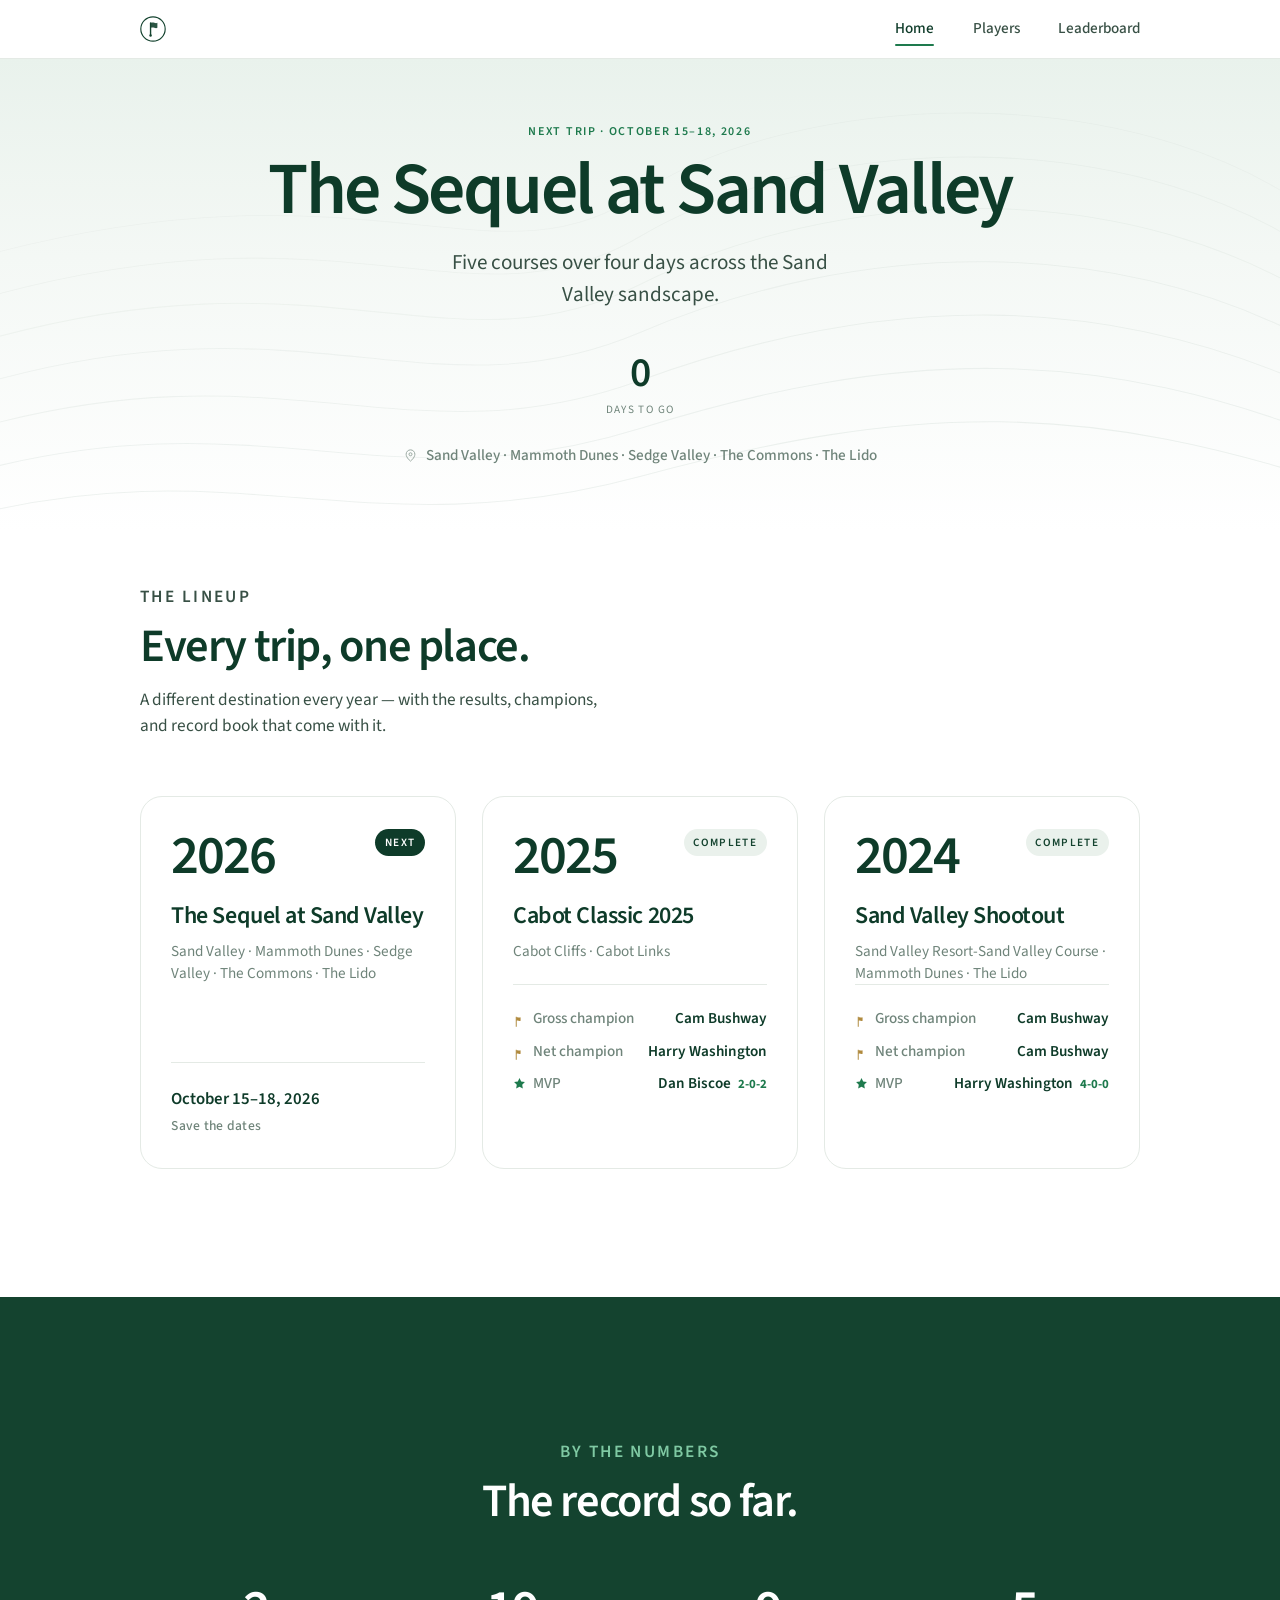
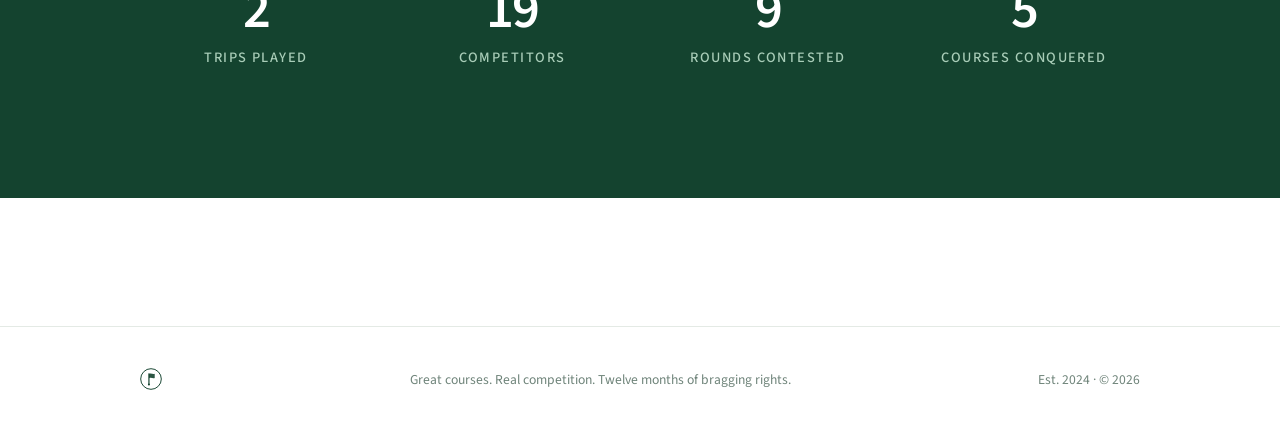
<file: index.html>
<!DOCTYPE html>
<html lang="en">
<head>
  <meta charset="UTF-8" />
  <meta name="viewport" content="width=device-width, initial-scale=1" />
  <title>Golf Trip Records</title>
  <meta name="description" content="An annual guys golf trip: the lineup, the players, and the all-time record book." />
  <meta name="theme-color" content="#ffffff" />
  <link rel="icon" type="image/svg+xml" href="[data-uri]" />
  <link rel="preconnect" href="https://fonts.googleapis.com" />
  <link rel="preconnect" href="https://fonts.gstatic.com" crossorigin />
  <link href="https://fonts.googleapis.com/css2?family=Source+Sans+3:ital,wght@0,400;0,500;0,600;0,700&display=swap" rel="stylesheet" />
  <style>
/* =========================================================================
   Golf Trip Records — Jobs-era Apple homage
   Light ground, deep pine ink, single Myriad-descended sans (Source Sans 3).
   ========================================================================= */

/* ---- Tokens ---- */
:root {
  --bg:          #ffffff;
  --bg-alt:      #f3f6f3;
  --ink:         #0e3b29;   /* deep pine — headings, brand */
  --ink-soft:    #38504590; /* transparent for layering */
  --ink-body:    #385045;   /* secondary text */
  --muted:       #6f847a;   /* captions, labels */
  --line:        #e4eae5;   /* hairlines */
  --line-strong: #cfd9d1;
  --green:       #14432f;
  --green-brt:   #1e7a4d;   /* interactive accent, used sparingly */
  --green-wash:  #eaf1ec;
  --white:       #ffffff;
  --gold:        #b08a3e;   /* champion marker, quiet */

  --maxw: 1080px;
  --pad:  clamp(1.25rem, 5vw, 2.5rem);
  --sect: clamp(4.5rem, 10vw, 8.5rem);

  --r-sm: 10px;
  --r-md: 16px;
  --r-lg: 22px;

  --ease: cubic-bezier(0.22, 1, 0.36, 1);
}

/* ---- Reset ---- */
*, *::before, *::after { box-sizing: border-box; margin: 0; padding: 0; }
html { -webkit-text-size-adjust: 100%; scroll-behavior: smooth; }
@media (prefers-reduced-motion: reduce) {
  html { scroll-behavior: auto; }
  *, *::before, *::after { animation-duration: 0.01ms !important; transition-duration: 0.01ms !important; }
}

body {
  font-family: "Source Sans 3", -apple-system, BlinkMacSystemFont, "Segoe UI", Helvetica, Arial, sans-serif;
  background: var(--bg);
  color: var(--ink-body);
  font-size: 17px;
  line-height: 1.55;
  font-weight: 400;
  -webkit-font-smoothing: antialiased;
  text-rendering: optimizeLegibility;
  font-variant-numeric: tabular-nums;
}

h1, h2, h3, h4 { color: var(--ink); font-weight: 600; line-height: 1.08; letter-spacing: -0.02em; }
a { color: inherit; text-decoration: none; }

.wrap { max-width: var(--maxw); margin: 0 auto; padding-inline: var(--pad); }
.wrap-wide { max-width: 1220px; margin: 0 auto; padding-inline: var(--pad); }

.eyebrow {
  font-size: 0.75rem; font-weight: 600; letter-spacing: 0.14em;
  text-transform: uppercase; color: var(--green-brt);
}

/* ---- Nav ---- */
.nav {
  position: sticky; top: 0; z-index: 100;
  background: rgba(255,255,255,0.82);
  backdrop-filter: saturate(180%) blur(18px);
  -webkit-backdrop-filter: saturate(180%) blur(18px);
  border-bottom: 1px solid var(--line);
}
.nav-inner {
  max-width: var(--maxw); margin: 0 auto; padding-inline: var(--pad);
  height: 58px; display: flex; align-items: center; justify-content: space-between;
}
.brand { display: flex; align-items: center; gap: 0.6rem; }
.brand svg { display: block; width: 26px; height: 26px; }
.brand .brand-name {
  font-weight: 600; color: var(--ink); font-size: 1.02rem; letter-spacing: -0.01em;
}
.nav-links { display: flex; gap: clamp(1.1rem, 4vw, 2.4rem); align-items: center; }
.nav-links a {
  font-size: 0.95rem; font-weight: 500; color: var(--ink-body);
  position: relative; padding: 4px 0; transition: color 0.25s var(--ease);
}
.nav-links a:hover { color: var(--ink); }
.nav-links a.active { color: var(--ink); }
.nav-links a.active::after {
  content: ""; position: absolute; left: 0; right: 0; bottom: -1px; height: 2px;
  background: var(--green-brt); border-radius: 2px;
}

/* ---- Hero ---- */
.hero { position: relative; overflow: hidden; background: linear-gradient(180deg, #e9f2ec 0%, #f4f8f5 42%, #ffffff 100%); }
.hero-contours {
  position: absolute; inset: 0; width: 100%; height: 100%;
  pointer-events: none; opacity: 0.65;
}
.hero-inner {
  position: relative; z-index: 1;
  max-width: var(--maxw); margin: 0 auto; padding-inline: var(--pad);
  padding-block: clamp(2.25rem, 5vw, 4rem);
  text-align: center;
}
.hero h1 {
  font-size: clamp(2.4rem, 6.4vw, 4.6rem);
  letter-spacing: -0.035em; line-height: 0.98;
  color: var(--ink); margin-top: 0.8rem;
}
.hero .sub {
  font-size: clamp(1.02rem, 2vw, 1.32rem); color: var(--ink-body);
  max-width: 40ch; margin: 1.2rem auto 0; font-weight: 400;
}
/* Compact hero for interior pages (players, leaderboard) */
.hero--compact .hero-inner { padding-block: clamp(2rem, 4vw, 3.25rem); }
.hero--compact h1 { font-size: clamp(2.1rem, 5vw, 3.5rem); }
.hero .meta {
  margin-top: 1.6rem; display: flex; flex-wrap: wrap; gap: 0.5rem 1.2rem;
  justify-content: center; color: var(--muted); font-size: 0.95rem; font-weight: 500;
}
.hero .meta span { display: inline-flex; align-items: center; gap: 0.45rem; }
.hero .meta svg { width: 15px; height: 15px; opacity: 0.7; flex: none; }

/* countdown */
.countdown {
  margin-top: 2.6rem; display: flex; justify-content: center; gap: clamp(0.8rem, 3vw, 2rem);
}
.countdown .unit { text-align: center; min-width: 52px; }
.countdown .num {
  font-size: clamp(1.8rem, 4vw, 2.6rem); font-weight: 600; color: var(--ink);
  letter-spacing: -0.03em; line-height: 1;
}
.countdown .lbl {
  font-size: 0.7rem; text-transform: uppercase; letter-spacing: 0.12em;
  color: var(--muted); margin-top: 0.4rem;
}

/* ---- Sections ---- */
.section { padding-block: var(--sect); }
.section.alt { background: var(--bg-alt); }
.section.dark { background: var(--green); }
.section.dark .eyebrow { color: #7fc9a3; }
.section.dark h2 { color: #ffffff; }
.section.dark .statband .n { color: #ffffff; }
.section.dark .statband .l { color: #a9cdb8; }
.section.pt-tight { padding-top: clamp(1.5rem, 3vw, 2.5rem); }
.section-head { max-width: 60ch; margin-bottom: clamp(2.5rem, 5vw, 3.5rem); }
.section-head.center { margin-inline: auto; text-align: center; }
.section-head h2 { font-size: clamp(1.9rem, 4vw, 2.9rem); letter-spacing: -0.03em; margin-top: 0.7rem; }
.section-head p { margin-top: 0.9rem; color: var(--ink-body); font-size: 1.08rem; }

/* ---- Lineup (trip cards) ---- */
.lineup { display: grid; gap: clamp(1rem, 2.5vw, 1.6rem); grid-template-columns: repeat(auto-fit, minmax(280px, 1fr)); }
.trip-card {
  position: relative; background: var(--white); border: 1px solid var(--line);
  border-radius: var(--r-lg); padding: 2rem 1.9rem; overflow: hidden;
  transition: transform 0.4s var(--ease), box-shadow 0.4s var(--ease), border-color 0.4s var(--ease);
  display: flex; flex-direction: column; min-height: 320px;
}
.trip-card:hover {
  transform: translateY(-4px);
  box-shadow: 0 18px 50px -24px rgba(14,59,41,0.35);
  border-color: var(--line-strong);
}
.trip-card .year {
  font-size: 3.4rem; font-weight: 600; color: var(--ink); letter-spacing: -0.04em; line-height: 1;
}
.trip-card .status {
  font-size: 0.7rem; text-transform: uppercase; letter-spacing: 0.12em; font-weight: 600;
  padding: 0.3rem 0.6rem; border-radius: 100px; align-self: flex-start;
}
.trip-card .status.done { background: var(--green-wash); color: var(--green); }
.trip-card .status.next { background: var(--ink); color: var(--white); }
.trip-card .tc-head { display: flex; justify-content: space-between; align-items: flex-start; gap: 1rem; }
.trip-card h3 { font-size: 1.5rem; margin-top: 1.2rem; letter-spacing: -0.02em; }
.trip-card .courses {
  margin-top: 0.7rem; color: var(--muted); font-size: 0.95rem; line-height: 1.45;
}
.trip-card .champs { margin-top: auto; padding-top: 1.4rem; border-top: 1px solid var(--line); display: grid; gap: 0.55rem; }
.trip-card .champ-row { display: flex; align-items: center; justify-content: space-between; gap: 0.5rem; font-size: 0.95rem; }
.trip-card .champ-row .k { color: var(--muted); font-weight: 500; display: inline-flex; align-items: center; gap: 0.4rem; }
.trip-card .champ-row .v { color: var(--ink); font-weight: 600; }
.trip-card .champ-row .flag { width: 13px; height: 13px; color: var(--gold); }
.trip-card .champ-row .star { display: inline-flex; width: 13px; height: 13px; color: var(--green-brt); }
.trip-card .champ-row .star svg { width: 13px; height: 13px; }
.trip-card .champ-row .rec {
  color: var(--green-brt); font-weight: 700; font-size: 0.8rem;
  font-variant-numeric: tabular-nums; margin-left: 0.25rem;
}
.trip-card .when { margin-top: auto; padding-top: 1.4rem; border-top: 1px solid var(--line); color: var(--ink); font-weight: 600; font-size: 1.05rem; }
.trip-card .when small { display: block; color: var(--muted); font-weight: 500; font-size: 0.85rem; margin-top: 0.2rem; letter-spacing: 0.02em; }

/* ---- Stat band ---- */
.statband { display: grid; grid-template-columns: repeat(auto-fit, minmax(150px, 1fr)); gap: 1.5rem; text-align: center; }
.statband .stat .n { font-size: clamp(2.4rem, 5vw, 3.4rem); font-weight: 600; color: var(--ink); letter-spacing: -0.04em; line-height: 1; }
.statband .stat .l { margin-top: 0.6rem; color: var(--muted); font-size: 0.9rem; text-transform: uppercase; letter-spacing: 0.1em; font-weight: 500; }

/* ---- Players grid ---- */
.players-grid { display: grid; gap: clamp(0.9rem, 2vw, 1.3rem); grid-template-columns: repeat(auto-fill, minmax(250px, 1fr)); }
.player-card {
  background: var(--white); border: 1px solid var(--line); border-radius: var(--r-md);
  padding: 1.5rem 1.5rem 1.35rem; transition: transform 0.35s var(--ease), box-shadow 0.35s var(--ease), border-color 0.35s var(--ease);
}
.player-card:hover { transform: translateY(-3px); box-shadow: 0 14px 40px -22px rgba(14,59,41,0.32); border-color: var(--line-strong); }
.player-card .pc-top { display: flex; align-items: center; gap: 0.85rem; }
.player-card .avatar {
  width: 42px; height: 42px; border-radius: 50%; flex: none;
  background: var(--green-wash); color: var(--green);
  display: grid; place-items: center; font-weight: 600; font-size: 0.95rem; letter-spacing: -0.01em;
}
.player-card .avatar.rookie { background: var(--bg-alt); color: var(--muted); }
.player-card h3 { font-size: 1.12rem; letter-spacing: -0.02em; }
.player-card .pc-sub { color: var(--muted); font-size: 0.82rem; font-weight: 500; margin-top: 0.1rem; }
.player-card .pc-stats { margin-top: 1.15rem; display: grid; grid-template-columns: 1fr 1fr; gap: 0.85rem 1rem; }
.player-card .pc-stat .v { font-size: 1.15rem; font-weight: 600; color: var(--ink); letter-spacing: -0.02em; }
.player-card .pc-stat .k { font-size: 0.72rem; color: var(--muted); text-transform: uppercase; letter-spacing: 0.08em; margin-top: 0.15rem; font-weight: 500; }
.player-card .pc-foot { margin-top: 1.15rem; padding-top: 0.95rem; border-top: 1px solid var(--line); display: flex; justify-content: space-between; align-items: center; }
.player-card .pc-foot .k { font-size: 0.78rem; color: var(--muted); font-weight: 500; }
.player-card .pc-foot .rc { font-weight: 600; color: var(--ink); font-variant-numeric: tabular-nums; }

/* ---- Leaderboard table ---- */
.lb-scroll { overflow-x: auto; border: 1px solid var(--line); border-radius: var(--r-md); background: var(--white); }
table.lb { width: 100%; border-collapse: collapse; font-variant-numeric: tabular-nums; min-width: 1040px; }
table.lb thead th {
  position: sticky; top: 0; background: var(--white);
  text-align: right; font-size: 0.72rem; font-weight: 600; color: var(--muted);
  text-transform: uppercase; letter-spacing: 0.06em; line-height: 1.25;
  padding: 0.9rem 0.7rem; border-bottom: 1px solid var(--line-strong);
  cursor: pointer; user-select: none; vertical-align: bottom; transition: color 0.2s var(--ease);
}
table.lb thead th:not(.player-col) { max-width: 5.5rem; }
table.lb thead th:hover { color: var(--ink); }
table.lb thead th.player-col, table.lb tbody td.player-col { text-align: left; }
table.lb thead th .arrow { opacity: 0; margin-left: 0.3rem; font-size: 0.7rem; }
table.lb thead th.sorted .arrow { opacity: 1; color: var(--green-brt); }
table.lb thead th.sorted { color: var(--ink); }
table.lb tbody td { text-align: right; padding: 0.8rem 0.7rem; border-bottom: 1px solid var(--line); font-size: 0.96rem; color: var(--ink-body); white-space: nowrap; }
table.lb tbody tr:last-child td { border-bottom: none; }
table.lb tbody tr { transition: background 0.15s var(--ease); }
table.lb tbody tr:hover { background: var(--bg-alt); }
table.lb td.player-col { font-weight: 600; color: var(--ink); }
table.lb .rank { color: var(--muted); font-weight: 600; width: 2.4rem; text-align: right; padding-right: 0.4rem; }
table.lb .medal { color: var(--gold); }
table.lb td .pos { display: inline-block; }
table.lb td.dim { color: var(--line-strong); }
.lb-note { margin-top: 1rem; color: var(--muted); font-size: 0.85rem; }

/* ---- Award icons ---- */
.awards { display: inline-flex; align-items: center; gap: 0.3rem; margin-left: 0.45rem; vertical-align: middle; }
.award { display: inline-flex; align-items: center; gap: 1px; }
.award svg { width: 15px; height: 15px; display: block; }
.award .cnt { font-size: 0.7rem; font-weight: 700; line-height: 1; }
.award.trophy { color: var(--gold); }
.award.mvp { color: var(--green-brt); }
table.lb .awards { margin-left: 0.35rem; }
.award-legend { display: inline-flex; flex-wrap: wrap; gap: 1.1rem; margin-top: 0.9rem; color: var(--muted); font-size: 0.82rem; }
.award-legend .item { display: inline-flex; align-items: center; gap: 0.4rem; }
.award-legend svg { width: 15px; height: 15px; }
.award-legend .trophy { color: var(--gold); }
.award-legend .mvp { color: var(--green-brt); }

/* ---- Trip cards as links ---- */
.trip-card--link { text-decoration: none; color: inherit; cursor: pointer; }
.trip-card .tc-cta {
  margin-top: 1.1rem; color: var(--green-brt); font-weight: 600; font-size: 0.92rem;
  opacity: 0; transform: translateX(-4px); transition: opacity 0.3s var(--ease), transform 0.3s var(--ease);
}
.trip-card--link:hover .tc-cta { opacity: 1; transform: none; }

/* ---- Trip detail page ---- */
.back-link {
  display: inline-flex; align-items: center; gap: 0.35rem; color: var(--green-brt);
  font-weight: 600; font-size: 0.92rem; margin-bottom: 1rem;
  transition: gap 0.25s var(--ease);
}
.back-link:hover { gap: 0.6rem; }
.trip-hero .hero-inner { text-align: center; }
.trip-hero .back-link { position: absolute; left: var(--pad); top: 1.1rem; margin: 0; }

.trip-summary {
  display: grid; grid-template-columns: repeat(auto-fit, minmax(180px, 1fr));
  gap: 1rem; margin-bottom: 2rem;
}
.tsum-card { background: var(--white); border: 1px solid var(--line); border-radius: var(--r-md); padding: 1.1rem 1.25rem; }
.tsum-label { font-size: 0.72rem; text-transform: uppercase; letter-spacing: 0.09em; color: var(--muted); font-weight: 600; }
.tsum-value { font-size: 1.3rem; font-weight: 600; color: var(--ink); letter-spacing: -0.02em; margin-top: 0.35rem; }
.tsum-sub { font-size: 0.82rem; color: var(--muted); margin-top: 0.3rem; font-variant-numeric: tabular-nums; }

/* segmented control */
.seg { display: inline-flex; background: var(--bg-alt); border: 1px solid var(--line); border-radius: 100px; padding: 3px; margin-bottom: 1.2rem; }
.seg-btn {
  border: 0; background: transparent; color: var(--ink-body); font: inherit; font-weight: 600;
  font-size: 0.9rem; padding: 0.4rem 1.3rem; border-radius: 100px; cursor: pointer;
  transition: background 0.2s var(--ease), color 0.2s var(--ease);
}
.seg-btn.on { background: var(--green); color: #fff; }

table.trip-lb thead th .rc-course {
  display: block; font-size: 0.6rem; font-weight: 500; color: var(--line-strong);
  text-transform: none; letter-spacing: 0; margin-top: 2px; white-space: nowrap;
}
table.trip-lb td.tot { font-weight: 600; color: var(--ink); }
table.trip-lb { min-width: 720px; }

/* ---- Footer ---- */
.footer { border-top: 1px solid var(--line); padding-block: 2.6rem; margin-top: var(--sect); }
.footer-inner { max-width: var(--maxw); margin: 0 auto; padding-inline: var(--pad); display: flex; align-items: center; justify-content: space-between; gap: 1rem; flex-wrap: wrap; }
.footer .brand svg { width: 22px; height: 22px; }
.footer p { color: var(--muted); font-size: 0.85rem; }

/* ---- Reveal animation ---- */
.reveal { opacity: 0; transform: translateY(18px); transition: opacity 0.7s var(--ease), transform 0.7s var(--ease); }
.reveal.in { opacity: 1; transform: none; }

/* ---- Loading / empty ---- */
.loading { color: var(--muted); text-align: center; padding: 3rem 0; font-size: 0.95rem; }

/* ---- Responsive ---- */
@media (max-width: 720px) {
  body { font-size: 16px; }
  .brand .brand-name { display: none; }
  .trip-card { min-height: auto; }
  .player-card .pc-stats { grid-template-columns: 1fr 1fr; }
}
@media (max-width: 460px) {
  .nav-links { gap: 1.05rem; }
  .nav-links a { font-size: 0.9rem; }
}

  </style>
</head>
<body>
  <div id="nav"></div>
  <main id="app"><div class="loading">Loading…</div></main>
  <div id="footer"></div>

  <script>
    window.__DATA = {"tournaments": [{"id": "sand-valley-shootout-2024", "name": "Sand Valley Shootout", "year": 2024, "date": "2024-05-04", "dateDisplay": "May 4, 2024", "courses": ["Sand Valley Resort-Sand Valley Course", "Mammoth Dunes", "The Lido"], "numRounds": 4, "players": [{"name": "Paul Akrouche", "handicap": 22.3, "role": "Player"}, {"name": "Todd Bushway", "handicap": 2.9, "role": "Player"}, {"name": "Derek Roschlein", "handicap": 9.1, "role": "Admin"}, {"name": "Conor O'Brien", "handicap": 12.2, "role": "Player"}, {"name": "Harry Washington", "handicap": 11.4, "role": "Owner"}, {"name": "Jason Weber", "handicap": 12.2, "role": "Player"}, {"name": "Edward Washington", "handicap": 13.3, "role": "Player"}, {"name": "Fred Akrouche", "handicap": 23.6, "role": "Player"}, {"name": "Devin Greaney", "handicap": 3.1, "role": "Player"}, {"name": "Tom Caruso", "handicap": 14.3, "role": "Player"}, {"name": "Cam Bushway", "handicap": 2.8, "role": "Player"}, {"name": "Joe Akrouche", "handicap": 11.8, "role": "Player"}], "leaderboard": {"gross": [{"player": "Cam Bushway", "rounds": ["+4", "-3", "+4", "+2"], "total": "+7"}, {"player": "Todd Bushway", "rounds": ["+6", "+2", "+3", "+3"], "total": "+14"}, {"player": "Devin Greaney", "rounds": ["+14", "+6", "+7", "+5"], "total": "+32"}, {"player": "Derek Roschlein", "rounds": ["+9", "+9", "+11", "+15"], "total": "+44"}, {"player": "Harry Washington", "rounds": ["+15", "+11", "+13", "+12"], "total": "+51"}, {"player": "Conor O'Brien", "rounds": ["+15", "+11", "+14", "+19"], "total": "+59"}, {"player": "Joe Akrouche", "rounds": ["+11", "+14", "+13", "+25"], "total": "+63"}, {"player": "Edward Washington", "rounds": ["+24", "+17", "+17", "+11"], "total": "+69"}, {"player": "Jason Weber", "rounds": ["+22", "+14", "+22", "+24"], "total": "+82"}, {"player": "Tom Caruso", "rounds": ["+24", "+16", "+23", "+24"], "total": "+87"}, {"player": "Paul Akrouche", "rounds": ["+30", "+27", "+25", "+17"], "total": "+99"}, {"player": "Fred Akrouche", "rounds": ["+36", "+28", "+37", "+18"], "total": "+119"}], "net": [{"player": "Cam Bushway", "rounds": ["+2", "-4", "+1", "+1"], "total": "E"}, {"player": "Todd Bushway", "rounds": ["+4", "+1", "E", "+2"], "total": "+7"}, {"player": "Harry Washington", "rounds": ["+4", "+2", "E", "+3"], "total": "+9"}, {"player": "Derek Roschlein", "rounds": ["E", "+2", "E", "+8"], "total": "+10"}, {"player": "Paul Akrouche", "rounds": ["+7", "+7", "-1", "-3"], "total": "+10"}, {"player": "Conor O'Brien", "rounds": ["+3", "+1", "E", "+9"], "total": "+13"}, {"player": "Edward Washington", "rounds": ["+11", "+6", "+2", "E"], "total": "+19"}, {"player": "Joe Akrouche", "rounds": ["-1", "+5", "-1", "+16"], "total": "+19"}, {"player": "Devin Greaney", "rounds": ["+11", "+5", "+3", "+4"], "total": "+23"}, {"player": "Fred Akrouche", "rounds": ["+12", "+7", "+10", "-3"], "total": "+26"}, {"player": "Tom Caruso", "rounds": ["+10", "+4", "+7", "+12"], "total": "+33"}, {"player": "Jason Weber", "rounds": ["+10", "+4", "+8", "+14"], "total": "+36"}]}, "ryderCup": {"teams": [{"team": "Team Todd", "total": "9.5", "players": [{"player": "Todd Bushway", "points_by_round": ["0", "1", "1", "0"]}, {"player": "Conor O'Brien", "points_by_round": ["1", "0", "0.5", "1"]}, {"player": "Edward Washington", "points_by_round": ["1", "0.5", "1", "1"]}, {"player": "Fred Akrouche", "points_by_round": ["0", "0.5", "0.5", "0.5"]}, {"player": "Harry Washington", "points_by_round": ["1", "1", "1", "1"]}, {"player": "Jason Weber", "points_by_round": ["1", "0", "1", "0"]}]}, {"team": "Team Cam", "total": "5.5", "players": [{"player": "Cam Bushway", "points_by_round": ["1", "1", "0", "1"]}, {"player": "Derek Roschlein", "points_by_round": ["0", "0.5", "0", "0"]}, {"player": "Devin Greaney", "points_by_round": ["0", "0", "0", "1"]}, {"player": "Joe Akrouche", "points_by_round": ["1", "1", "0.5", "0"]}, {"player": "Paul Akrouche", "points_by_round": ["0", "0.5", "0.5", "0.5"]}, {"player": "Tom Caruso", "points_by_round": ["0", "0", "0", "0"]}]}]}, "bestBall": null, "skins": null, "roundsActual": [{"course": "Sand Valley Resort-Sand Valley Course", "par": 72, "scores": {"Derek Roschlein": 81, "Tom Caruso": 96, "Conor O'Brien": 87, "Jason Weber": 94, "Devin Greaney": 86, "Paul Akrouche": 102, "Harry Washington": 87, "Edward Washington": 96, "Joe Akrouche": 83, "Cam Bushway": 76, "Fred Akrouche": 108, "Todd Bushway": 78}, "scoresNet": {"Cam Bushway": 74, "Todd Bushway": 76, "Harry Washington": 76, "Derek Roschlein": 72, "Paul Akrouche": 79, "Conor O'Brien": 75, "Edward Washington": 83, "Joe Akrouche": 71, "Devin Greaney": 83, "Fred Akrouche": 84, "Tom Caruso": 82, "Jason Weber": 82}}, {"course": "Mammoth Dunes", "par": 73, "scores": {"Todd Bushway": 75, "Harry Washington": 84, "Tom Caruso": 89, "Devin Greaney": 79, "Conor O'Brien": 84, "Jason Weber": 87, "Cam Bushway": 70, "Joe Akrouche": 87, "Fred Akrouche": 101, "Edward Washington": 90, "Paul Akrouche": 100, "Derek Roschlein": 82}, "scoresNet": {"Cam Bushway": 69, "Todd Bushway": 74, "Harry Washington": 75, "Derek Roschlein": 75, "Paul Akrouche": 80, "Conor O'Brien": 74, "Edward Washington": 79, "Joe Akrouche": 78, "Devin Greaney": 78, "Fred Akrouche": 80, "Tom Caruso": 77, "Jason Weber": 77}}, {"course": "The Lido", "par": 72, "scores": {"Harry Washington": 85, "Todd Bushway": 75, "Derek Roschlein": 83, "Cam Bushway": 76, "Edward Washington": 89, "Jason Weber": 94, "Tom Caruso": 95, "Devin Greaney": 79, "Conor O'Brien": 86, "Fred Akrouche": 109, "Joe Akrouche": 85, "Paul Akrouche": 97}, "scoresNet": {"Cam Bushway": 73, "Todd Bushway": 72, "Harry Washington": 72, "Derek Roschlein": 72, "Paul Akrouche": 71, "Conor O'Brien": 72, "Edward Washington": 74, "Joe Akrouche": 71, "Devin Greaney": 75, "Fred Akrouche": 82, "Tom Caruso": 79, "Jason Weber": 80}}, {"course": "Mammoth Dunes", "par": 73, "scores": {"Harry Washington": 85, "Fred Akrouche": 91, "Joe Akrouche": 98, "Paul Akrouche": 90, "Edward Washington": 84, "Jason Weber": 97, "Derek Roschlein": 88, "Devin Greaney": 78, "Conor O'Brien": 92, "Todd Bushway": 76, "Cam Bushway": 75, "Tom Caruso": 97}, "scoresNet": {"Cam Bushway": 74, "Todd Bushway": 75, "Harry Washington": 76, "Derek Roschlein": 81, "Paul Akrouche": 70, "Conor O'Brien": 82, "Edward Washington": 73, "Joe Akrouche": 89, "Devin Greaney": 77, "Fred Akrouche": 70, "Tom Caruso": 85, "Jason Weber": 87}}]}, {"id": "cabot-classic-2025-2025", "name": "Cabot Classic 2025", "year": 2025, "date": "2025-10-02", "dateDisplay": "Oct 2, 2025", "courses": ["Cabot Cliffs", "Cabot Links"], "numRounds": 5, "players": [{"name": "Tim Watson", "handicap": 10.7, "role": "Player"}, {"name": "Joe Akrouche", "handicap": 12.1, "role": "Player"}, {"name": "Harry Washington", "handicap": 8.2, "role": "Owner"}, {"name": "Michael Edwards", "handicap": 15.2, "role": "Player"}, {"name": "Conor O'Brien", "handicap": 9.9, "role": "Player"}, {"name": "Derek Roschlein", "handicap": 8.2, "role": "Admin"}, {"name": "Fred Akrouche", "handicap": 20.8, "role": "Player"}, {"name": "Edward Washington", "handicap": 10.0, "role": "Player"}, {"name": "Cam Bushway", "handicap": 2.9, "role": "Player"}, {"name": "Tom Caruso", "handicap": 13.6, "role": "Player"}, {"name": "Dan Sullivan", "handicap": 17.5, "role": "Player"}, {"name": "John Berger", "handicap": 25.0, "role": "Player"}, {"name": "James O'Brien", "handicap": 17.5, "role": "Player"}, {"name": "Louis Massard", "handicap": 12.9, "role": "Player"}, {"name": "Todd Bushway", "handicap": 2.8, "role": "Player"}, {"name": "Dan Biscoe", "handicap": 5.4, "role": "Player"}], "leaderboard": {"gross": [{"player": "Cam Bushway", "rounds": ["+6", "+9", "+4", "+8", ""], "total": "+27"}, {"player": "Dan Biscoe", "rounds": ["+14", "+6", "+9", "+8", ""], "total": "+37"}, {"player": "Harry Washington", "rounds": ["+12", "+7", "+8", "+16", ""], "total": "+43"}, {"player": "Todd Bushway", "rounds": ["+14", "+8", "+15", "+13", ""], "total": "+50"}, {"player": "Derek Roschlein", "rounds": ["+13", "+7", "+15", "+16", ""], "total": "+51"}, {"player": "Tim Watson", "rounds": ["+19", "+8", "+12", "+18", ""], "total": "+57"}, {"player": "Conor O'Brien", "rounds": ["+15", "+19", "+18", "+13", ""], "total": "+65"}, {"player": "Joe Akrouche", "rounds": ["+19", "+19", "+18", "+14", ""], "total": "+70"}, {"player": "Edward Washington", "rounds": ["+25", "+18", "+16", "+19", ""], "total": "+78"}, {"player": "Michael Edwards", "rounds": ["+19", "+20", "+22", "+19", ""], "total": "+80"}, {"player": "Louis Massard", "rounds": ["+28", "+17", "+21", "+20", ""], "total": "+86"}, {"player": "Tom Caruso", "rounds": ["+22", "+22", "+17", "+25", ""], "total": "+86"}, {"player": "James O'Brien", "rounds": ["+24", "+22", "+26", "+26", ""], "total": "+98"}, {"player": "Dan Sullivan", "rounds": ["+26", "+29", "+22", "+22", ""], "total": "+99"}, {"player": "Fred Akrouche", "rounds": ["+34", "+28", "+31", "+29", ""], "total": "+122"}, {"player": "John Berger", "rounds": ["+27", "+30", "+39", "+36", ""], "total": "+132"}], "net": [{"player": "Harry Washington", "rounds": ["+3", "-2", "-1", "+7", ""], "total": "+7"}, {"player": "Tim Watson", "rounds": ["+8", "-4", "E", "+7", ""], "total": "+11"}, {"player": "Cam Bushway", "rounds": ["+2", "+6", "+1", "+4", ""], "total": "+13"}, {"player": "Dan Biscoe", "rounds": ["+8", "E", "+3", "+2", ""], "total": "+13"}, {"player": "Michael Edwards", "rounds": ["+3", "+3", "+5", "+3", ""], "total": "+14"}, {"player": "Derek Roschlein", "rounds": ["+4", "-2", "+6", "+7", ""], "total": "+15"}, {"player": "Joe Akrouche", "rounds": ["+6", "+6", "+5", "+1", ""], "total": "+18"}, {"player": "Conor O'Brien", "rounds": ["+4", "+8", "+7", "+2", ""], "total": "+21"}, {"player": "James O'Brien", "rounds": ["+6", "+3", "+7", "+8", ""], "total": "+24"}, {"player": "Dan Sullivan", "rounds": ["+8", "+10", "+3", "+4", ""], "total": "+25"}, {"player": "John Berger", "rounds": ["+1", "+3", "+12", "+10", ""], "total": "+26"}, {"player": "Tom Caruso", "rounds": ["+8", "+7", "+2", "+11", ""], "total": "+28"}, {"player": "Louis Massard", "rounds": ["+14", "+3", "+7", "+6", ""], "total": "+30"}, {"player": "Fred Akrouche", "rounds": ["+12", "+5", "+8", "+7", ""], "total": "+32"}, {"player": "Edward Washington", "rounds": ["+14", "+7", "+5", "+8", ""], "total": "+34"}, {"player": "Todd Bushway", "rounds": ["+10", "+5", "+12", "+9", ""], "total": "+36"}]}, "ryderCup": {"teams": [{"team": "Team Cam", "total": "11.5", "players": [{"player": "Cam Bushway", "points_by_round": ["1", "0", "1", "1", ""]}, {"player": "Harry Washington", "points_by_round": ["0", "1", "1", "0", ""]}, {"player": "Tom Caruso", "points_by_round": ["0", "1", "0.5", "0", ""]}, {"player": "Joe Akrouche", "points_by_round": ["0", "1", "1", "1", ""]}, {"player": "Conor O'Brien", "points_by_round": ["0", "1", "1", "1", ""]}, {"player": "Michael Edwards", "points_by_round": ["1", "0", "0", "0.5", ""]}, {"player": "John Berger", "points_by_round": ["1", "0.5", "0", "0", ""]}, {"player": "Tim Watson", "points_by_round": ["1", "0.5", "0.5", "1", ""]}]}, {"team": "Team Todd", "total": "8.5", "players": [{"player": "Todd Bushway", "points_by_round": ["1", "1", "0", "0", ""]}, {"player": "Dan Biscoe", "points_by_round": ["1", "0.5", "0.5", "1", ""]}, {"player": "Edward Washington", "points_by_round": ["0", "0", "1", "0", ""]}, {"player": "James O'Brien", "points_by_round": ["1", "1", "0", "0", ""]}, {"player": "Fred Akrouche", "points_by_round": ["0", "0", "0", "0", ""]}, {"player": "Derek Roschlein", "points_by_round": ["1", "0.5", "0", "1", ""]}, {"player": "Louis Massard", "points_by_round": ["0", "0", "1", "0.5", ""]}, {"player": "Dan Sullivan", "points_by_round": ["0", "0", "0.5", "1", ""]}]}]}, "bestBall": null, "skins": [{"player": "Cam Bushway", "rounds": ["8", "", "", "", ""], "total": "8"}, {"player": "Harry Washington", "rounds": ["6", "", "", "", ""], "total": "6"}, {"player": "Joe Akrouche", "rounds": ["4", "", "", "", ""], "total": "4"}], "roundsActual": [{"course": "Cabot Links", "par": 70, "scores": {"Tim Watson": 89, "John Berger": 97, "Louis Massard": 98, "Fred Akrouche": 104, "Dan Biscoe": 84, "Derek Roschlein": 83, "Harry Washington": 82, "Conor O'Brien": 85, "Dan Sullivan": 96, "Edward Washington": 95, "Cam Bushway": 76, "Michael Edwards": 89, "Todd Bushway": 84, "James O'Brien": 94, "Tom Caruso": 92, "Joe Akrouche": 89}, "scoresNet": {"Harry Washington": 73, "Tim Watson": 78, "Cam Bushway": 72, "Dan Biscoe": 78, "Michael Edwards": 73, "Derek Roschlein": 74, "Joe Akrouche": 76, "Conor O'Brien": 74, "James O'Brien": 76, "Dan Sullivan": 78, "John Berger": 71, "Tom Caruso": 78, "Louis Massard": 84, "Fred Akrouche": 82, "Edward Washington": 84, "Todd Bushway": 80}}, {"course": "Cabot Cliffs", "par": 72, "scores": {"Harry Washington": 79, "Conor O'Brien": 91, "Louis Massard": 89, "Fred Akrouche": 100, "John Berger": 102, "Tim Watson": 80, "Derek Roschlein": 79, "Dan Biscoe": 78, "Cam Bushway": 81, "Michael Edwards": 92, "James O'Brien": 94, "Todd Bushway": 80, "Joe Akrouche": 91, "Tom Caruso": 94, "Edward Washington": 90, "Dan Sullivan": 101}, "scoresNet": {"Harry Washington": 70, "Tim Watson": 68, "Cam Bushway": 78, "Dan Biscoe": 72, "Michael Edwards": 75, "Derek Roschlein": 70, "Joe Akrouche": 78, "Conor O'Brien": 80, "James O'Brien": 75, "Dan Sullivan": 82, "John Berger": 75, "Tom Caruso": 79, "Louis Massard": 75, "Fred Akrouche": 77, "Edward Washington": 79, "Todd Bushway": 77}}, {"course": "Cabot Cliffs", "par": 72, "scores": {"Derek Roschlein": 87, "James O'Brien": 98, "Harry Washington": 80, "Joe Akrouche": 90, "Dan Biscoe": 81, "Dan Sullivan": 94, "Tim Watson": 84, "Tom Caruso": 89, "Edward Washington": 88, "John Berger": 111, "Louis Massard": 93, "Michael Edwards": 94, "Todd Bushway": 87, "Conor O'Brien": 90, "Fred Akrouche": 103, "Cam Bushway": 76}, "scoresNet": {"Harry Washington": 71, "Tim Watson": 72, "Cam Bushway": 73, "Dan Biscoe": 75, "Michael Edwards": 77, "Derek Roschlein": 78, "Joe Akrouche": 77, "Conor O'Brien": 79, "James O'Brien": 79, "Dan Sullivan": 75, "John Berger": 84, "Tom Caruso": 74, "Louis Massard": 79, "Fred Akrouche": 80, "Edward Washington": 77, "Todd Bushway": 84}}, {"course": "Cabot Links", "par": 70, "scores": {"Joe Akrouche": 84, "Fred Akrouche": 99, "Conor O'Brien": 83, "James O'Brien": 96, "Todd Bushway": 83, "Derek Roschlein": 86, "Harry Washington": 86, "Cam Bushway": 78, "John Berger": 106, "Dan Sullivan": 92, "Louis Massard": 90, "Michael Edwards": 89, "Tim Watson": 88, "Edward Washington": 89, "Tom Caruso": 95, "Dan Biscoe": 78}, "scoresNet": {"Harry Washington": 77, "Tim Watson": 77, "Cam Bushway": 74, "Dan Biscoe": 72, "Michael Edwards": 73, "Derek Roschlein": 77, "Joe Akrouche": 71, "Conor O'Brien": 72, "James O'Brien": 78, "Dan Sullivan": 74, "John Berger": 80, "Tom Caruso": 81, "Louis Massard": 76, "Fred Akrouche": 77, "Edward Washington": 78, "Todd Bushway": 79}}]}], "upcoming": {"_comment": "Upcoming (not-yet-played) trips. Move a trip into tournaments.json once it has results.", "trips": [{"id": "sand-valley-2026", "name": "The Sequel at Sand Valley", "year": 2026, "date": "2026-10-15", "dateDisplay": "October 15\u201318, 2026", "courses": ["Sand Valley", "Mammoth Dunes", "Sedge Valley", "The Commons", "The Lido"], "upcoming": true}]}, "players": {"_comment": "Official crew records. ryderCup is W-L-T (win=1, loss=0, tie=0.5). trophies = number of trip trophies, mvp = number of MVP awards. Players with no tournament appearances can be listed here too.", "players": [{"name": "Harry Washington", "ryderCup": "6-2-0", "trophies": 1, "mvp": 1}, {"name": "Conor O'Brien", "ryderCup": "5-3-0", "trophies": 1}, {"name": "Joe Akrouche", "ryderCup": "5-3-0"}, {"name": "Cam Bushway", "ryderCup": "5-2-1"}, {"name": "Edward Washington", "ryderCup": "5-1-2", "trophies": 2}, {"name": "Todd Bushway", "ryderCup": "4-4-0", "trophies": 2}, {"name": "Derek Roschlein", "ryderCup": "2-4-2", "trophies": 1}, {"name": "Louis Massard", "ryderCup": "2-2-0", "trophies": 1}, {"name": "James O'Brien", "ryderCup": "2-2-0", "trophies": 1}, {"name": "Jason Weber", "ryderCup": "2-2-0", "trophies": 1}, {"name": "Dan Biscoe", "ryderCup": "2-0-2", "trophies": 1, "mvp": 1}, {"name": "Tim Watson", "ryderCup": "2-0-2"}, {"name": "Dan Sullivan", "ryderCup": "2-0-2", "trophies": 1}, {"name": "Devin Greaney", "ryderCup": "1-3-0"}, {"name": "John Berger", "ryderCup": "1-1-2"}, {"name": "Paul Akrouche", "ryderCup": "1-1-2"}, {"name": "Tom Caruso", "ryderCup": "0-7-1"}, {"name": "Fred Akrouche", "ryderCup": "0-6-2", "trophies": 2}, {"name": "Michael Edwards", "ryderCup": "0-3-1"}, {"name": "Tyler Calos", "ryderCup": "0-0-0"}, {"name": "Mike McGrail", "ryderCup": "0-0-0"}]}, "tripMvps": {"_comment": "MVP for each trip, keyed by year. The record shown on the card is that player's Ryder Cup W-L-T for that trip (computed automatically).", "byYear": {"2024": "Harry Washington", "2025": "Dan Biscoe"}}};
  </script>
  <script>
/* =========================================================================
   Core: data loading, score parsing, stat aggregation.
   Shared by every page. No dependencies.
   ========================================================================= */

const SITE = {
  // Leave blank until the crew has a name; the nav shows the mark alone.
  name: "",
  tagline: "Great courses. Real competition. Twelve months of bragging rights.",
  est: 2024,
};

/* ---- Data loading ---------------------------------------------------- */
// Resolve data paths relative to the site root so pages in any folder work.

async function loadData() {
  return {
    tournaments: (window.__DATA.tournaments || []).slice().sort((a, b) => (a.date || "").localeCompare(b.date || "")),
    upcoming: (window.__DATA.upcoming.trips || []).slice().sort((a, b) => (a.date || "").localeCompare(b.date || "")),
    playersMeta: window.__DATA.players.players || [],
    tripMvps: (window.__DATA.tripMvps && window.__DATA.tripMvps.byYear) || {},
  };
}

// A player's Ryder Cup W-L-T for a single tournament (win=1, tie=0.5, loss=0).
function ryderRecordForTrip(t, name) {
  if (!t || !t.ryderCup) return null;
  for (const team of t.ryderCup.teams) {
    for (const pl of (team.players || [])) {
      if (pl.player === name) {
        let w = 0, l = 0, tie = 0;
        for (const x of (pl.points_by_round || [])) {
          const v = parseFloat(x);
          if (Number.isNaN(v)) continue;
          if (v === 1) w++;
          else if (v === 0) l++;
          else tie++;
        }
        return `${w}-${l}-${tie}`;
      }
    }
  }
  return null;
}

// Ryder Cup team point totals + winner for a tournament.
function ryderSummary(t) {
  if (!t || !t.ryderCup) return null;
  const teams = t.ryderCup.teams.map((team) => {
    let pts = 0;
    for (const pl of (team.players || []))
      for (const x of (pl.points_by_round || [])) {
        const v = parseFloat(x);
        if (!Number.isNaN(v)) pts += v;
      }
    return { name: team.team, points: pts };
  });
  const sorted = [...teams].sort((a, b) => b.points - a.points);
  const tie = sorted.length > 1 && sorted[0].points === sorted[1].points;
  return { teams, winner: tie ? null : sorted[0].name, tie };
}

// Shorten a course name for compact column headers.
function shortCourse(c) {
  if (!c) return "";
  c = c.split("-").pop();
  return c.replace(/ Course$/i, "").replace(/ Resort$/i, "").trim();
}

// Build per-player rows for a single trip: round-by-round actual strokes
// (gross + net), totals, to-par, and Ryder record.
function tripDetail(t) {
  const rounds = t.roundsActual || [];
  const pars = rounds.map((r) => r.par);
  const parTotal = pars.reduce((a, b) => a + (b || 0), 0);
  const names = new Set();
  rounds.forEach((r) => Object.keys(r.scores || {}).forEach((n) => names.add(n)));
  const rows = [];
  for (const name of names) {
    const gross = rounds.map((r) => (r.scores && r.scores[name] != null ? r.scores[name] : null));
    const net = rounds.map((r) => (r.scoresNet && r.scoresNet[name] != null ? r.scoresNet[name] : null));
    const sum = (arr) => arr.filter((x) => x != null).reduce((a, b) => a + b, 0);
    const gTotal = gross.some((x) => x != null) ? sum(gross) : null;
    const nTotal = net.some((x) => x != null) ? sum(net) : null;
    rows.push({
      name, gross, net,
      grossTotal: gTotal, netTotal: nTotal,
      grossToPar: gTotal == null ? null : gTotal - parTotal,
      netToPar: nTotal == null ? null : nTotal - parTotal,
      ryder: ryderRecordForTrip(t, name),
    });
  }
  return { rows, rounds, pars, parTotal };
}

/* ---- Score parsing --------------------------------------------------- */
// "E" -> 0, "+12" -> 12, "-3" -> -3, "" -> null
function parseScore(s) {
  if (s === null || s === undefined) return null;
  s = String(s).trim();
  if (s === "") return null;
  if (s.toUpperCase() === "E") return 0;
  const n = Number(s.replace("+", ""));
  return Number.isNaN(n) ? null : n;
}

// Format a to-par number back to display: 0 -> "E", 12 -> "+12", -3 -> "-3"
function fmtToPar(n, decimals = 0) {
  if (n === null || n === undefined || Number.isNaN(n)) return "\u2014";
  const v = decimals ? Number(n.toFixed(decimals)) : Math.round(n);
  if (v === 0) return "E";
  return v > 0 ? `+${v}` : `${v}`;
}

function ordinal(n) {
  if (n === null || n === undefined) return "\u2014";
  const s = ["th", "st", "nd", "rd"], v = n % 100;
  return n + (s[(v - 20) % 10] || s[v] || s[0]);
}

function initials(name) {
  return name.split(/\s+/).map((p) => p[0]).slice(0, 2).join("").toUpperCase();
}

/* ---- Rankings within a single tournament ----------------------------- */
// Returns Map<player, {score, rank}> using standard competition ranking.
function rankBoard(entries) {
  const scored = entries
    .map((e) => ({ player: e.player, score: parseScore(e.total) }))
    .filter((e) => e.score !== null)
    .sort((a, b) => a.score - b.score);
  const out = new Map();
  let rank = 0, seen = 0, prev = null;
  for (const row of scored) {
    seen++;
    if (row.score !== prev) { rank = seen; prev = row.score; }
    out.set(row.player, { score: row.score, rank });
  }
  return out;
}

/* ---- Ryder Cup record parsing --------------------------------------- */
// "6-2-0" -> {w:6,l:2,t:0, pts:6, played:8}
function parseRyder(rec) {
  if (!rec) return { w: 0, l: 0, t: 0, pts: 0, played: 0, display: "0-0-0" };
  const [w, l, t] = rec.split("-").map((x) => parseInt(x, 10) || 0);
  return { w, l, t, pts: w + 0.5 * t, played: w + l + t, display: rec };
}

/* ---- All-time aggregation ------------------------------------------- */
// Builds one row per player across all played tournaments.
function buildAllTime(data) {
  const { tournaments, playersMeta } = data;
  const players = new Map();

  const ensure = (name) => {
    if (!players.has(name)) {
      players.set(name, {
        name,
        trips: 0,
        grossWins: 0, netWins: 0,                 // overall (whole-trip) wins
        grossRoundWins: 0, netRoundWins: 0,        // individual round wins
        bestGross: null, bestNet: null,            // best (lowest) trip total to par
        grossTotals: [], netTotals: [],
        grossRoundScores: [], netRoundScores: [],   // actual strokes per counted round
        lastHandicap: null,
        ryder: parseRyder(null),
        trophies: 0, mvp: 0,
      });
    }
    return players.get(name);
  };

  // Count individual round wins for one competition (gross or net).
  // For each round, the lowest score wins; ties each get a full win.
  const tallyRoundWins = (entries, field) => {
    if (!entries || !entries.length) return;
    const numRounds = Math.max(...entries.map((e) => (e.rounds || []).length), 0);
    for (let r = 0; r < numRounds; r++) {
      const scores = entries
        .map((e) => ({ player: e.player, s: parseScore((e.rounds || [])[r]) }))
        .filter((x) => x.s !== null);
      if (scores.length < 2) continue; // need a real field to "win" a round
      const min = Math.min(...scores.map((x) => x.s));
      for (const x of scores) if (x.s === min) ensure(x.player)[field]++;
    }
  };

  // Seed from meta (captures crew with 0 trips + authoritative Ryder records)
  for (const m of playersMeta) {
    const p = ensure(m.name);
    if (m.ryderCup) p.ryder = parseRyder(m.ryderCup);
    if (m.trophies) p.trophies = m.trophies;
    if (m.mvp) p.mvp = m.mvp;
  }

  for (const t of tournaments) {
    const grossRank = rankBoard(t.leaderboard.gross || []);
    const netRank = rankBoard(t.leaderboard.net || []);

    // Roster presence = appeared on the trip
    const roster = new Set((t.players || []).map((p) => p.name));
    for (const rp of (t.players || [])) {
      const p = ensure(rp.name);
      if (rp.handicap !== null && rp.handicap !== undefined) p.lastHandicap = rp.handicap;
    }
    for (const name of roster) ensure(name).trips++;

    for (const [name, info] of grossRank) {
      const p = ensure(name);
      p.grossTotals.push(info.score);
      p.bestGross = p.bestGross === null ? info.score : Math.min(p.bestGross, info.score);
      if (info.rank === 1) p.grossWins++;
    }
    for (const [name, info] of netRank) {
      const p = ensure(name);
      p.netTotals.push(info.score);
      p.bestNet = p.bestNet === null ? info.score : Math.min(p.bestNet, info.score);
      if (info.rank === 1) p.netWins++;
    }

    // Individual round wins (gross from gross board, net from net board)
    tallyRoundWins(t.leaderboard.gross, "grossRoundWins");
    tallyRoundWins(t.leaderboard.net, "netRoundWins");

    // Actual round scores (practice rounds already excluded by parser)
    for (const rd of (t.roundsActual || [])) {
      for (const [name, strokes] of Object.entries(rd.scores || {})) {
        ensure(name).grossRoundScores.push(strokes);
      }
      for (const [name, strokes] of Object.entries(rd.scoresNet || {})) {
        ensure(name).netRoundScores.push(strokes);
      }
    }
  }

  const mean = (a) => (a.length ? a.reduce((x, y) => x + y, 0) / a.length : null);
  const rows = [...players.values()].map((p) => ({
    ...p,
    bestGrossRound: p.grossRoundScores.length ? Math.min(...p.grossRoundScores) : null,
    bestNetRound: p.netRoundScores.length ? Math.min(...p.netRoundScores) : null,
    avgGrossRound: mean(p.grossRoundScores),
    avgNetRound: mean(p.netRoundScores),
    roundsPlayed: p.grossRoundScores.length,
    rcPts: p.ryder.pts,
  }));

  return rows;
}

/* ---- Champions per tournament --------------------------------------- */
function championsFor(t) {
  const g = rankBoard(t.leaderboard.gross || []);
  const n = rankBoard(t.leaderboard.net || []);
  const winner = (map) => [...map.entries()].find(([, v]) => v.rank === 1)?.[0] || null;
  return { gross: winner(g), net: winner(n) };
}

/* ---- Award icons ----------------------------------------------------- */
const ICON_TROPHY = `<svg viewBox="0 0 24 24" fill="currentColor" aria-hidden="true"><path d="M6 4h12v2h3v2a4 4 0 0 1-4 4h-.3A6 6 0 0 1 13 15.9V18h2.5a1 1 0 0 1 1 1v.5h-9V19a1 1 0 0 1 1-1H11v-2.1A6 6 0 0 1 7.3 12H7a4 4 0 0 1-4-4V6h3V4Zm0 4H5a2 2 0 0 0 2 2V8Zm12 0v2a2 2 0 0 0 2-2h-2ZM7 20.5h10V22H7v-1.5Z"/></svg>`;
const ICON_MVP = `<svg viewBox="0 0 24 24" fill="currentColor" aria-hidden="true"><path d="M12 2l3.09 6.26 6.91 1-5 4.87 1.18 6.87L12 17.77l-6.18 3.23L7 14.13l-5-4.87 6.91-1L12 2z"/></svg>`;

// Returns inline award icons (trophy + MVP) with counts for a player row.
function awardIcons(p) {
  if (!p) return "";
  const parts = [];
  const t = p.trophies || 0, m = p.mvp || 0;
  if (t > 0) parts.push(
    `<span class="award trophy" title="${t} trip ${t === 1 ? "trophy" : "trophies"}">${ICON_TROPHY}${t > 1 ? `<span class="cnt">${t}</span>` : ""}</span>`
  );
  if (m > 0) parts.push(
    `<span class="award mvp" title="${m}\u00d7 MVP">${ICON_MVP}${m > 1 ? `<span class="cnt">${m}</span>` : ""}</span>`
  );
  return parts.length ? `<span class="awards">${parts.join("")}</span>` : "";
}

/* ---- Shared chrome: nav + footer ------------------------------------ */
const MARK = `<svg viewBox="0 0 32 32" fill="none" aria-hidden="true">
  <circle cx="16" cy="16" r="15" stroke="currentColor" stroke-width="1.4"/>
  <path d="M13 8.5v15" stroke="currentColor" stroke-width="1.7" stroke-linecap="round"/>
  <path d="M13 8.6c3.4-1.9 5.6 1.2 8.4-.2v6.2c-2.8 1.4-5-1.7-8.4.2" fill="currentColor" opacity="0.9"/>
  <circle cx="13" cy="24" r="1.5" fill="currentColor"/>
</svg>`;

function renderNav(active) {
  const links = [
    { href: "#home", label: "Home", key: "home" },
    { href: "#players", label: "Players", key: "players" },
    { href: "#leaderboard", label: "Leaderboard", key: "leaderboard" },
  ];
  const name = SITE.name
    ? `<span class="brand-name">${SITE.name}</span>` : "";
  return `<nav class="nav" id="nav"><div class="nav-inner">
    <a class="brand" href="#home" aria-label="Home" style="color:var(--green)">${MARK}${name}</a>
    <div class="nav-links">
      ${links.map((l) => `<a href="${l.href}" class="${l.key === active ? "active" : ""}">${l.label}</a>`).join("")}
    </div>
  </div></nav>`;
}

function renderFooter() {
  const yr = new Date().getFullYear();
  return `<footer class="footer" id="footer"><div class="footer-inner">
    <a class="brand" href="#home" style="color:var(--green)">${MARK}</a>
    <p>${SITE.tagline}</p>
    <p>Est. ${SITE.est} \u00b7 &copy; ${yr}</p>
  </div></footer>`;
}

function mountChrome(active) {
  const navEl = document.getElementById("nav");
  const footEl = document.getElementById("footer");
  if (navEl) navEl.outerHTML = renderNav(active);
  if (footEl) footEl.outerHTML = renderFooter();
}

/* ---- Scroll reveal --------------------------------------------------- */
function initReveal() {
  const els = document.querySelectorAll(".reveal");
  const reduce = window.matchMedia("(prefers-reduced-motion: reduce)").matches;
  if (!("IntersectionObserver" in window) || reduce) {
    els.forEach((el) => el.classList.add("in"));
    return;
  }
  const io = new IntersectionObserver((entries) => {
    entries.forEach((e) => { if (e.isIntersecting) { e.target.classList.add("in"); io.unobserve(e.target); } });
  }, { threshold: 0.08, rootMargin: "0px 0px -30px 0px" });
  els.forEach((el) => io.observe(el));
  // Fail-safe: reveal anything already in the viewport on load immediately,
  // and unconditionally reveal everything after a short delay so no content
  // can ever be left stuck at opacity:0 (e.g. if the observer misses it).
  requestAnimationFrame(() => {
    document.querySelectorAll(".reveal:not(.in)").forEach((el) => {
      if (el.getBoundingClientRect().top < window.innerHeight) el.classList.add("in");
    });
  });
  setTimeout(() => {
    document.querySelectorAll(".reveal:not(.in)").forEach((el) => el.classList.add("in"));
  }, 1400);
}

  </script>
  <script>
(function(){
window.__pages = window.__pages || {};
/* Home: hero for the next trip, the trip lineup (history + upcoming), stats. */

const ICON = {
  pin: `<svg viewBox="0 0 24 24" fill="none"><path d="M12 21s7-5.4 7-11a7 7 0 1 0-14 0c0 5.6 7 11 7 11Z" stroke="currentColor" stroke-width="1.6"/><circle cx="12" cy="10" r="2.4" stroke="currentColor" stroke-width="1.6"/></svg>`,
  cal: `<svg viewBox="0 0 24 24" fill="none"><rect x="3.5" y="5" width="17" height="16" rx="2.5" stroke="currentColor" stroke-width="1.6"/><path d="M3.5 9.5h17M8 3.5v3M16 3.5v3" stroke="currentColor" stroke-width="1.6" stroke-linecap="round"/></svg>`,
  flag: `<svg viewBox="0 0 24 24" fill="none"><path d="M6 21V4" stroke="currentColor" stroke-width="1.8" stroke-linecap="round"/><path d="M6 4.5c3-1.6 5 1 8-.2v6.4c-3 1.2-5-1.4-8 .2" fill="currentColor"/></svg>`,
  star: `<svg viewBox="0 0 24 24" fill="currentColor"><path d="M12 2l3.09 6.26 6.91 1-5 4.87 1.18 6.87L12 17.77l-6.18 3.23L7 14.13l-5-4.87 6.91-1L12 2z"/></svg>`,
};

const CONTOURS = `<svg class="hero-contours" viewBox="0 0 1200 520" preserveAspectRatio="xMidYMid slice" xmlns="http://www.w3.org/2000/svg" aria-hidden="true">
  <g fill="none" stroke="#14432f" stroke-width="1">
    <path d="M-40 470 C 220 400, 340 500, 600 430 S 1020 360, 1260 440" opacity="0.10"/>
    <path d="M-40 430 C 240 350, 360 460, 600 385 S 1030 305, 1260 400" opacity="0.09"/>
    <path d="M-40 390 C 260 300, 380 420, 600 340 S 1040 250, 1260 360" opacity="0.08"/>
    <path d="M-40 350 C 280 250, 400 380, 600 295 S 1050 195, 1260 320" opacity="0.07"/>
    <path d="M-40 310 C 300 205, 420 340, 600 250 S 1060 140, 1260 280" opacity="0.06"/>
    <path d="M-40 270 C 320 160, 440 300, 600 205 S 1070 90, 1260 240" opacity="0.05"/>
    <path d="M-40 230 C 340 120, 460 260, 600 165 S 1080 45, 1260 205" opacity="0.04"/>
  </g>
</svg>`;

function daysUntil(iso) {
  const target = new Date(iso + "T00:00:00");
  const now = new Date();
  const ms = target - now;
  return Math.max(0, Math.ceil(ms / 86400000));
}

function heroFor(next) {
  if (!next) {
    return `<section class="hero"><div class="hero-inner">
      <p class="eyebrow">The Annual Trip</p>
      <h1>Great courses.<br/>Better company.</h1>
      <p class="sub">${SITE.tagline}</p>
    </div></section>`;
  }
  const days = daysUntil(next.date);
  return `<section class="hero">
    ${CONTOURS}
    <div class="hero-inner">
      <p class="eyebrow">Next Trip \u00b7 ${next.dateDisplay}</p>
      <h1>${next.name}</h1>
      <p class="sub">Five courses over four days across the Sand Valley sandscape.</p>
      <div class="countdown" aria-label="Countdown to the next trip">
        <div class="unit"><div class="num">${days}</div><div class="lbl">Days to go</div></div>
      </div>
      <div class="meta">
        <span>${ICON.pin} ${next.courses.join(" \u00b7 ")}</span>
      </div>
    </div>
  </section>`;
}

function tripCard(trip, champs, mvp) {
  if (trip.upcoming) {
    return `<article class="trip-card reveal">
      <div class="tc-head">
        <div class="year">${trip.year}</div>
        <div class="status next">Next</div>
      </div>
      <h3>${trip.name}</h3>
      <div class="courses">${trip.courses.join(" \u00b7 ")}</div>
      <div class="when">${trip.dateDisplay}<small>Save the dates</small></div>
    </article>`;
  }
  const champRow = (label, name) => `<div class="champ-row">
    <span class="k"><span class="flag">${ICON.flag}</span>${label}</span>
    <span class="v">${name || "\u2014"}</span>
  </div>`;
  const mvpRow = mvp && mvp.name ? `<div class="champ-row">
    <span class="k"><span class="star">${ICON.star}</span>MVP</span>
    <span class="v">${mvp.name}${mvp.record ? ` <small class="rec">${mvp.record}</small>` : ""}</span>
  </div>` : "";
  const href = (typeof window !== "undefined" && window.__DATA) ? `#trip/${trip.year}` : `trip.html?year=${trip.year}`;
  return `<a class="trip-card trip-card--link reveal" href="${href}">
    <div class="tc-head">
      <div class="year">${trip.year}</div>
      <div class="status done">Complete</div>
    </div>
    <h3>${trip.name}</h3>
    <div class="courses">${(trip.courses || []).join(" \u00b7 ")}</div>
    <div class="champs">
      ${champRow("Gross champion", champs.gross)}
      ${champRow("Net champion", champs.net)}
      ${mvpRow}
    </div>
    <div class="tc-cta">View results \u2192</div>
  </a>`;
}

function statBand(data, allTime) {
  const trips = data.tournaments.length;
  const playersPlayed = allTime.filter((p) => p.trips > 0).length;
  const rounds = data.tournaments.reduce((a, t) => a + (t.numRounds || 0), 0);
  return `<div class="statband">
    <div class="stat reveal"><div class="n">${trips}</div><div class="l">Trips played</div></div>
    <div class="stat reveal"><div class="n">${playersPlayed}</div><div class="l">Competitors</div></div>
    <div class="stat reveal"><div class="n">${rounds}</div><div class="l">Rounds contested</div></div>
    <div class="stat reveal"><div class="n">${data.tournaments.reduce((a,t)=>a+(t.courses?.length||0),0)}</div><div class="l">Courses conquered</div></div>
  </div>`;
}

async function main() {
  mountChrome("home");
  const app = document.getElementById("app");
  try {
    const data = await loadData();
    const allTime = buildAllTime(data);
    const next = data.upcoming[0] || null;

    // Lineup: played (desc by date) + upcoming, most recent/next first
    const played = [...data.tournaments].reverse();
    const cards = [];
    for (const trip of data.upcoming) cards.push(tripCard(trip, {}, null));
    for (const trip of played) {
      const mvpName = data.tripMvps[String(trip.year)];
      const mvp = mvpName ? { name: mvpName, record: ryderRecordForTrip(trip, mvpName) } : null;
      cards.push(tripCard(trip, championsFor(trip), mvp));
    }

    app.innerHTML = `
      ${heroFor(next)}

      <section class="section pt-tight">
        <div class="wrap">
          <div class="section-head">
            <p class="eyebrow">The Lineup</p>
            <h2>Every trip, one place.</h2>
            <p>A different destination every year \u2014 with the results, champions, and record book that come with it.</p>
          </div>
          <div class="lineup">${cards.join("")}</div>
        </div>
      </section>

      <section class="section dark">
        <div class="wrap">
          <div class="section-head center">
            <p class="eyebrow">By the Numbers</p>
            <h2>The record so far.</h2>
          </div>
          ${statBand(data, allTime)}
        </div>
      </section>
    `;
    initReveal();
  } catch (err) {
    app.innerHTML = `<section class="section"><div class="wrap"><p class="loading">Couldn\u2019t load trip data. If you\u2019re previewing locally, run a local server (see README) \u2014 browsers block file access otherwise.</p></div></section>`;
    console.error(err);
  }
}

window.__pages["home"] = main;

})();
  </script>
  <script>
(function(){
window.__pages = window.__pages || {};
/* Players: a clean card grid, one per crew member, with career stats. */

function playerCard(p) {
  const rookie = p.trips === 0;
  const av = `<div class="avatar ${rookie ? "rookie" : ""}">${initials(p.name)}</div>`;
  const sub = rookie
    ? "Yet to tee it up"
    : `${p.trips} ${p.trips === 1 ? "trip" : "trips"}`;

  const stat = (v, k) => `<div class="pc-stat"><div class="v">${v}</div><div class="k">${k}</div></div>`;

  const stats = rookie
    ? stat("\u2014", "Lowest round") + stat("\u2014", "Avg round") +
      stat("\u2014", "Best net") + stat("\u2014", "Avg net") +
      stat("\u2014", "Overall net win") + stat("\u2014", "Overall gross win") +
      stat("\u2014", "Net round wins") + stat("\u2014", "Gross round wins") +
      stat("0", "Rounds") + stat(p.rcPts % 1 ? p.rcPts.toFixed(1) : p.rcPts, "RC pts")
    : stat(p.bestGrossRound ?? "\u2014", "Lowest round") +
      stat(p.avgGrossRound != null ? p.avgGrossRound.toFixed(1) : "\u2014", "Avg round") +
      stat(p.bestNetRound ?? "\u2014", "Best net") +
      stat(p.avgNetRound != null ? p.avgNetRound.toFixed(1) : "\u2014", "Avg net") +
      stat(p.netWins, "Overall net win") +
      stat(p.grossWins, "Overall gross win") +
      stat(p.netRoundWins, "Net round wins") +
      stat(p.grossRoundWins, "Gross round wins") +
      stat(p.roundsPlayed, "Rounds") +
      stat(p.rcPts % 1 ? p.rcPts.toFixed(1) : p.rcPts, "RC pts");

  return `<article class="player-card reveal">
    <div class="pc-top">${av}<div><h3>${p.name}${awardIcons(p)}</h3><div class="pc-sub">${sub}</div></div></div>
    <div class="pc-stats">${stats}</div>
    <div class="pc-foot"><span class="k">Ryder Cup (W\u2011L\u2011T)</span><span class="rc">${p.ryder.display}</span></div>
  </article>`;
}

async function main() {
  mountChrome("players");
  const app = document.getElementById("app");
  try {
    const data = await loadData();
    const rows = buildAllTime(data);

    // Sort: most trips, then best net finish, then name. Rookies fall to the end.
    rows.sort((a, b) =>
      (b.trips - a.trips) ||
      ((a.bestNet ?? 99) - (b.bestNet ?? 99)) ||
      a.name.localeCompare(b.name)
    );

    const veterans = rows.filter((p) => p.trips > 0);
    const rookies = rows.filter((p) => p.trips === 0);

    app.innerHTML = `
      <section class="hero hero--compact"><div class="hero-inner">
        <p class="eyebrow">The Field</p>
        <h1>The players.</h1>
        <p class="sub">Every competitor \u2014 appearances, scoring, wins, and where they stand in the Ryder Cup ledger.</p>
      </div></section>

      <section class="section pt-tight">
        <div class="wrap">
          <div class="players-grid">${veterans.map(playerCard).join("")}</div>
          ${rookies.length ? `
            <div class="section-head" style="margin-top:var(--sect)">
              <p class="eyebrow">On the Tee</p>
              <h2>Awaiting their debut.</h2>
              <p>On the crew, not yet on the board.</p>
            </div>
            <div class="players-grid">${rookies.map(playerCard).join("")}</div>
          ` : ""}
        </div>
      </section>
    `;
    initReveal();
  } catch (err) {
    app.innerHTML = `<section class="section"><div class="wrap"><p class="loading">Couldn\u2019t load player data. If previewing locally, run a local server (see README).</p></div></section>`;
    console.error(err);
  }
}

window.__pages["players"] = main;

})();
  </script>
  <script>
(function(){
window.__pages = window.__pages || {};
/* All-Time Leaderboard: one sortable table combining every stat we track. */

const COLUMNS = [
  { key: "name",           label: "Player",             type: "text",  player: true },
  { key: "trips",          label: "Trips",              type: "num",   dir: "desc" },
  { key: "netWins",        label: "Overall Net Win",    type: "num",   dir: "desc" },
  { key: "grossWins",      label: "Overall Gross Win",  type: "num",   dir: "desc" },
  { key: "netRoundWins",   label: "Net Round Wins",     type: "num",   dir: "desc" },
  { key: "grossRoundWins", label: "Gross Round Wins",   type: "num",   dir: "desc" },
  { key: "bestNetRound",   label: "Best Net",           type: "int",   dir: "asc" },
  { key: "bestGrossRound", label: "Best Gross",         type: "int",   dir: "asc" },
  { key: "avgNetRound",    label: "Avg Net",            type: "dec1",  dir: "asc" },
  { key: "avgGrossRound",  label: "Avg Gross",          type: "dec1",  dir: "asc" },
  { key: "ryderDisp",      label: "Ryder Cup",          type: "text2", dir: "desc", sortBy: "rcPts" },
  { key: "rcPts",          label: "RC Pts",             type: "pts",   dir: "desc" },
];

let STATE = { rows: [], sortKey: "rcPts", sortDir: "desc" };

function cellValue(row, col) {
  switch (col.type) {
    case "text":  return `<td class="player-col">${row.name}${awardIcons(row)}</td>`;
    case "text2": return `<td>${row.ryder.display}</td>`;
    case "num":   return `<td>${row[col.key]}</td>`;
    case "pts":   return `<td>${row.rcPts % 1 ? row.rcPts.toFixed(1) : row.rcPts}</td>`;
    case "int": {
      const v = row[col.key];
      return (v === null || v === undefined) ? `<td class="dim">\u2014</td>` : `<td>${v}</td>`;
    }
    case "dec1": {
      const v = row[col.key];
      return (v === null || v === undefined) ? `<td class="dim">\u2014</td>` : `<td>${v.toFixed(1)}</td>`;
    }
    default: return `<td>\u2014</td>`;
  }
}

function sortRows() {
  const col = COLUMNS.find((c) => (c.sortBy || c.key) === STATE.sortKey) ||
              COLUMNS.find((c) => c.key === STATE.sortKey);
  const key = STATE.sortKey;
  const dir = STATE.sortDir === "asc" ? 1 : -1;

  const val = (r) => {
    if (key === "name") return r.name.toLowerCase();
    if (key === "rcPts") return r.rcPts;
    const v = r[key];
    return v;
  };

  STATE.rows.sort((a, b) => {
    let av = val(a), bv = val(b);
    // Nulls always sink to the bottom regardless of direction.
    const an = av === null || av === undefined;
    const bn = bv === null || bv === undefined;
    if (an && bn) return a.name.localeCompare(b.name);
    if (an) return 1;
    if (bn) return -1;
    if (typeof av === "string") return dir * av.localeCompare(bv);
    if (av === bv) {
      // stable tiebreak: lower avg net round, then name
      const at = a.avgNetRound ?? 999, bt = b.avgNetRound ?? 999;
      return (at - bt) || a.name.localeCompare(b.name);
    }
    return dir * (av - bv);
  });
}

function render() {
  sortRows();
  // Exactly one column is the active sort — prefer the exact key match
  // (e.g. RC Pts) over a sortBy alias (e.g. the Ryder Cup text column).
  const activeCol = COLUMNS.find((c) => c.key === STATE.sortKey)
                 || COLUMNS.find((c) => (c.sortBy || c.key) === STATE.sortKey);
  const thead = COLUMNS.map((c) => {
    const sk = c.sortBy || c.key;
    const sorted = c === activeCol;
    const arrow = sorted ? (STATE.sortDir === "asc" ? "\u2191" : "\u2193") : "";
    return `<th data-key="${sk}" class="${c.player ? "player-col " : ""}${sorted ? "sorted" : ""}">${c.label}<span class="arrow">${arrow}</span></th>`;
  }).join("");

  const body = STATE.rows.map((row, i) => {
    const rankCell = `<td class="rank">${i + 1}</td>`;
    const cells = COLUMNS.map((c) => cellValue(row, c)).join("");
    return `<tr>${rankCell.replace("<td", "<td").replace("</td>", "</td>")}${cells}</tr>`;
  }).join("");

  document.getElementById("lb-mount").innerHTML = `
    <div class="lb-scroll">
      <table class="lb">
        <thead><tr><th class="rank" style="cursor:default"></th>${thead}</tr></thead>
        <tbody>${body}</tbody>
      </table>
    </div>
    <p class="lb-note">Tap any column to sort. Ryder Cup shown as wins\u2011losses\u2011ties (win = 1 pt, tie = \u00bd). Best and average are per-round actual scores (net and gross); practice rounds are excluded.</p>
    <div class="award-legend">
      <span class="item"><span class="trophy">${ICON_TROPHY}</span> Trip trophy</span>
      <span class="item"><span class="mvp">${ICON_MVP}</span> MVP</span>
    </div>
  `;

  document.querySelectorAll("table.lb thead th[data-key]").forEach((th) => {
    th.addEventListener("click", () => {
      const key = th.dataset.key;
      const col = COLUMNS.find((c) => (c.sortBy || c.key) === key);
      if (STATE.sortKey === key) {
        STATE.sortDir = STATE.sortDir === "asc" ? "desc" : "asc";
      } else {
        STATE.sortKey = key;
        STATE.sortDir = col?.dir || "desc";
      }
      render();
    });
  });
}

async function main() {
  mountChrome("leaderboard");
  const app = document.getElementById("app");
  try {
    const data = await loadData();
    STATE.rows = buildAllTime(data).filter((p) => p.trips > 0); // board = those who've played

    app.innerHTML = `
      <section class="hero hero--compact"><div class="hero-inner">
        <p class="eyebrow">The Record Book</p>
        <h1>All-time leaderboard.</h1>
        <p class="sub">Overall wins, round wins, best and average round (net and gross), and the Ryder Cup ledger \u2014 every trip in one table.</p>
      </div></section>

      <section class="section pt-tight">
        <div class="wrap-wide"><div id="lb-mount"></div></div>
      </section>
    `;
    render();
  } catch (err) {
    app.innerHTML = `<section class="section"><div class="wrap"><p class="loading">Couldn\u2019t load leaderboard data. If previewing locally, run a local server (see README).</p></div></section>`;
    console.error(err);
  }
}

window.__pages["leaderboard"] = main;

})();
  </script>
  <script>
(function(){
window.__pages = window.__pages || {};
/* Trip detail: one trip's full results — round-by-round actual scores,
   totals, to-par, and Ryder Cup record. Gross/Net toggle. */

function getTripYear() {
  const q = new URLSearchParams(location.search);
  if (q.get("year")) return q.get("year");
  const raw = (location.hash || "").replace(/^#/, "");
  if (raw.startsWith("trip/")) return raw.slice(5);
  return null;
}

let TRIP_STATE = { view: "gross", t: null, detail: null };

function tripTable() {
  const { t, detail, view } = TRIP_STATE;
  const { rows, rounds } = detail;
  const isGross = view === "gross";

  const totKey = isGross ? "grossTotal" : "netTotal";
  const parKey = isGross ? "grossToPar" : "netToPar";
  const arrKey = isGross ? "gross" : "net";

  const sorted = [...rows].sort((a, b) => {
    const av = a[totKey] ?? Infinity, bv = b[totKey] ?? Infinity;
    return av - bv || a.name.localeCompare(b.name);
  });

  const roundHeads = rounds.map((r, i) =>
    `<th title="${r.course || ""} (par ${r.par})">R${i + 1}<span class="rc-course">${shortCourse(r.course)}</span></th>`
  ).join("");

  // standard competition ranking on the active total
  let rank = 0, seen = 0, prev = null;
  const body = sorted.map((row) => {
    seen++;
    const tv = row[totKey];
    if (tv !== prev) { rank = seen; prev = tv; }
    const cells = row[arrKey].map((v) => `<td>${v == null ? "\u2014" : v}</td>`).join("");
    const medal = rank === 1 ? " medal" : "";
    return `<tr>
      <td class="rank${medal}">${rank}</td>
      <td class="player-col">${row.name}${awardIcons(row)}</td>
      ${cells}
      <td class="tot">${tv == null ? "\u2014" : tv}</td>
      <td>${fmtToPar(row[parKey], 0)}</td>
      <td>${row.ryder || "\u2014"}</td>
    </tr>`;
  }).join("");

  return `
    <div class="seg">
      <button class="seg-btn ${isGross ? "on" : ""}" data-view="gross">Gross</button>
      <button class="seg-btn ${!isGross ? "on" : ""}" data-view="net">Net</button>
    </div>
    <div class="lb-scroll">
      <table class="lb trip-lb">
        <thead><tr>
          <th class="rank" style="cursor:default"></th>
          <th class="player-col">Player</th>
          ${roundHeads}
          <th>Total</th>
          <th>To Par</th>
          <th>Ryder</th>
        </tr></thead>
        <tbody>${body}</tbody>
      </table>
    </div>
    <p class="lb-note">${isGross ? "Gross" : "Net"} scores are actual strokes per round. Ryder shows this trip\u2019s Ryder Cup record (W\u2011L\u2011T).</p>
  `;
}

function renderTripTable() {
  const mount = document.getElementById("trip-table");
  if (!mount) return;
  mount.innerHTML = tripTable();
  mount.querySelectorAll(".seg-btn").forEach((btn) => {
    btn.addEventListener("click", () => {
      TRIP_STATE.view = btn.dataset.view;
      renderTripTable();
    });
  });
}

async function main() {
  mountChrome(null);
  const app = document.getElementById("app");
  try {
    const data = await loadData();
    const year = getTripYear();
    const t = data.tournaments.find((x) => String(x.year) === String(year));
    const homeHref = window.__DATA ? "#home" : "index.html";

    if (!t) {
      app.innerHTML = `<section class="section"><div class="wrap">
        <a class="back-link" href="${homeHref}">\u2190 All trips</a>
        <p class="loading">That trip couldn\u2019t be found.</p>
      </div></section>`;
      return;
    }

    TRIP_STATE = { view: "gross", t, detail: tripDetail(t) };

    const champs = championsFor(t);
    const mvpName = data.tripMvps[String(t.year)];
    const mvp = mvpName ? { name: mvpName, record: ryderRecordForTrip(t, mvpName) } : null;
    const rc = ryderSummary(t);

    const sumCard = (label, value, sub) => `<div class="tsum-card">
      <div class="tsum-label">${label}</div>
      <div class="tsum-value">${value || "\u2014"}</div>
      ${sub ? `<div class="tsum-sub">${sub}</div>` : ""}
    </div>`;

    const rcValue = rc
      ? (rc.tie ? "Tied" : `${rc.winner}`)
      : null;
    const rcSub = rc ? rc.teams.map((tm) => `${tm.name} ${tm.points % 1 ? tm.points.toFixed(1) : tm.points}`).join("  \u00b7  ") : "";

    app.innerHTML = `
      <section class="hero hero--compact trip-hero">
        <div class="hero-inner">
          <a class="back-link" href="${homeHref}">\u2190 All trips</a>
          <p class="eyebrow">${t.dateDisplay || t.year}</p>
          <h1>${t.name}</h1>
          <div class="meta"><span>${(t.courses || []).map(shortCourse).join(" \u00b7 ")}</span></div>
        </div>
      </section>

      <section class="section pt-tight">
        <div class="wrap-wide">
          <div class="trip-summary">
            ${sumCard("Gross Champion", champs.gross)}
            ${sumCard("Net Champion", champs.net)}
            ${sumCard("MVP", mvp && mvp.name, mvp && mvp.record ? `Ryder ${mvp.record}` : "")}
            ${sumCard("Ryder Cup", rcValue, rcSub)}
          </div>
          <div id="trip-table"></div>
        </div>
      </section>
    `;
    renderTripTable();
  } catch (err) {
    app.innerHTML = `<section class="section"><div class="wrap"><p class="loading">Couldn\u2019t load this trip.</p></div></section>`;
    console.error(err);
  }
}

window.__pages["trip"] = main;

})();
  </script>
  <script>
    // Hash router: #players, #leaderboard, #trip/<year>, else home.
    function route() {
      const raw = (location.hash || '').replace(/^#/, '');
      let page = 'home';
      if (raw.startsWith('trip/')) page = 'trip';
      else if (raw === 'players' || raw === 'leaderboard') page = raw;
      document.getElementById('app').innerHTML = '<div class="loading">Loading…</div>';
      window.scrollTo(0, 0);
      (window.__pages[page] || window.__pages.home)();
    }
    window.addEventListener('hashchange', route);
    route();
  </script>
</body>
</html>
</file>
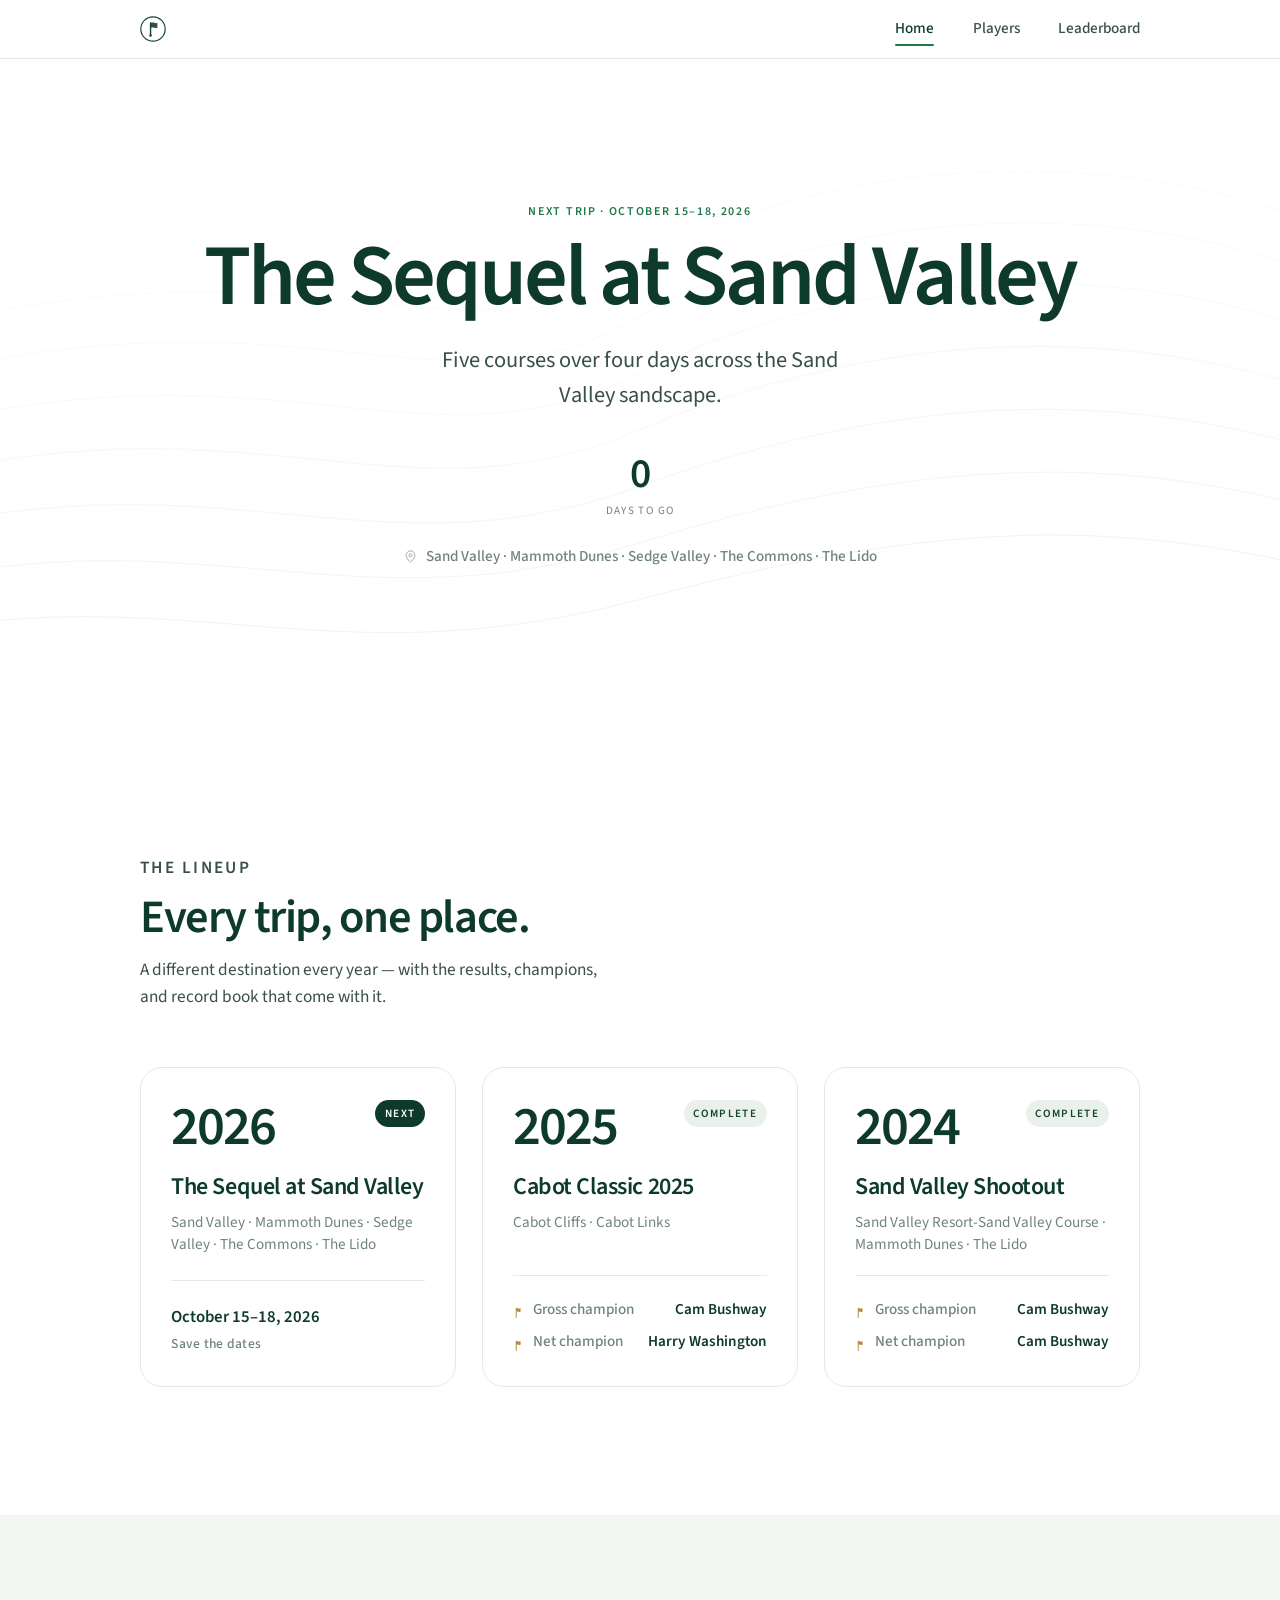
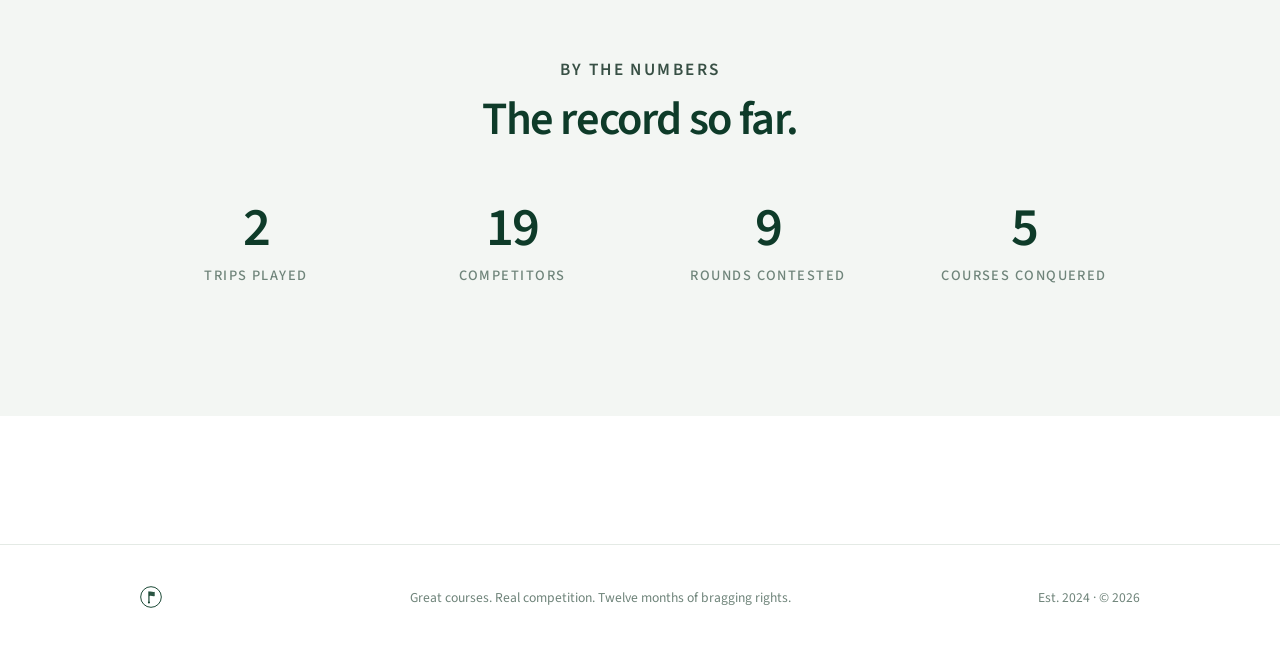
<file: golf-trip-records-SINGLE-FILE.html>
<!DOCTYPE html>
<html lang="en">
<head>
  <meta charset="UTF-8" />
  <meta name="viewport" content="width=device-width, initial-scale=1" />
  <title>Golf Trip Records</title>
  <meta name="description" content="An annual guys golf trip: the lineup, the players, and the all-time record book." />
  <meta name="theme-color" content="#ffffff" />
  <link rel="icon" type="image/svg+xml" href="[data-uri]" />
  <link rel="preconnect" href="https://fonts.googleapis.com" />
  <link rel="preconnect" href="https://fonts.gstatic.com" crossorigin />
  <link href="https://fonts.googleapis.com/css2?family=Source+Sans+3:ital,wght@0,400;0,500;0,600;0,700&display=swap" rel="stylesheet" />
  <style>
/* =========================================================================
   Golf Trip Records — Jobs-era Apple homage
   Light ground, deep pine ink, single Myriad-descended sans (Source Sans 3).
   ========================================================================= */

/* ---- Tokens ---- */
:root {
  --bg:          #ffffff;
  --bg-alt:      #f3f6f3;
  --ink:         #0e3b29;   /* deep pine — headings, brand */
  --ink-soft:    #38504590; /* transparent for layering */
  --ink-body:    #385045;   /* secondary text */
  --muted:       #6f847a;   /* captions, labels */
  --line:        #e4eae5;   /* hairlines */
  --line-strong: #cfd9d1;
  --green:       #14432f;
  --green-brt:   #1e7a4d;   /* interactive accent, used sparingly */
  --green-wash:  #eaf1ec;
  --white:       #ffffff;
  --gold:        #b08a3e;   /* champion marker, quiet */

  --maxw: 1080px;
  --pad:  clamp(1.25rem, 5vw, 2.5rem);
  --sect: clamp(4.5rem, 10vw, 8.5rem);

  --r-sm: 10px;
  --r-md: 16px;
  --r-lg: 22px;

  --ease: cubic-bezier(0.22, 1, 0.36, 1);
}

/* ---- Reset ---- */
*, *::before, *::after { box-sizing: border-box; margin: 0; padding: 0; }
html { -webkit-text-size-adjust: 100%; scroll-behavior: smooth; }
@media (prefers-reduced-motion: reduce) {
  html { scroll-behavior: auto; }
  *, *::before, *::after { animation-duration: 0.01ms !important; transition-duration: 0.01ms !important; }
}

body {
  font-family: "Source Sans 3", -apple-system, BlinkMacSystemFont, "Segoe UI", Helvetica, Arial, sans-serif;
  background: var(--bg);
  color: var(--ink-body);
  font-size: 17px;
  line-height: 1.55;
  font-weight: 400;
  -webkit-font-smoothing: antialiased;
  text-rendering: optimizeLegibility;
  font-variant-numeric: tabular-nums;
}

h1, h2, h3, h4 { color: var(--ink); font-weight: 600; line-height: 1.08; letter-spacing: -0.02em; }
a { color: inherit; text-decoration: none; }

.wrap { max-width: var(--maxw); margin: 0 auto; padding-inline: var(--pad); }

.eyebrow {
  font-size: 0.75rem; font-weight: 600; letter-spacing: 0.14em;
  text-transform: uppercase; color: var(--green-brt);
}

/* ---- Nav ---- */
.nav {
  position: sticky; top: 0; z-index: 100;
  background: rgba(255,255,255,0.82);
  backdrop-filter: saturate(180%) blur(18px);
  -webkit-backdrop-filter: saturate(180%) blur(18px);
  border-bottom: 1px solid var(--line);
}
.nav-inner {
  max-width: var(--maxw); margin: 0 auto; padding-inline: var(--pad);
  height: 58px; display: flex; align-items: center; justify-content: space-between;
}
.brand { display: flex; align-items: center; gap: 0.6rem; }
.brand svg { display: block; width: 26px; height: 26px; }
.brand .brand-name {
  font-weight: 600; color: var(--ink); font-size: 1.02rem; letter-spacing: -0.01em;
}
.nav-links { display: flex; gap: clamp(1.1rem, 4vw, 2.4rem); align-items: center; }
.nav-links a {
  font-size: 0.95rem; font-weight: 500; color: var(--ink-body);
  position: relative; padding: 4px 0; transition: color 0.25s var(--ease);
}
.nav-links a:hover { color: var(--ink); }
.nav-links a.active { color: var(--ink); }
.nav-links a.active::after {
  content: ""; position: absolute; left: 0; right: 0; bottom: -1px; height: 2px;
  background: var(--green-brt); border-radius: 2px;
}

/* ---- Hero ---- */
.hero { position: relative; overflow: hidden; background: var(--bg); }
.hero-contours {
  position: absolute; inset: 0; width: 100%; height: 100%;
  pointer-events: none; opacity: 0.5;
}
.hero-inner {
  position: relative; z-index: 1;
  max-width: var(--maxw); margin: 0 auto; padding-inline: var(--pad);
  padding-block: clamp(4.5rem, 13vw, 9rem);
  text-align: center;
}
.hero h1 {
  font-size: clamp(2.7rem, 7.5vw, 5.4rem);
  letter-spacing: -0.035em; line-height: 0.98;
  color: var(--ink); margin-top: 0.9rem;
}
.hero .sub {
  font-size: clamp(1.05rem, 2.2vw, 1.4rem); color: var(--ink-body);
  max-width: 40ch; margin: 1.4rem auto 0; font-weight: 400;
}
.hero .meta {
  margin-top: 1.6rem; display: flex; flex-wrap: wrap; gap: 0.5rem 1.2rem;
  justify-content: center; color: var(--muted); font-size: 0.95rem; font-weight: 500;
}
.hero .meta span { display: inline-flex; align-items: center; gap: 0.45rem; }
.hero .meta svg { width: 15px; height: 15px; opacity: 0.7; flex: none; }

/* countdown */
.countdown {
  margin-top: 2.6rem; display: flex; justify-content: center; gap: clamp(0.8rem, 3vw, 2rem);
}
.countdown .unit { text-align: center; min-width: 52px; }
.countdown .num {
  font-size: clamp(1.8rem, 4vw, 2.6rem); font-weight: 600; color: var(--ink);
  letter-spacing: -0.03em; line-height: 1;
}
.countdown .lbl {
  font-size: 0.7rem; text-transform: uppercase; letter-spacing: 0.12em;
  color: var(--muted); margin-top: 0.4rem;
}

/* ---- Sections ---- */
.section { padding-block: var(--sect); }
.section.alt { background: var(--bg-alt); }
.section-head { max-width: 60ch; margin-bottom: clamp(2.5rem, 5vw, 3.5rem); }
.section-head.center { margin-inline: auto; text-align: center; }
.section-head h2 { font-size: clamp(1.9rem, 4vw, 2.9rem); letter-spacing: -0.03em; margin-top: 0.7rem; }
.section-head p { margin-top: 0.9rem; color: var(--ink-body); font-size: 1.08rem; }

/* ---- Lineup (trip cards) ---- */
.lineup { display: grid; gap: clamp(1rem, 2.5vw, 1.6rem); grid-template-columns: repeat(auto-fit, minmax(280px, 1fr)); }
.trip-card {
  position: relative; background: var(--white); border: 1px solid var(--line);
  border-radius: var(--r-lg); padding: 2rem 1.9rem; overflow: hidden;
  transition: transform 0.4s var(--ease), box-shadow 0.4s var(--ease), border-color 0.4s var(--ease);
  display: flex; flex-direction: column; min-height: 320px;
}
.trip-card:hover {
  transform: translateY(-4px);
  box-shadow: 0 18px 50px -24px rgba(14,59,41,0.35);
  border-color: var(--line-strong);
}
.trip-card .year {
  font-size: 3.4rem; font-weight: 600; color: var(--ink); letter-spacing: -0.04em; line-height: 1;
}
.trip-card .status {
  font-size: 0.7rem; text-transform: uppercase; letter-spacing: 0.12em; font-weight: 600;
  padding: 0.3rem 0.6rem; border-radius: 100px; align-self: flex-start;
}
.trip-card .status.done { background: var(--green-wash); color: var(--green); }
.trip-card .status.next { background: var(--ink); color: var(--white); }
.trip-card .tc-head { display: flex; justify-content: space-between; align-items: flex-start; gap: 1rem; }
.trip-card h3 { font-size: 1.5rem; margin-top: 1.2rem; letter-spacing: -0.02em; }
.trip-card .courses {
  margin-top: 0.7rem; color: var(--muted); font-size: 0.95rem; line-height: 1.45;
}
.trip-card .champs { margin-top: auto; padding-top: 1.4rem; border-top: 1px solid var(--line); display: grid; gap: 0.55rem; }
.trip-card .champ-row { display: flex; align-items: center; justify-content: space-between; gap: 0.5rem; font-size: 0.95rem; }
.trip-card .champ-row .k { color: var(--muted); font-weight: 500; display: inline-flex; align-items: center; gap: 0.4rem; }
.trip-card .champ-row .v { color: var(--ink); font-weight: 600; }
.trip-card .champ-row .flag { width: 13px; height: 13px; color: var(--gold); }
.trip-card .when { margin-top: auto; padding-top: 1.4rem; border-top: 1px solid var(--line); color: var(--ink); font-weight: 600; font-size: 1.05rem; }
.trip-card .when small { display: block; color: var(--muted); font-weight: 500; font-size: 0.85rem; margin-top: 0.2rem; letter-spacing: 0.02em; }

/* ---- Stat band ---- */
.statband { display: grid; grid-template-columns: repeat(auto-fit, minmax(150px, 1fr)); gap: 1.5rem; text-align: center; }
.statband .stat .n { font-size: clamp(2.4rem, 5vw, 3.4rem); font-weight: 600; color: var(--ink); letter-spacing: -0.04em; line-height: 1; }
.statband .stat .l { margin-top: 0.6rem; color: var(--muted); font-size: 0.9rem; text-transform: uppercase; letter-spacing: 0.1em; font-weight: 500; }

/* ---- Players grid ---- */
.players-grid { display: grid; gap: clamp(0.9rem, 2vw, 1.3rem); grid-template-columns: repeat(auto-fill, minmax(250px, 1fr)); }
.player-card {
  background: var(--white); border: 1px solid var(--line); border-radius: var(--r-md);
  padding: 1.5rem 1.5rem 1.35rem; transition: transform 0.35s var(--ease), box-shadow 0.35s var(--ease), border-color 0.35s var(--ease);
}
.player-card:hover { transform: translateY(-3px); box-shadow: 0 14px 40px -22px rgba(14,59,41,0.32); border-color: var(--line-strong); }
.player-card .pc-top { display: flex; align-items: center; gap: 0.85rem; }
.player-card .avatar {
  width: 42px; height: 42px; border-radius: 50%; flex: none;
  background: var(--green-wash); color: var(--green);
  display: grid; place-items: center; font-weight: 600; font-size: 0.95rem; letter-spacing: -0.01em;
}
.player-card .avatar.rookie { background: var(--bg-alt); color: var(--muted); }
.player-card h3 { font-size: 1.12rem; letter-spacing: -0.02em; }
.player-card .pc-sub { color: var(--muted); font-size: 0.82rem; font-weight: 500; margin-top: 0.1rem; }
.player-card .pc-stats { margin-top: 1.15rem; display: grid; grid-template-columns: 1fr 1fr; gap: 0.85rem 1rem; }
.player-card .pc-stat .v { font-size: 1.15rem; font-weight: 600; color: var(--ink); letter-spacing: -0.02em; }
.player-card .pc-stat .k { font-size: 0.72rem; color: var(--muted); text-transform: uppercase; letter-spacing: 0.08em; margin-top: 0.15rem; font-weight: 500; }
.player-card .pc-foot { margin-top: 1.15rem; padding-top: 0.95rem; border-top: 1px solid var(--line); display: flex; justify-content: space-between; align-items: center; }
.player-card .pc-foot .k { font-size: 0.78rem; color: var(--muted); font-weight: 500; }
.player-card .pc-foot .rc { font-weight: 600; color: var(--ink); font-variant-numeric: tabular-nums; }

/* ---- Leaderboard table ---- */
.lb-scroll { overflow-x: auto; border: 1px solid var(--line); border-radius: var(--r-md); background: var(--white); }
table.lb { width: 100%; border-collapse: collapse; font-variant-numeric: tabular-nums; min-width: 820px; }
table.lb thead th {
  position: sticky; top: 0; background: var(--white);
  text-align: right; font-size: 0.74rem; font-weight: 600; color: var(--muted);
  text-transform: uppercase; letter-spacing: 0.07em;
  padding: 0.95rem 0.85rem; border-bottom: 1px solid var(--line-strong);
  cursor: pointer; user-select: none; white-space: nowrap; transition: color 0.2s var(--ease);
}
table.lb thead th:hover { color: var(--ink); }
table.lb thead th.player-col, table.lb tbody td.player-col { text-align: left; }
table.lb thead th .arrow { opacity: 0; margin-left: 0.3rem; font-size: 0.7rem; }
table.lb thead th.sorted .arrow { opacity: 1; color: var(--green-brt); }
table.lb thead th.sorted { color: var(--ink); }
table.lb tbody td { text-align: right; padding: 0.85rem 0.85rem; border-bottom: 1px solid var(--line); font-size: 0.98rem; color: var(--ink-body); white-space: nowrap; }
table.lb tbody tr:last-child td { border-bottom: none; }
table.lb tbody tr { transition: background 0.15s var(--ease); }
table.lb tbody tr:hover { background: var(--bg-alt); }
table.lb td.player-col { font-weight: 600; color: var(--ink); }
table.lb .rank { color: var(--muted); font-weight: 600; width: 2.4rem; text-align: right; padding-right: 0.4rem; }
table.lb .medal { color: var(--gold); }
table.lb td .pos { display: inline-block; }
table.lb td.dim { color: var(--line-strong); }
.lb-note { margin-top: 1rem; color: var(--muted); font-size: 0.85rem; }

/* ---- Footer ---- */
.footer { border-top: 1px solid var(--line); padding-block: 2.6rem; margin-top: var(--sect); }
.footer-inner { max-width: var(--maxw); margin: 0 auto; padding-inline: var(--pad); display: flex; align-items: center; justify-content: space-between; gap: 1rem; flex-wrap: wrap; }
.footer .brand svg { width: 22px; height: 22px; }
.footer p { color: var(--muted); font-size: 0.85rem; }

/* ---- Reveal animation ---- */
.reveal { opacity: 0; transform: translateY(18px); transition: opacity 0.7s var(--ease), transform 0.7s var(--ease); }
.reveal.in { opacity: 1; transform: none; }

/* ---- Loading / empty ---- */
.loading { color: var(--muted); text-align: center; padding: 3rem 0; font-size: 0.95rem; }

/* ---- Responsive ---- */
@media (max-width: 720px) {
  body { font-size: 16px; }
  .brand .brand-name { display: none; }
  .trip-card { min-height: auto; }
  .player-card .pc-stats { grid-template-columns: 1fr 1fr; }
}
@media (max-width: 460px) {
  .nav-links { gap: 1.05rem; }
  .nav-links a { font-size: 0.9rem; }
}

  </style>
</head>
<body>
  <div id="nav"></div>
  <main id="app"><div class="loading">Loading…</div></main>
  <div id="footer"></div>

  <script>
    window.__DATA = {"tournaments": [{"id": "sand-valley-shootout-2024", "name": "Sand Valley Shootout", "year": 2024, "date": "2024-05-04", "dateDisplay": "May 4, 2024", "courses": ["Sand Valley Resort-Sand Valley Course", "Mammoth Dunes", "The Lido"], "numRounds": 4, "players": [{"name": "Paul Akrouche", "handicap": 22.3, "role": "Player"}, {"name": "Todd Bushway", "handicap": 2.9, "role": "Player"}, {"name": "Derek Roschlein", "handicap": 9.1, "role": "Admin"}, {"name": "Conor O'Brien", "handicap": 12.2, "role": "Player"}, {"name": "Harry Washington", "handicap": 11.4, "role": "Owner"}, {"name": "Jason Weber", "handicap": 12.2, "role": "Player"}, {"name": "Edward Washington", "handicap": 13.3, "role": "Player"}, {"name": "Fred Akrouche", "handicap": 23.6, "role": "Player"}, {"name": "Devin Greaney", "handicap": 3.1, "role": "Player"}, {"name": "Tom Caruso", "handicap": 14.3, "role": "Player"}, {"name": "Cam Bushway", "handicap": 2.8, "role": "Player"}, {"name": "Joe Akrouche", "handicap": 11.8, "role": "Player"}], "leaderboard": {"gross": [{"player": "Cam Bushway", "rounds": ["+4", "-3", "+4", "+2"], "total": "+7"}, {"player": "Todd Bushway", "rounds": ["+6", "+2", "+3", "+3"], "total": "+14"}, {"player": "Devin Greaney", "rounds": ["+14", "+6", "+7", "+5"], "total": "+32"}, {"player": "Derek Roschlein", "rounds": ["+9", "+9", "+11", "+15"], "total": "+44"}, {"player": "Harry Washington", "rounds": ["+15", "+11", "+13", "+12"], "total": "+51"}, {"player": "Conor O'Brien", "rounds": ["+15", "+11", "+14", "+19"], "total": "+59"}, {"player": "Joe Akrouche", "rounds": ["+11", "+14", "+13", "+25"], "total": "+63"}, {"player": "Edward Washington", "rounds": ["+24", "+17", "+17", "+11"], "total": "+69"}, {"player": "Jason Weber", "rounds": ["+22", "+14", "+22", "+24"], "total": "+82"}, {"player": "Tom Caruso", "rounds": ["+24", "+16", "+23", "+24"], "total": "+87"}, {"player": "Paul Akrouche", "rounds": ["+30", "+27", "+25", "+17"], "total": "+99"}, {"player": "Fred Akrouche", "rounds": ["+36", "+28", "+37", "+18"], "total": "+119"}], "net": [{"player": "Cam Bushway", "rounds": ["+2", "-4", "+1", "+1"], "total": "E"}, {"player": "Todd Bushway", "rounds": ["+4", "+1", "E", "+2"], "total": "+7"}, {"player": "Harry Washington", "rounds": ["+4", "+2", "E", "+3"], "total": "+9"}, {"player": "Derek Roschlein", "rounds": ["E", "+2", "E", "+8"], "total": "+10"}, {"player": "Paul Akrouche", "rounds": ["+7", "+7", "-1", "-3"], "total": "+10"}, {"player": "Conor O'Brien", "rounds": ["+3", "+1", "E", "+9"], "total": "+13"}, {"player": "Edward Washington", "rounds": ["+11", "+6", "+2", "E"], "total": "+19"}, {"player": "Joe Akrouche", "rounds": ["-1", "+5", "-1", "+16"], "total": "+19"}, {"player": "Devin Greaney", "rounds": ["+11", "+5", "+3", "+4"], "total": "+23"}, {"player": "Fred Akrouche", "rounds": ["+12", "+7", "+10", "-3"], "total": "+26"}, {"player": "Tom Caruso", "rounds": ["+10", "+4", "+7", "+12"], "total": "+33"}, {"player": "Jason Weber", "rounds": ["+10", "+4", "+8", "+14"], "total": "+36"}]}, "ryderCup": {"teams": [{"team": "Team Todd", "total": "9.5", "players": [{"player": "Todd Bushway", "points_by_round": ["0", "1", "1", "0"]}, {"player": "Conor O'Brien", "points_by_round": ["1", "0", "0.5", "1"]}, {"player": "Edward Washington", "points_by_round": ["1", "0.5", "1", "1"]}, {"player": "Fred Akrouche", "points_by_round": ["0", "0.5", "0.5", "0.5"]}, {"player": "Harry Washington", "points_by_round": ["1", "1", "1", "1"]}, {"player": "Jason Weber", "points_by_round": ["1", "0", "1", "0"]}]}, {"team": "Team Cam", "total": "5.5", "players": [{"player": "Cam Bushway", "points_by_round": ["1", "1", "0", "1"]}, {"player": "Derek Roschlein", "points_by_round": ["0", "0.5", "0", "0"]}, {"player": "Devin Greaney", "points_by_round": ["0", "0", "0", "1"]}, {"player": "Joe Akrouche", "points_by_round": ["1", "1", "0.5", "0"]}, {"player": "Paul Akrouche", "points_by_round": ["0", "0.5", "0.5", "0.5"]}, {"player": "Tom Caruso", "points_by_round": ["0", "0", "0", "0"]}]}]}, "bestBall": null, "skins": null}, {"id": "cabot-classic-2025-2025", "name": "Cabot Classic 2025", "year": 2025, "date": "2025-10-02", "dateDisplay": "Oct 2, 2025", "courses": ["Cabot Cliffs", "Cabot Links"], "numRounds": 5, "players": [{"name": "Tim Watson", "handicap": 10.7, "role": "Player"}, {"name": "Joe Akrouche", "handicap": 12.1, "role": "Player"}, {"name": "Harry Washington", "handicap": 8.2, "role": "Owner"}, {"name": "Michael Edwards", "handicap": 15.2, "role": "Player"}, {"name": "Conor O'Brien", "handicap": 9.9, "role": "Player"}, {"name": "Derek Roschlein", "handicap": 8.2, "role": "Admin"}, {"name": "Fred Akrouche", "handicap": 20.8, "role": "Player"}, {"name": "Edward Washington", "handicap": 10.0, "role": "Player"}, {"name": "Cam Bushway", "handicap": 2.9, "role": "Player"}, {"name": "Tom Caruso", "handicap": 13.6, "role": "Player"}, {"name": "Dan Sullivan", "handicap": 17.5, "role": "Player"}, {"name": "John Berger", "handicap": 25.0, "role": "Player"}, {"name": "James O'Brien", "handicap": 17.5, "role": "Player"}, {"name": "Louis Massard", "handicap": 12.9, "role": "Player"}, {"name": "Todd Bushway", "handicap": 2.8, "role": "Player"}, {"name": "Dan Biscoe", "handicap": 5.4, "role": "Player"}], "leaderboard": {"gross": [{"player": "Cam Bushway", "rounds": ["+6", "+9", "+4", "+8", ""], "total": "+27"}, {"player": "Dan Biscoe", "rounds": ["+14", "+6", "+9", "+8", ""], "total": "+37"}, {"player": "Harry Washington", "rounds": ["+12", "+7", "+8", "+16", ""], "total": "+43"}, {"player": "Todd Bushway", "rounds": ["+14", "+8", "+15", "+13", ""], "total": "+50"}, {"player": "Derek Roschlein", "rounds": ["+13", "+7", "+15", "+16", ""], "total": "+51"}, {"player": "Tim Watson", "rounds": ["+19", "+8", "+12", "+18", ""], "total": "+57"}, {"player": "Conor O'Brien", "rounds": ["+15", "+19", "+18", "+13", ""], "total": "+65"}, {"player": "Joe Akrouche", "rounds": ["+19", "+19", "+18", "+14", ""], "total": "+70"}, {"player": "Edward Washington", "rounds": ["+25", "+18", "+16", "+19", ""], "total": "+78"}, {"player": "Michael Edwards", "rounds": ["+19", "+20", "+22", "+19", ""], "total": "+80"}, {"player": "Louis Massard", "rounds": ["+28", "+17", "+21", "+20", ""], "total": "+86"}, {"player": "Tom Caruso", "rounds": ["+22", "+22", "+17", "+25", ""], "total": "+86"}, {"player": "James O'Brien", "rounds": ["+24", "+22", "+26", "+26", ""], "total": "+98"}, {"player": "Dan Sullivan", "rounds": ["+26", "+29", "+22", "+22", ""], "total": "+99"}, {"player": "Fred Akrouche", "rounds": ["+34", "+28", "+31", "+29", ""], "total": "+122"}, {"player": "John Berger", "rounds": ["+27", "+30", "+39", "+36", ""], "total": "+132"}], "net": [{"player": "Harry Washington", "rounds": ["+3", "-2", "-1", "+7", ""], "total": "+7"}, {"player": "Tim Watson", "rounds": ["+8", "-4", "E", "+7", ""], "total": "+11"}, {"player": "Cam Bushway", "rounds": ["+2", "+6", "+1", "+4", ""], "total": "+13"}, {"player": "Dan Biscoe", "rounds": ["+8", "E", "+3", "+2", ""], "total": "+13"}, {"player": "Michael Edwards", "rounds": ["+3", "+3", "+5", "+3", ""], "total": "+14"}, {"player": "Derek Roschlein", "rounds": ["+4", "-2", "+6", "+7", ""], "total": "+15"}, {"player": "Joe Akrouche", "rounds": ["+6", "+6", "+5", "+1", ""], "total": "+18"}, {"player": "Conor O'Brien", "rounds": ["+4", "+8", "+7", "+2", ""], "total": "+21"}, {"player": "James O'Brien", "rounds": ["+6", "+3", "+7", "+8", ""], "total": "+24"}, {"player": "Dan Sullivan", "rounds": ["+8", "+10", "+3", "+4", ""], "total": "+25"}, {"player": "John Berger", "rounds": ["+1", "+3", "+12", "+10", ""], "total": "+26"}, {"player": "Tom Caruso", "rounds": ["+8", "+7", "+2", "+11", ""], "total": "+28"}, {"player": "Louis Massard", "rounds": ["+14", "+3", "+7", "+6", ""], "total": "+30"}, {"player": "Fred Akrouche", "rounds": ["+12", "+5", "+8", "+7", ""], "total": "+32"}, {"player": "Edward Washington", "rounds": ["+14", "+7", "+5", "+8", ""], "total": "+34"}, {"player": "Todd Bushway", "rounds": ["+10", "+5", "+12", "+9", ""], "total": "+36"}]}, "ryderCup": {"teams": [{"team": "Team Cam", "total": "11.5", "players": [{"player": "Cam Bushway", "points_by_round": ["1", "0", "1", "1", ""]}, {"player": "Harry Washington", "points_by_round": ["0", "1", "1", "0", ""]}, {"player": "Tom Caruso", "points_by_round": ["0", "1", "0.5", "0", ""]}, {"player": "Joe Akrouche", "points_by_round": ["0", "1", "1", "1", ""]}, {"player": "Conor O'Brien", "points_by_round": ["0", "1", "1", "1", ""]}, {"player": "Michael Edwards", "points_by_round": ["1", "0", "0", "0.5", ""]}, {"player": "John Berger", "points_by_round": ["1", "0.5", "0", "0", ""]}, {"player": "Tim Watson", "points_by_round": ["1", "0.5", "0.5", "1", ""]}]}, {"team": "Team Todd", "total": "8.5", "players": [{"player": "Todd Bushway", "points_by_round": ["1", "1", "0", "0", ""]}, {"player": "Dan Biscoe", "points_by_round": ["1", "0.5", "0.5", "1", ""]}, {"player": "Edward Washington", "points_by_round": ["0", "0", "1", "0", ""]}, {"player": "James O'Brien", "points_by_round": ["1", "1", "0", "0", ""]}, {"player": "Fred Akrouche", "points_by_round": ["0", "0", "0", "0", ""]}, {"player": "Derek Roschlein", "points_by_round": ["1", "0.5", "0", "1", ""]}, {"player": "Louis Massard", "points_by_round": ["0", "0", "1", "0.5", ""]}, {"player": "Dan Sullivan", "points_by_round": ["0", "0", "0.5", "1", ""]}]}]}, "bestBall": null, "skins": [{"player": "Cam Bushway", "rounds": ["8", "", "", "", ""], "total": "8"}, {"player": "Harry Washington", "rounds": ["6", "", "", "", ""], "total": "6"}, {"player": "Joe Akrouche", "rounds": ["4", "", "", "", ""], "total": "4"}]}], "upcoming": {"_comment": "Upcoming (not-yet-played) trips. Move a trip into tournaments.json once it has results.", "trips": [{"id": "sand-valley-2026", "name": "The Sequel at Sand Valley", "year": 2026, "date": "2026-10-15", "dateDisplay": "October 15\u201318, 2026", "courses": ["Sand Valley", "Mammoth Dunes", "Sedge Valley", "The Commons", "The Lido"], "upcoming": true}]}, "players": {"_comment": "Official crew records. ryderCup is the authoritative W-L-T (win=1, loss=0, tie=0.5). Players with no tournament appearances (e.g. new crew) can be listed here too.", "players": [{"name": "Harry Washington", "ryderCup": "6-2-0"}, {"name": "Conor O'Brien", "ryderCup": "5-3-0"}, {"name": "Joe Akrouche", "ryderCup": "5-3-0"}, {"name": "Cam Bushway", "ryderCup": "5-2-1"}, {"name": "Edward Washington", "ryderCup": "5-1-2"}, {"name": "Todd Bushway", "ryderCup": "4-4-0"}, {"name": "Derek Roschlein", "ryderCup": "2-4-2"}, {"name": "Louis Massard", "ryderCup": "2-2-0"}, {"name": "James O'Brien", "ryderCup": "2-2-0"}, {"name": "Jason Weber", "ryderCup": "2-2-0"}, {"name": "Dan Biscoe", "ryderCup": "2-0-2"}, {"name": "Tim Watson", "ryderCup": "2-0-2"}, {"name": "Dan Sullivan", "ryderCup": "2-0-2"}, {"name": "Devin Greaney", "ryderCup": "1-3-0"}, {"name": "John Berger", "ryderCup": "1-1-2"}, {"name": "Paul Akrouche", "ryderCup": "1-1-2"}, {"name": "Tom Caruso", "ryderCup": "0-7-1"}, {"name": "Fred Akrouche", "ryderCup": "0-6-2"}, {"name": "Michael Edwards", "ryderCup": "0-3-1"}, {"name": "Tyler Calos", "ryderCup": "0-0-0"}, {"name": "Mike McGrail", "ryderCup": "0-0-0"}]}};
  </script>
  <script>
/* =========================================================================
   Core: data loading, score parsing, stat aggregation.
   Shared by every page. No dependencies.
   ========================================================================= */

const SITE = {
  // Leave blank until the crew has a name; the nav shows the mark alone.
  name: "",
  tagline: "Great courses. Real competition. Twelve months of bragging rights.",
  est: 2024,
};

/* ---- Data loading ---------------------------------------------------- */
// Resolve data paths relative to the site root so pages in any folder work.

async function loadData() {
  return {
    tournaments: (window.__DATA.tournaments || []).slice().sort((a, b) => (a.date || "").localeCompare(b.date || "")),
    upcoming: (window.__DATA.upcoming.trips || []).slice().sort((a, b) => (a.date || "").localeCompare(b.date || "")),
    playersMeta: window.__DATA.players.players || [],
  };
}

/* ---- Score parsing --------------------------------------------------- */
// "E" -> 0, "+12" -> 12, "-3" -> -3, "" -> null
function parseScore(s) {
  if (s === null || s === undefined) return null;
  s = String(s).trim();
  if (s === "") return null;
  if (s.toUpperCase() === "E") return 0;
  const n = Number(s.replace("+", ""));
  return Number.isNaN(n) ? null : n;
}

// Format a to-par number back to display: 0 -> "E", 12 -> "+12", -3 -> "-3"
function fmtToPar(n, decimals = 0) {
  if (n === null || n === undefined || Number.isNaN(n)) return "\u2014";
  const v = decimals ? Number(n.toFixed(decimals)) : Math.round(n);
  if (v === 0) return "E";
  return v > 0 ? `+${v}` : `${v}`;
}

function ordinal(n) {
  if (n === null || n === undefined) return "\u2014";
  const s = ["th", "st", "nd", "rd"], v = n % 100;
  return n + (s[(v - 20) % 10] || s[v] || s[0]);
}

function initials(name) {
  return name.split(/\s+/).map((p) => p[0]).slice(0, 2).join("").toUpperCase();
}

/* ---- Rankings within a single tournament ----------------------------- */
// Returns Map<player, {score, rank}> using standard competition ranking.
function rankBoard(entries) {
  const scored = entries
    .map((e) => ({ player: e.player, score: parseScore(e.total) }))
    .filter((e) => e.score !== null)
    .sort((a, b) => a.score - b.score);
  const out = new Map();
  let rank = 0, seen = 0, prev = null;
  for (const row of scored) {
    seen++;
    if (row.score !== prev) { rank = seen; prev = row.score; }
    out.set(row.player, { score: row.score, rank });
  }
  return out;
}

/* ---- Ryder Cup record parsing --------------------------------------- */
// "6-2-0" -> {w:6,l:2,t:0, pts:6, played:8}
function parseRyder(rec) {
  if (!rec) return { w: 0, l: 0, t: 0, pts: 0, played: 0, display: "0-0-0" };
  const [w, l, t] = rec.split("-").map((x) => parseInt(x, 10) || 0);
  return { w, l, t, pts: w + 0.5 * t, played: w + l + t, display: rec };
}

/* ---- All-time aggregation ------------------------------------------- */
// Builds one row per player across all played tournaments.
function buildAllTime(data) {
  const { tournaments, playersMeta } = data;
  const players = new Map();

  const ensure = (name) => {
    if (!players.has(name)) {
      players.set(name, {
        name,
        trips: 0,
        grossWins: 0, netWins: 0,
        bestGross: null, bestNet: null,
        grossTotals: [], netTotals: [],
        lastHandicap: null,
        ryder: parseRyder(null),
      });
    }
    return players.get(name);
  };

  // Seed from meta (captures crew with 0 trips + authoritative Ryder records)
  for (const m of playersMeta) {
    const p = ensure(m.name);
    if (m.ryderCup) p.ryder = parseRyder(m.ryderCup);
  }

  for (const t of tournaments) {
    const grossRank = rankBoard(t.leaderboard.gross || []);
    const netRank = rankBoard(t.leaderboard.net || []);

    // Roster presence = appeared on the trip
    const roster = new Set((t.players || []).map((p) => p.name));
    for (const rp of (t.players || [])) {
      const p = ensure(rp.name);
      if (rp.handicap !== null && rp.handicap !== undefined) p.lastHandicap = rp.handicap;
    }
    for (const name of roster) ensure(name).trips++;

    for (const [name, info] of grossRank) {
      const p = ensure(name);
      p.grossTotals.push(info.score);
      p.bestGross = p.bestGross === null ? info.rank : Math.min(p.bestGross, info.rank);
      if (info.rank === 1) p.grossWins++;
    }
    for (const [name, info] of netRank) {
      const p = ensure(name);
      p.netTotals.push(info.score);
      p.bestNet = p.bestNet === null ? info.rank : Math.min(p.bestNet, info.rank);
      if (info.rank === 1) p.netWins++;
    }
  }

  const rows = [...players.values()].map((p) => ({
    ...p,
    avgGross: p.grossTotals.length ? p.grossTotals.reduce((a, b) => a + b, 0) / p.grossTotals.length : null,
    avgNet: p.netTotals.length ? p.netTotals.reduce((a, b) => a + b, 0) / p.netTotals.length : null,
    rcPts: p.ryder.pts,
  }));

  return rows;
}

/* ---- Champions per tournament --------------------------------------- */
function championsFor(t) {
  const g = rankBoard(t.leaderboard.gross || []);
  const n = rankBoard(t.leaderboard.net || []);
  const winner = (map) => [...map.entries()].find(([, v]) => v.rank === 1)?.[0] || null;
  return { gross: winner(g), net: winner(n) };
}

/* ---- Shared chrome: nav + footer ------------------------------------ */
const MARK = `<svg viewBox="0 0 32 32" fill="none" aria-hidden="true">
  <circle cx="16" cy="16" r="15" stroke="currentColor" stroke-width="1.4"/>
  <path d="M13 8.5v15" stroke="currentColor" stroke-width="1.7" stroke-linecap="round"/>
  <path d="M13 8.6c3.4-1.9 5.6 1.2 8.4-.2v6.2c-2.8 1.4-5-1.7-8.4.2" fill="currentColor" opacity="0.9"/>
  <circle cx="13" cy="24" r="1.5" fill="currentColor"/>
</svg>`;

function renderNav(active) {
  const links = [
    { href: "#home", label: "Home", key: "home" },
    { href: "#players", label: "Players", key: "players" },
    { href: "#leaderboard", label: "Leaderboard", key: "leaderboard" },
  ];
  const name = SITE.name
    ? `<span class="brand-name">${SITE.name}</span>` : "";
  return `<nav class="nav"><div class="nav-inner">
    <a class="brand" href="#home" aria-label="Home" style="color:var(--green)">${MARK}${name}</a>
    <div class="nav-links">
      ${links.map((l) => `<a href="${l.href}" class="${l.key === active ? "active" : ""}">${l.label}</a>`).join("")}
    </div>
  </div></nav>`;
}

function renderFooter() {
  const yr = new Date().getFullYear();
  return `<footer class="footer"><div class="footer-inner">
    <a class="brand" href="#home" style="color:var(--green)">${MARK}</a>
    <p>${SITE.tagline}</p>
    <p>Est. ${SITE.est} \u00b7 &copy; ${yr}</p>
  </div></footer>`;
}

function mountChrome(active) {
  const navEl = document.getElementById("nav");
  const footEl = document.getElementById("footer");
  if (navEl) navEl.outerHTML = renderNav(active);
  if (footEl) footEl.outerHTML = renderFooter();
}

/* ---- Scroll reveal --------------------------------------------------- */
function initReveal() {
  const els = document.querySelectorAll(".reveal");
  const reduce = window.matchMedia("(prefers-reduced-motion: reduce)").matches;
  if (!("IntersectionObserver" in window) || reduce) {
    els.forEach((el) => el.classList.add("in"));
    return;
  }
  const io = new IntersectionObserver((entries) => {
    entries.forEach((e) => { if (e.isIntersecting) { e.target.classList.add("in"); io.unobserve(e.target); } });
  }, { threshold: 0.08, rootMargin: "0px 0px -30px 0px" });
  els.forEach((el) => io.observe(el));
  // Fail-safe: reveal anything already in the viewport on load immediately,
  // and unconditionally reveal everything after a short delay so no content
  // can ever be left stuck at opacity:0 (e.g. if the observer misses it).
  requestAnimationFrame(() => {
    document.querySelectorAll(".reveal:not(.in)").forEach((el) => {
      if (el.getBoundingClientRect().top < window.innerHeight) el.classList.add("in");
    });
  });
  setTimeout(() => {
    document.querySelectorAll(".reveal:not(.in)").forEach((el) => el.classList.add("in"));
  }, 1400);
}

  </script>
  <script>
(function(){
window.__pages = window.__pages || {};
/* Home: hero for the next trip, the trip lineup (history + upcoming), stats. */

const ICON = {
  pin: `<svg viewBox="0 0 24 24" fill="none"><path d="M12 21s7-5.4 7-11a7 7 0 1 0-14 0c0 5.6 7 11 7 11Z" stroke="currentColor" stroke-width="1.6"/><circle cx="12" cy="10" r="2.4" stroke="currentColor" stroke-width="1.6"/></svg>`,
  cal: `<svg viewBox="0 0 24 24" fill="none"><rect x="3.5" y="5" width="17" height="16" rx="2.5" stroke="currentColor" stroke-width="1.6"/><path d="M3.5 9.5h17M8 3.5v3M16 3.5v3" stroke="currentColor" stroke-width="1.6" stroke-linecap="round"/></svg>`,
  flag: `<svg viewBox="0 0 24 24" fill="none"><path d="M6 21V4" stroke="currentColor" stroke-width="1.8" stroke-linecap="round"/><path d="M6 4.5c3-1.6 5 1 8-.2v6.4c-3 1.2-5-1.4-8 .2" fill="currentColor"/></svg>`,
};

const CONTOURS = `<svg class="hero-contours" viewBox="0 0 1200 520" preserveAspectRatio="xMidYMid slice" xmlns="http://www.w3.org/2000/svg" aria-hidden="true">
  <g fill="none" stroke="#14432f" stroke-width="1">
    <path d="M-40 470 C 220 400, 340 500, 600 430 S 1020 360, 1260 440" opacity="0.10"/>
    <path d="M-40 430 C 240 350, 360 460, 600 385 S 1030 305, 1260 400" opacity="0.09"/>
    <path d="M-40 390 C 260 300, 380 420, 600 340 S 1040 250, 1260 360" opacity="0.08"/>
    <path d="M-40 350 C 280 250, 400 380, 600 295 S 1050 195, 1260 320" opacity="0.07"/>
    <path d="M-40 310 C 300 205, 420 340, 600 250 S 1060 140, 1260 280" opacity="0.06"/>
    <path d="M-40 270 C 320 160, 440 300, 600 205 S 1070 90, 1260 240" opacity="0.05"/>
    <path d="M-40 230 C 340 120, 460 260, 600 165 S 1080 45, 1260 205" opacity="0.04"/>
  </g>
</svg>`;

function daysUntil(iso) {
  const target = new Date(iso + "T00:00:00");
  const now = new Date();
  const ms = target - now;
  return Math.max(0, Math.ceil(ms / 86400000));
}

function heroFor(next) {
  if (!next) {
    return `<section class="hero"><div class="hero-inner">
      <p class="eyebrow">The Annual Trip</p>
      <h1>Great courses.<br/>Better company.</h1>
      <p class="sub">${SITE.tagline}</p>
    </div></section>`;
  }
  const days = daysUntil(next.date);
  return `<section class="hero">
    ${CONTOURS}
    <div class="hero-inner">
      <p class="eyebrow">Next Trip \u00b7 ${next.dateDisplay}</p>
      <h1>${next.name}</h1>
      <p class="sub">Five courses over four days across the Sand Valley sandscape.</p>
      <div class="countdown" aria-label="Countdown to the next trip">
        <div class="unit"><div class="num">${days}</div><div class="lbl">Days to go</div></div>
      </div>
      <div class="meta">
        <span>${ICON.pin} ${next.courses.join(" \u00b7 ")}</span>
      </div>
    </div>
  </section>`;
}

function tripCard(trip, champs) {
  if (trip.upcoming) {
    return `<article class="trip-card reveal">
      <div class="tc-head">
        <div class="year">${trip.year}</div>
        <div class="status next">Next</div>
      </div>
      <h3>${trip.name}</h3>
      <div class="courses">${trip.courses.join(" \u00b7 ")}</div>
      <div class="when">${trip.dateDisplay}<small>Save the dates</small></div>
    </article>`;
  }
  const champRow = (label, name) => `<div class="champ-row">
    <span class="k">${ICON.flag && `<span class="flag">${ICON.flag}</span>`}${label}</span>
    <span class="v">${name || "\u2014"}</span>
  </div>`;
  return `<article class="trip-card reveal">
    <div class="tc-head">
      <div class="year">${trip.year}</div>
      <div class="status done">Complete</div>
    </div>
    <h3>${trip.name}</h3>
    <div class="courses">${(trip.courses || []).join(" \u00b7 ")}</div>
    <div class="champs">
      ${champRow("Gross champion", champs.gross)}
      ${champRow("Net champion", champs.net)}
    </div>
  </article>`;
}

function statBand(data, allTime) {
  const trips = data.tournaments.length;
  const playersPlayed = allTime.filter((p) => p.trips > 0).length;
  const rounds = data.tournaments.reduce((a, t) => a + (t.numRounds || 0), 0);
  return `<div class="statband">
    <div class="stat reveal"><div class="n">${trips}</div><div class="l">Trips played</div></div>
    <div class="stat reveal"><div class="n">${playersPlayed}</div><div class="l">Competitors</div></div>
    <div class="stat reveal"><div class="n">${rounds}</div><div class="l">Rounds contested</div></div>
    <div class="stat reveal"><div class="n">${data.tournaments.reduce((a,t)=>a+(t.courses?.length||0),0)}</div><div class="l">Courses conquered</div></div>
  </div>`;
}

async function main() {
  mountChrome("home");
  const app = document.getElementById("app");
  try {
    const data = await loadData();
    const allTime = buildAllTime(data);
    const next = data.upcoming[0] || null;

    // Lineup: played (desc by date) + upcoming, most recent/next first
    const played = [...data.tournaments].reverse();
    const cards = [];
    for (const trip of data.upcoming) cards.push(tripCard(trip, {}));
    for (const trip of played) cards.push(tripCard(trip, championsFor(trip)));

    app.innerHTML = `
      ${heroFor(next)}

      <section class="section">
        <div class="wrap">
          <div class="section-head">
            <p class="eyebrow">The Lineup</p>
            <h2>Every trip, one place.</h2>
            <p>A different destination every year \u2014 with the results, champions, and record book that come with it.</p>
          </div>
          <div class="lineup">${cards.join("")}</div>
        </div>
      </section>

      <section class="section alt">
        <div class="wrap">
          <div class="section-head center">
            <p class="eyebrow">By the Numbers</p>
            <h2>The record so far.</h2>
          </div>
          ${statBand(data, allTime)}
        </div>
      </section>
    `;
    initReveal();
  } catch (err) {
    app.innerHTML = `<section class="section"><div class="wrap"><p class="loading">Couldn\u2019t load trip data. If you\u2019re previewing locally, run a local server (see README) \u2014 browsers block file access otherwise.</p></div></section>`;
    console.error(err);
  }
}

window.__pages["home"] = main;

})();
  </script>
  <script>
(function(){
window.__pages = window.__pages || {};
/* Players: a clean card grid, one per crew member, with career stats. */

function playerCard(p) {
  const rookie = p.trips === 0;
  const av = `<div class="avatar ${rookie ? "rookie" : ""}">${initials(p.name)}</div>`;
  const sub = rookie
    ? "Yet to tee it up"
    : `${p.trips} ${p.trips === 1 ? "trip" : "trips"}${p.lastHandicap != null ? ` \u00b7 ${p.lastHandicap} hcp` : ""}`;

  const stat = (v, k) => `<div class="pc-stat"><div class="v">${v}</div><div class="k">${k}</div></div>`;

  const stats = rookie
    ? stat("\u2014", "Best gross") + stat("\u2014", "Best net") + stat("\u2014", "Gross wins") + stat("\u2014", "Net wins")
    : stat(ordinal(p.bestGross), "Best gross") +
      stat(ordinal(p.bestNet), "Best net") +
      stat(p.grossWins, "Gross wins") +
      stat(p.netWins, "Net wins");

  return `<article class="player-card reveal">
    <div class="pc-top">${av}<div><h3>${p.name}</h3><div class="pc-sub">${sub}</div></div></div>
    <div class="pc-stats">${stats}</div>
    <div class="pc-foot"><span class="k">Ryder Cup (W\u2011L\u2011T)</span><span class="rc">${p.ryder.display}</span></div>
  </article>`;
}

async function main() {
  mountChrome("players");
  const app = document.getElementById("app");
  try {
    const data = await loadData();
    const rows = buildAllTime(data);

    // Sort: most trips, then best net finish, then name. Rookies fall to the end.
    rows.sort((a, b) =>
      (b.trips - a.trips) ||
      ((a.bestNet ?? 99) - (b.bestNet ?? 99)) ||
      a.name.localeCompare(b.name)
    );

    const veterans = rows.filter((p) => p.trips > 0);
    const rookies = rows.filter((p) => p.trips === 0);

    app.innerHTML = `
      <section class="hero"><div class="hero-inner">
        <p class="eyebrow">The Field</p>
        <h1>The players.</h1>
        <p class="sub">Every competitor \u2014 appearances, best finishes, and where they stand in the Ryder Cup ledger.</p>
      </div></section>

      <section class="section">
        <div class="wrap">
          <div class="players-grid">${veterans.map(playerCard).join("")}</div>
          ${rookies.length ? `
            <div class="section-head" style="margin-top:var(--sect)">
              <p class="eyebrow">On the Tee</p>
              <h2>Awaiting their debut.</h2>
              <p>On the crew, not yet on the board.</p>
            </div>
            <div class="players-grid">${rookies.map(playerCard).join("")}</div>
          ` : ""}
        </div>
      </section>
    `;
    initReveal();
  } catch (err) {
    app.innerHTML = `<section class="section"><div class="wrap"><p class="loading">Couldn\u2019t load player data. If previewing locally, run a local server (see README).</p></div></section>`;
    console.error(err);
  }
}

window.__pages["players"] = main;

})();
  </script>
  <script>
(function(){
window.__pages = window.__pages || {};
/* All-Time Leaderboard: one sortable table combining every stat we track. */

const COLUMNS = [
  { key: "name",      label: "Player",     type: "text",  player: true },
  { key: "trips",     label: "Trips",      type: "num",   dir: "desc" },
  { key: "grossWins", label: "Gross W",    type: "num",   dir: "desc" },
  { key: "netWins",   label: "Net W",      type: "num",   dir: "desc" },
  { key: "bestGross", label: "Best Gross", type: "pos",   dir: "asc" },
  { key: "bestNet",   label: "Best Net",   type: "pos",   dir: "asc" },
  { key: "avgGross",  label: "Avg Gross",  type: "par",   dir: "asc" },
  { key: "avgNet",    label: "Avg Net",    type: "par",   dir: "asc" },
  { key: "ryderDisp", label: "Ryder Cup",  type: "text2", dir: "desc", sortBy: "rcPts" },
  { key: "rcPts",     label: "RC Pts",     type: "pts",   dir: "desc" },
];

let STATE = { rows: [], sortKey: "netWins", sortDir: "desc" };

function cellValue(row, col) {
  switch (col.type) {
    case "text":  return `<td class="player-col">${row.name}</td>`;
    case "text2": return `<td>${row.ryder.display}</td>`;
    case "num":   return `<td>${row[col.key]}</td>`;
    case "pts":   return `<td>${row.rcPts % 1 ? row.rcPts.toFixed(1) : row.rcPts}</td>`;
    case "pos": {
      const v = row[col.key];
      if (v === null) return `<td class="dim">\u2014</td>`;
      const medal = v === 1 ? ' medal' : '';
      return `<td><span class="pos${medal}">${ordinal(v)}</span></td>`;
    }
    case "par": {
      const v = row[col.key];
      return v === null ? `<td class="dim">\u2014</td>` : `<td>${fmtToPar(v, 1)}</td>`;
    }
    default: return `<td>\u2014</td>`;
  }
}

function sortRows() {
  const col = COLUMNS.find((c) => (c.sortBy || c.key) === STATE.sortKey) ||
              COLUMNS.find((c) => c.key === STATE.sortKey);
  const key = STATE.sortKey;
  const dir = STATE.sortDir === "asc" ? 1 : -1;

  const val = (r) => {
    if (key === "name") return r.name.toLowerCase();
    if (key === "rcPts") return r.rcPts;
    const v = r[key];
    return v;
  };

  STATE.rows.sort((a, b) => {
    let av = val(a), bv = val(b);
    // Nulls always sink to the bottom regardless of direction.
    const an = av === null || av === undefined;
    const bn = bv === null || bv === undefined;
    if (an && bn) return a.name.localeCompare(b.name);
    if (an) return 1;
    if (bn) return -1;
    if (typeof av === "string") return dir * av.localeCompare(bv);
    if (av === bv) {
      // stable tiebreak: fewer avg strokes, then name
      const at = a.avgNet ?? 999, bt = b.avgNet ?? 999;
      return (at - bt) || a.name.localeCompare(b.name);
    }
    return dir * (av - bv);
  });
}

function render() {
  sortRows();
  const thead = COLUMNS.map((c) => {
    const sk = c.sortBy || c.key;
    const sorted = sk === STATE.sortKey;
    const arrow = sorted ? (STATE.sortDir === "asc" ? "\u2191" : "\u2193") : "";
    return `<th data-key="${sk}" class="${c.player ? "player-col " : ""}${sorted ? "sorted" : ""}">${c.label}<span class="arrow">${arrow}</span></th>`;
  }).join("");

  const body = STATE.rows.map((row, i) => {
    const rankCell = `<td class="rank">${i + 1}</td>`;
    const cells = COLUMNS.map((c) => cellValue(row, c)).join("");
    return `<tr>${rankCell.replace("<td", "<td").replace("</td>", "</td>")}${cells}</tr>`;
  }).join("");

  document.getElementById("lb-mount").innerHTML = `
    <div class="lb-scroll">
      <table class="lb">
        <thead><tr><th class="rank" style="cursor:default"></th>${thead}</tr></thead>
        <tbody>${body}</tbody>
      </table>
    </div>
    <p class="lb-note">Tap any column to sort. Ryder Cup shown as wins\u2011losses\u2011ties (win = 1 pt, tie = \u00bd). Scoring averages are to par across scored trips.</p>
  `;

  document.querySelectorAll("table.lb thead th[data-key]").forEach((th) => {
    th.addEventListener("click", () => {
      const key = th.dataset.key;
      const col = COLUMNS.find((c) => (c.sortBy || c.key) === key);
      if (STATE.sortKey === key) {
        STATE.sortDir = STATE.sortDir === "asc" ? "desc" : "asc";
      } else {
        STATE.sortKey = key;
        STATE.sortDir = col?.dir || "desc";
      }
      render();
    });
  });
}

async function main() {
  mountChrome("leaderboard");
  const app = document.getElementById("app");
  try {
    const data = await loadData();
    STATE.rows = buildAllTime(data).filter((p) => p.trips > 0); // board = those who've played

    app.innerHTML = `
      <section class="hero"><div class="hero-inner">
        <p class="eyebrow">The Record Book</p>
        <h1>All-time leaderboard.</h1>
        <p class="sub">Wins, best finishes, scoring averages, and the Ryder Cup ledger \u2014 across every trip, in one table.</p>
      </div></section>

      <section class="section">
        <div class="wrap"><div id="lb-mount"></div></div>
      </section>
    `;
    render();
  } catch (err) {
    app.innerHTML = `<section class="section"><div class="wrap"><p class="loading">Couldn\u2019t load leaderboard data. If previewing locally, run a local server (see README).</p></div></section>`;
    console.error(err);
  }
}

window.__pages["leaderboard"] = main;

})();
  </script>
  <script>
    // Simple hash router: #players, #leaderboard, else home.
    function route() {
      const h = (location.hash || '').replace('#','') || 'home';
      const page = ['home','players','leaderboard'].includes(h) ? h : 'home';
      document.getElementById('app').innerHTML = '<div class="loading">Loading…</div>';
      window.__pages[page]();
    }
    window.addEventListener('hashchange', route);
    route();
  </script>
</body>
</html>
</file>
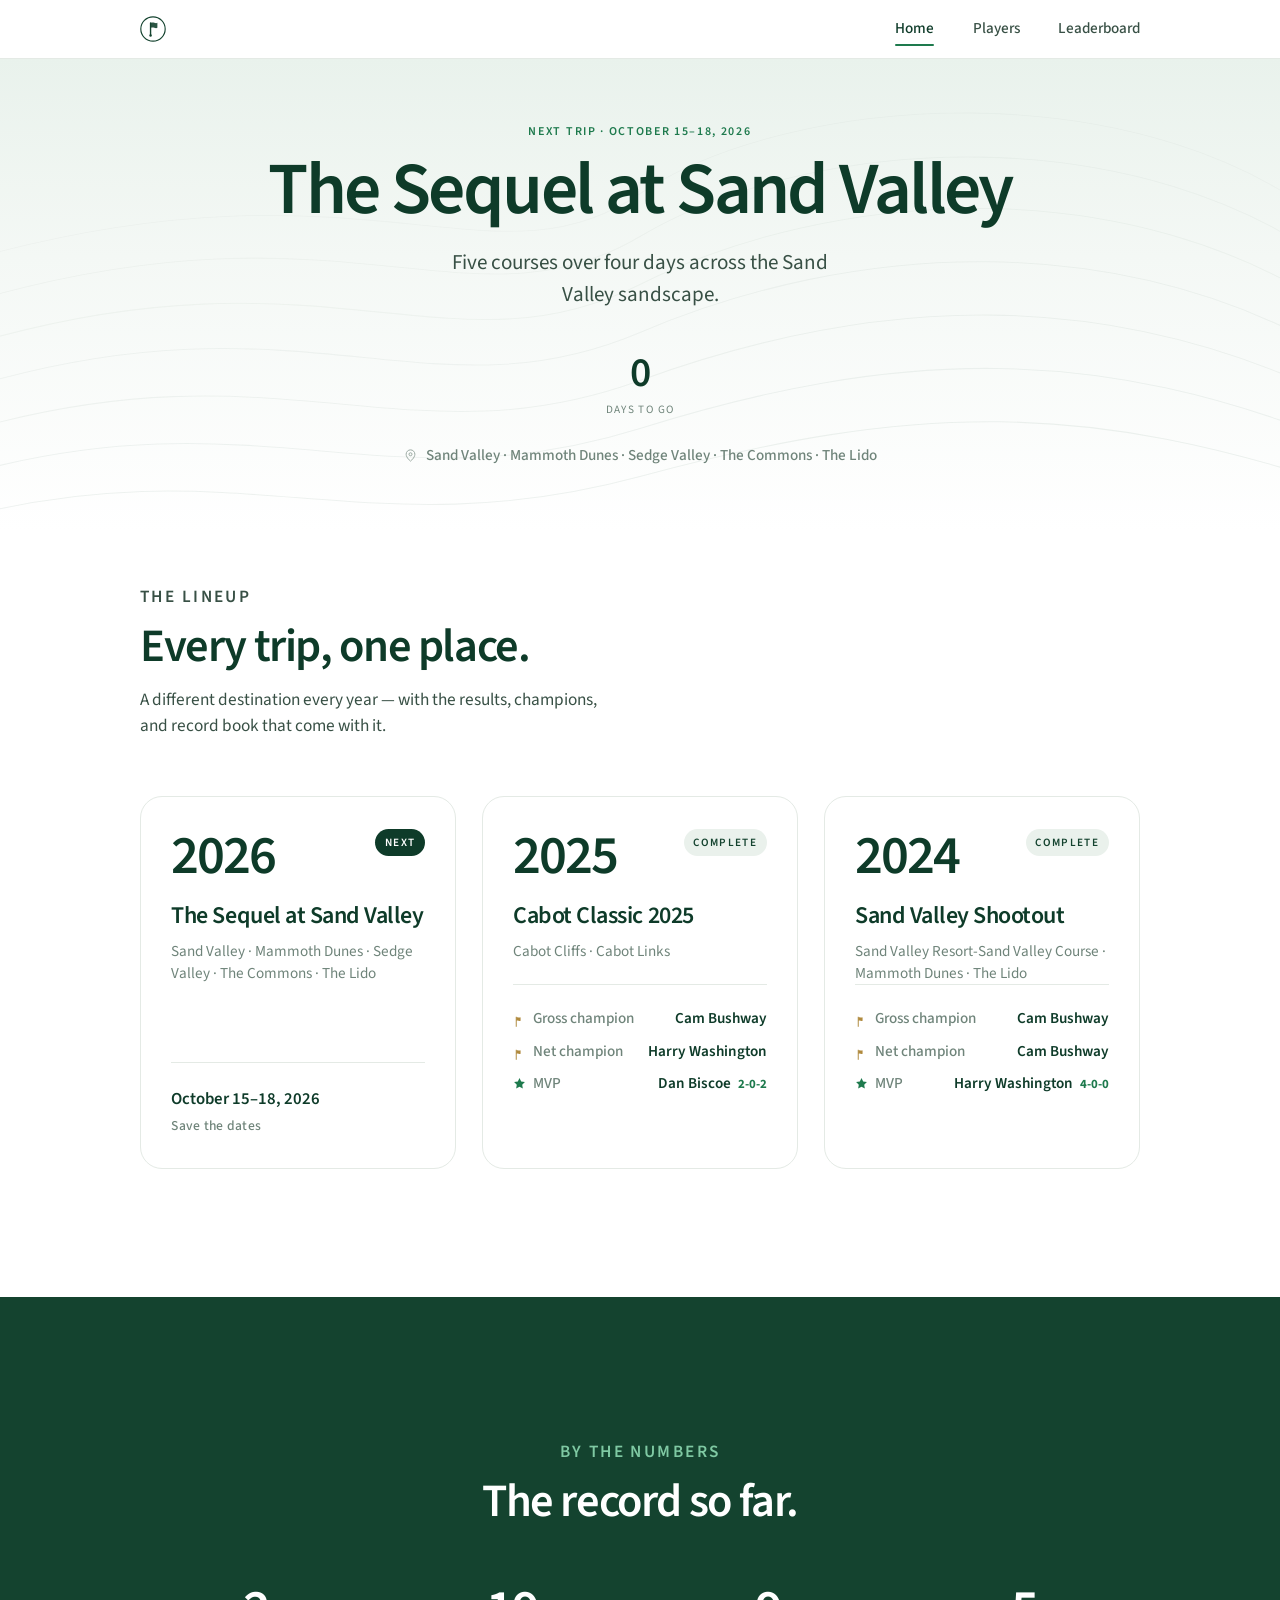
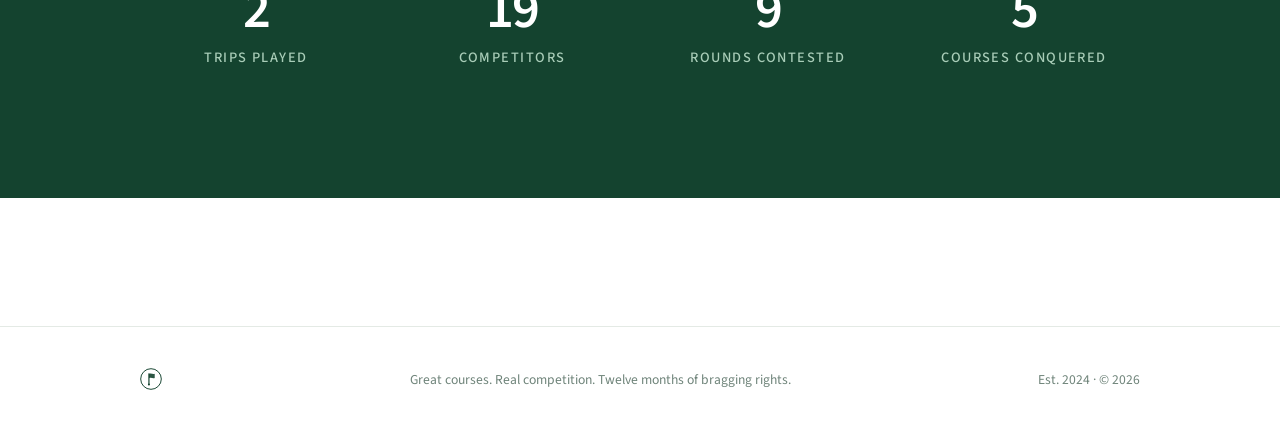
<file: index-10.html>
<!DOCTYPE html>
<html lang="en">
<head>
  <meta charset="UTF-8" />
  <meta name="viewport" content="width=device-width, initial-scale=1" />
  <title>Golf Trip Records</title>
  <meta name="description" content="An annual guys golf trip: the lineup, the players, and the all-time record book." />
  <meta name="theme-color" content="#ffffff" />
  <link rel="icon" type="image/svg+xml" href="[data-uri]" />
  <link rel="preconnect" href="https://fonts.googleapis.com" />
  <link rel="preconnect" href="https://fonts.gstatic.com" crossorigin />
  <link href="https://fonts.googleapis.com/css2?family=Source+Sans+3:ital,wght@0,400;0,500;0,600;0,700&display=swap" rel="stylesheet" />
  <style>
/* =========================================================================
   Golf Trip Records — Jobs-era Apple homage
   Light ground, deep pine ink, single Myriad-descended sans (Source Sans 3).
   ========================================================================= */

/* ---- Tokens ---- */
:root {
  --bg:          #ffffff;
  --bg-alt:      #f3f6f3;
  --ink:         #0e3b29;   /* deep pine — headings, brand */
  --ink-soft:    #38504590; /* transparent for layering */
  --ink-body:    #385045;   /* secondary text */
  --muted:       #6f847a;   /* captions, labels */
  --line:        #e4eae5;   /* hairlines */
  --line-strong: #cfd9d1;
  --green:       #14432f;
  --green-brt:   #1e7a4d;   /* interactive accent, used sparingly */
  --green-wash:  #eaf1ec;
  --white:       #ffffff;
  --gold:        #b08a3e;   /* champion marker, quiet */

  --maxw: 1080px;
  --pad:  clamp(1.25rem, 5vw, 2.5rem);
  --sect: clamp(4.5rem, 10vw, 8.5rem);

  --r-sm: 10px;
  --r-md: 16px;
  --r-lg: 22px;

  --ease: cubic-bezier(0.22, 1, 0.36, 1);
}

/* ---- Reset ---- */
*, *::before, *::after { box-sizing: border-box; margin: 0; padding: 0; }
html { -webkit-text-size-adjust: 100%; scroll-behavior: smooth; }
@media (prefers-reduced-motion: reduce) {
  html { scroll-behavior: auto; }
  *, *::before, *::after { animation-duration: 0.01ms !important; transition-duration: 0.01ms !important; }
}

body {
  font-family: "Source Sans 3", -apple-system, BlinkMacSystemFont, "Segoe UI", Helvetica, Arial, sans-serif;
  background: var(--bg);
  color: var(--ink-body);
  font-size: 17px;
  line-height: 1.55;
  font-weight: 400;
  -webkit-font-smoothing: antialiased;
  text-rendering: optimizeLegibility;
  font-variant-numeric: tabular-nums;
}

h1, h2, h3, h4 { color: var(--ink); font-weight: 600; line-height: 1.08; letter-spacing: -0.02em; }
a { color: inherit; text-decoration: none; }

.wrap { max-width: var(--maxw); margin: 0 auto; padding-inline: var(--pad); }
.wrap-wide { max-width: 1220px; margin: 0 auto; padding-inline: var(--pad); }

.eyebrow {
  font-size: 0.75rem; font-weight: 600; letter-spacing: 0.14em;
  text-transform: uppercase; color: var(--green-brt);
}

/* ---- Nav ---- */
.nav {
  position: sticky; top: 0; z-index: 100;
  background: rgba(255,255,255,0.82);
  backdrop-filter: saturate(180%) blur(18px);
  -webkit-backdrop-filter: saturate(180%) blur(18px);
  border-bottom: 1px solid var(--line);
}
.nav-inner {
  max-width: var(--maxw); margin: 0 auto; padding-inline: var(--pad);
  height: 58px; display: flex; align-items: center; justify-content: space-between;
}
.brand { display: flex; align-items: center; gap: 0.6rem; }
.brand svg { display: block; width: 26px; height: 26px; }
.brand .brand-name {
  font-weight: 600; color: var(--ink); font-size: 1.02rem; letter-spacing: -0.01em;
}
.nav-links { display: flex; gap: clamp(1.1rem, 4vw, 2.4rem); align-items: center; }
.nav-links a {
  font-size: 0.95rem; font-weight: 500; color: var(--ink-body);
  position: relative; padding: 4px 0; transition: color 0.25s var(--ease);
}
.nav-links a:hover { color: var(--ink); }
.nav-links a.active { color: var(--ink); }
.nav-links a.active::after {
  content: ""; position: absolute; left: 0; right: 0; bottom: -1px; height: 2px;
  background: var(--green-brt); border-radius: 2px;
}

/* ---- Hero ---- */
.hero { position: relative; overflow: hidden; background: linear-gradient(180deg, #e9f2ec 0%, #f4f8f5 42%, #ffffff 100%); }
.hero-contours {
  position: absolute; inset: 0; width: 100%; height: 100%;
  pointer-events: none; opacity: 0.65;
}
.hero-inner {
  position: relative; z-index: 1;
  max-width: var(--maxw); margin: 0 auto; padding-inline: var(--pad);
  padding-block: clamp(2.25rem, 5vw, 4rem);
  text-align: center;
}
.hero h1 {
  font-size: clamp(2.4rem, 6.4vw, 4.6rem);
  letter-spacing: -0.035em; line-height: 0.98;
  color: var(--ink); margin-top: 0.8rem;
}
.hero .sub {
  font-size: clamp(1.02rem, 2vw, 1.32rem); color: var(--ink-body);
  max-width: 40ch; margin: 1.2rem auto 0; font-weight: 400;
}
/* Compact hero for interior pages (players, leaderboard) */
.hero--compact .hero-inner { padding-block: clamp(2rem, 4vw, 3.25rem); }
.hero--compact h1 { font-size: clamp(2.1rem, 5vw, 3.5rem); }
.hero .meta {
  margin-top: 1.6rem; display: flex; flex-wrap: wrap; gap: 0.5rem 1.2rem;
  justify-content: center; color: var(--muted); font-size: 0.95rem; font-weight: 500;
}
.hero .meta span { display: inline-flex; align-items: center; gap: 0.45rem; }
.hero .meta svg { width: 15px; height: 15px; opacity: 0.7; flex: none; }

/* countdown */
.countdown {
  margin-top: 2.6rem; display: flex; justify-content: center; gap: clamp(0.8rem, 3vw, 2rem);
}
.countdown .unit { text-align: center; min-width: 52px; }
.countdown .num {
  font-size: clamp(1.8rem, 4vw, 2.6rem); font-weight: 600; color: var(--ink);
  letter-spacing: -0.03em; line-height: 1;
}
.countdown .lbl {
  font-size: 0.7rem; text-transform: uppercase; letter-spacing: 0.12em;
  color: var(--muted); margin-top: 0.4rem;
}

/* ---- Sections ---- */
.section { padding-block: var(--sect); }
.section.alt { background: var(--bg-alt); }
.section.dark { background: var(--green); }
.section.dark .eyebrow { color: #7fc9a3; }
.section.dark h2 { color: #ffffff; }
.section.dark .statband .n { color: #ffffff; }
.section.dark .statband .l { color: #a9cdb8; }
.section.pt-tight { padding-top: clamp(1.5rem, 3vw, 2.5rem); }
.section-head { max-width: 60ch; margin-bottom: clamp(2.5rem, 5vw, 3.5rem); }
.section-head.center { margin-inline: auto; text-align: center; }
.section-head h2 { font-size: clamp(1.9rem, 4vw, 2.9rem); letter-spacing: -0.03em; margin-top: 0.7rem; }
.section-head p { margin-top: 0.9rem; color: var(--ink-body); font-size: 1.08rem; }

/* ---- Lineup (trip cards) ---- */
.lineup { display: grid; gap: clamp(1rem, 2.5vw, 1.6rem); grid-template-columns: repeat(auto-fit, minmax(280px, 1fr)); }
.trip-card {
  position: relative; background: var(--white); border: 1px solid var(--line);
  border-radius: var(--r-lg); padding: 2rem 1.9rem; overflow: hidden;
  transition: transform 0.4s var(--ease), box-shadow 0.4s var(--ease), border-color 0.4s var(--ease);
  display: flex; flex-direction: column; min-height: 320px;
}
.trip-card:hover {
  transform: translateY(-4px);
  box-shadow: 0 18px 50px -24px rgba(14,59,41,0.35);
  border-color: var(--line-strong);
}
.trip-card .year {
  font-size: 3.4rem; font-weight: 600; color: var(--ink); letter-spacing: -0.04em; line-height: 1;
}
.trip-card .status {
  font-size: 0.7rem; text-transform: uppercase; letter-spacing: 0.12em; font-weight: 600;
  padding: 0.3rem 0.6rem; border-radius: 100px; align-self: flex-start;
}
.trip-card .status.done { background: var(--green-wash); color: var(--green); }
.trip-card .status.next { background: var(--ink); color: var(--white); }
.trip-card .tc-head { display: flex; justify-content: space-between; align-items: flex-start; gap: 1rem; }
.trip-card h3 { font-size: 1.5rem; margin-top: 1.2rem; letter-spacing: -0.02em; }
.trip-card .courses {
  margin-top: 0.7rem; color: var(--muted); font-size: 0.95rem; line-height: 1.45;
}
.trip-card .champs { margin-top: auto; padding-top: 1.4rem; border-top: 1px solid var(--line); display: grid; gap: 0.55rem; }
.trip-card .champ-row { display: flex; align-items: center; justify-content: space-between; gap: 0.5rem; font-size: 0.95rem; }
.trip-card .champ-row .k { color: var(--muted); font-weight: 500; display: inline-flex; align-items: center; gap: 0.4rem; }
.trip-card .champ-row .v { color: var(--ink); font-weight: 600; }
.trip-card .champ-row .flag { width: 13px; height: 13px; color: var(--gold); }
.trip-card .champ-row .star { display: inline-flex; width: 13px; height: 13px; color: var(--green-brt); }
.trip-card .champ-row .star svg { width: 13px; height: 13px; }
.trip-card .champ-row .rec {
  color: var(--green-brt); font-weight: 700; font-size: 0.8rem;
  font-variant-numeric: tabular-nums; margin-left: 0.25rem;
}
.trip-card .when { margin-top: auto; padding-top: 1.4rem; border-top: 1px solid var(--line); color: var(--ink); font-weight: 600; font-size: 1.05rem; }
.trip-card .when small { display: block; color: var(--muted); font-weight: 500; font-size: 0.85rem; margin-top: 0.2rem; letter-spacing: 0.02em; }

/* ---- Stat band ---- */
.statband { display: grid; grid-template-columns: repeat(auto-fit, minmax(150px, 1fr)); gap: 1.5rem; text-align: center; }
.statband .stat .n { font-size: clamp(2.4rem, 5vw, 3.4rem); font-weight: 600; color: var(--ink); letter-spacing: -0.04em; line-height: 1; }
.statband .stat .l { margin-top: 0.6rem; color: var(--muted); font-size: 0.9rem; text-transform: uppercase; letter-spacing: 0.1em; font-weight: 500; }

/* ---- Players grid ---- */
.players-grid { display: grid; gap: clamp(0.9rem, 2vw, 1.3rem); grid-template-columns: repeat(auto-fill, minmax(250px, 1fr)); }
.player-card {
  background: var(--white); border: 1px solid var(--line); border-radius: var(--r-md);
  padding: 1.5rem 1.5rem 1.35rem; transition: transform 0.35s var(--ease), box-shadow 0.35s var(--ease), border-color 0.35s var(--ease);
}
.player-card:hover { transform: translateY(-3px); box-shadow: 0 14px 40px -22px rgba(14,59,41,0.32); border-color: var(--line-strong); }
.player-card .pc-top { display: flex; align-items: center; gap: 0.85rem; }
.player-card .avatar {
  width: 42px; height: 42px; border-radius: 50%; flex: none;
  background: var(--green-wash); color: var(--green);
  display: grid; place-items: center; font-weight: 600; font-size: 0.95rem; letter-spacing: -0.01em;
}
.player-card .avatar.rookie { background: var(--bg-alt); color: var(--muted); }
.player-card h3 { font-size: 1.12rem; letter-spacing: -0.02em; }
.player-card .pc-sub { color: var(--muted); font-size: 0.82rem; font-weight: 500; margin-top: 0.1rem; }
.player-card .pc-stats { margin-top: 1.15rem; display: grid; grid-template-columns: 1fr 1fr; gap: 0.85rem 1rem; }
.player-card .pc-stat .v { font-size: 1.15rem; font-weight: 600; color: var(--ink); letter-spacing: -0.02em; }
.player-card .pc-stat .k { font-size: 0.72rem; color: var(--muted); text-transform: uppercase; letter-spacing: 0.08em; margin-top: 0.15rem; font-weight: 500; }
.player-card .pc-foot { margin-top: 1.15rem; padding-top: 0.95rem; border-top: 1px solid var(--line); display: flex; justify-content: space-between; align-items: center; }
.player-card .pc-foot .k { font-size: 0.78rem; color: var(--muted); font-weight: 500; }
.player-card .pc-foot .rc { font-weight: 600; color: var(--ink); font-variant-numeric: tabular-nums; }

/* ---- Leaderboard table ---- */
.lb-scroll { overflow-x: auto; border: 1px solid var(--line); border-radius: var(--r-md); background: var(--white); }
table.lb { width: 100%; border-collapse: collapse; font-variant-numeric: tabular-nums; min-width: 1040px; }
table.lb thead th {
  position: sticky; top: 0; background: var(--white);
  text-align: right; font-size: 0.72rem; font-weight: 600; color: var(--muted);
  text-transform: uppercase; letter-spacing: 0.06em; line-height: 1.25;
  padding: 0.9rem 0.7rem; border-bottom: 1px solid var(--line-strong);
  cursor: pointer; user-select: none; vertical-align: bottom; transition: color 0.2s var(--ease);
}
table.lb thead th:not(.player-col) { max-width: 5.5rem; }
table.lb thead th:hover { color: var(--ink); }
table.lb thead th.player-col, table.lb tbody td.player-col { text-align: left; }
table.lb thead th .arrow { opacity: 0; margin-left: 0.3rem; font-size: 0.7rem; }
table.lb thead th.sorted .arrow { opacity: 1; color: var(--green-brt); }
table.lb thead th.sorted { color: var(--ink); }
table.lb tbody td { text-align: right; padding: 0.8rem 0.7rem; border-bottom: 1px solid var(--line); font-size: 0.96rem; color: var(--ink-body); white-space: nowrap; }
table.lb tbody tr:last-child td { border-bottom: none; }
table.lb tbody tr { transition: background 0.15s var(--ease); }
table.lb tbody tr:hover { background: var(--bg-alt); }
table.lb td.player-col { font-weight: 600; color: var(--ink); }
table.lb .rank { color: var(--muted); font-weight: 600; width: 2.4rem; text-align: right; padding-right: 0.4rem; }
table.lb .medal { color: var(--gold); }
table.lb td .pos { display: inline-block; }
table.lb td.dim { color: var(--line-strong); }
.lb-note { margin-top: 1rem; color: var(--muted); font-size: 0.85rem; }

/* ---- Award icons ---- */
.awards { display: inline-flex; align-items: center; gap: 0.3rem; margin-left: 0.45rem; vertical-align: middle; }
.award { display: inline-flex; align-items: center; gap: 1px; }
.award svg { width: 15px; height: 15px; display: block; }
.award .cnt { font-size: 0.7rem; font-weight: 700; line-height: 1; }
.award.trophy { color: var(--gold); }
.award.mvp { color: var(--green-brt); }
table.lb .awards { margin-left: 0.35rem; }
.award-legend { display: inline-flex; flex-wrap: wrap; gap: 1.1rem; margin-top: 0.9rem; color: var(--muted); font-size: 0.82rem; }
.award-legend .item { display: inline-flex; align-items: center; gap: 0.4rem; }
.award-legend svg { width: 15px; height: 15px; }
.award-legend .trophy { color: var(--gold); }
.award-legend .mvp { color: var(--green-brt); }

/* ---- Trip cards as links ---- */
.trip-card--link { text-decoration: none; color: inherit; cursor: pointer; }
.trip-card .tc-cta {
  margin-top: 1.1rem; color: var(--green-brt); font-weight: 600; font-size: 0.92rem;
  opacity: 0; transform: translateX(-4px); transition: opacity 0.3s var(--ease), transform 0.3s var(--ease);
}
.trip-card--link:hover .tc-cta { opacity: 1; transform: none; }

/* ---- Trip detail page ---- */
.back-link {
  display: inline-flex; align-items: center; gap: 0.35rem; color: var(--green-brt);
  font-weight: 600; font-size: 0.92rem; margin-bottom: 1rem;
  transition: gap 0.25s var(--ease);
}
.back-link:hover { gap: 0.6rem; }
.trip-hero .hero-inner { text-align: center; }
.trip-hero .back-link { position: absolute; left: var(--pad); top: 1.1rem; margin: 0; }

.trip-summary {
  display: grid; grid-template-columns: repeat(auto-fit, minmax(180px, 1fr));
  gap: 1rem; margin-bottom: 2rem;
}
.tsum-card { background: var(--white); border: 1px solid var(--line); border-radius: var(--r-md); padding: 1.1rem 1.25rem; }
.tsum-label { font-size: 0.72rem; text-transform: uppercase; letter-spacing: 0.09em; color: var(--muted); font-weight: 600; }
.tsum-value { font-size: 1.3rem; font-weight: 600; color: var(--ink); letter-spacing: -0.02em; margin-top: 0.35rem; }
.tsum-sub { font-size: 0.82rem; color: var(--muted); margin-top: 0.3rem; font-variant-numeric: tabular-nums; }

/* segmented control */
.seg { display: inline-flex; background: var(--bg-alt); border: 1px solid var(--line); border-radius: 100px; padding: 3px; margin-bottom: 1.2rem; }
.seg-btn {
  border: 0; background: transparent; color: var(--ink-body); font: inherit; font-weight: 600;
  font-size: 0.9rem; padding: 0.4rem 1.3rem; border-radius: 100px; cursor: pointer;
  transition: background 0.2s var(--ease), color 0.2s var(--ease);
}
.seg-btn.on { background: var(--green); color: #fff; }

table.trip-lb thead th .rc-course {
  display: block; font-size: 0.6rem; font-weight: 500; color: var(--line-strong);
  text-transform: none; letter-spacing: 0; margin-top: 2px; white-space: nowrap;
}
table.trip-lb td.tot { font-weight: 600; color: var(--ink); }
table.trip-lb { min-width: 720px; }

/* ---- Footer ---- */
.footer { border-top: 1px solid var(--line); padding-block: 2.6rem; margin-top: var(--sect); }
.footer-inner { max-width: var(--maxw); margin: 0 auto; padding-inline: var(--pad); display: flex; align-items: center; justify-content: space-between; gap: 1rem; flex-wrap: wrap; }
.footer .brand svg { width: 22px; height: 22px; }
.footer p { color: var(--muted); font-size: 0.85rem; }

/* ---- Reveal animation ---- */
.reveal { opacity: 0; transform: translateY(18px); transition: opacity 0.7s var(--ease), transform 0.7s var(--ease); }
.reveal.in { opacity: 1; transform: none; }

/* ---- Loading / empty ---- */
.loading { color: var(--muted); text-align: center; padding: 3rem 0; font-size: 0.95rem; }

/* ---- Responsive ---- */
@media (max-width: 720px) {
  body { font-size: 16px; }
  .brand .brand-name { display: none; }
  .trip-card { min-height: auto; }
  .player-card .pc-stats { grid-template-columns: 1fr 1fr; }
}
@media (max-width: 460px) {
  .nav-links { gap: 1.05rem; }
  .nav-links a { font-size: 0.9rem; }
}

  </style>
</head>
<body>
  <div id="nav"></div>
  <main id="app"><div class="loading">Loading…</div></main>
  <div id="footer"></div>

  <script>
    window.__DATA = {"tournaments": [{"id": "sand-valley-shootout-2024", "name": "Sand Valley Shootout", "year": 2024, "date": "2024-05-04", "dateDisplay": "May 4, 2024", "courses": ["Sand Valley Resort-Sand Valley Course", "Mammoth Dunes", "The Lido"], "numRounds": 4, "players": [{"name": "Paul Akrouche", "handicap": 22.3, "role": "Player"}, {"name": "Todd Bushway", "handicap": 2.9, "role": "Player"}, {"name": "Derek Roschlein", "handicap": 9.1, "role": "Admin"}, {"name": "Conor O'Brien", "handicap": 12.2, "role": "Player"}, {"name": "Harry Washington", "handicap": 11.4, "role": "Owner"}, {"name": "Jason Weber", "handicap": 12.2, "role": "Player"}, {"name": "Edward Washington", "handicap": 13.3, "role": "Player"}, {"name": "Fred Akrouche", "handicap": 23.6, "role": "Player"}, {"name": "Devin Greaney", "handicap": 3.1, "role": "Player"}, {"name": "Tom Caruso", "handicap": 14.3, "role": "Player"}, {"name": "Cam Bushway", "handicap": 2.8, "role": "Player"}, {"name": "Joe Akrouche", "handicap": 11.8, "role": "Player"}], "leaderboard": {"gross": [{"player": "Cam Bushway", "rounds": ["+4", "-3", "+4", "+2"], "total": "+7"}, {"player": "Todd Bushway", "rounds": ["+6", "+2", "+3", "+3"], "total": "+14"}, {"player": "Devin Greaney", "rounds": ["+14", "+6", "+7", "+5"], "total": "+32"}, {"player": "Derek Roschlein", "rounds": ["+9", "+9", "+11", "+15"], "total": "+44"}, {"player": "Harry Washington", "rounds": ["+15", "+11", "+13", "+12"], "total": "+51"}, {"player": "Conor O'Brien", "rounds": ["+15", "+11", "+14", "+19"], "total": "+59"}, {"player": "Joe Akrouche", "rounds": ["+11", "+14", "+13", "+25"], "total": "+63"}, {"player": "Edward Washington", "rounds": ["+24", "+17", "+17", "+11"], "total": "+69"}, {"player": "Jason Weber", "rounds": ["+22", "+14", "+22", "+24"], "total": "+82"}, {"player": "Tom Caruso", "rounds": ["+24", "+16", "+23", "+24"], "total": "+87"}, {"player": "Paul Akrouche", "rounds": ["+30", "+27", "+25", "+17"], "total": "+99"}, {"player": "Fred Akrouche", "rounds": ["+36", "+28", "+37", "+18"], "total": "+119"}], "net": [{"player": "Cam Bushway", "rounds": ["+2", "-4", "+1", "+1"], "total": "E"}, {"player": "Todd Bushway", "rounds": ["+4", "+1", "E", "+2"], "total": "+7"}, {"player": "Harry Washington", "rounds": ["+4", "+2", "E", "+3"], "total": "+9"}, {"player": "Derek Roschlein", "rounds": ["E", "+2", "E", "+8"], "total": "+10"}, {"player": "Paul Akrouche", "rounds": ["+7", "+7", "-1", "-3"], "total": "+10"}, {"player": "Conor O'Brien", "rounds": ["+3", "+1", "E", "+9"], "total": "+13"}, {"player": "Edward Washington", "rounds": ["+11", "+6", "+2", "E"], "total": "+19"}, {"player": "Joe Akrouche", "rounds": ["-1", "+5", "-1", "+16"], "total": "+19"}, {"player": "Devin Greaney", "rounds": ["+11", "+5", "+3", "+4"], "total": "+23"}, {"player": "Fred Akrouche", "rounds": ["+12", "+7", "+10", "-3"], "total": "+26"}, {"player": "Tom Caruso", "rounds": ["+10", "+4", "+7", "+12"], "total": "+33"}, {"player": "Jason Weber", "rounds": ["+10", "+4", "+8", "+14"], "total": "+36"}]}, "ryderCup": {"teams": [{"team": "Team Todd", "total": "9.5", "players": [{"player": "Todd Bushway", "points_by_round": ["0", "1", "1", "0"]}, {"player": "Conor O'Brien", "points_by_round": ["1", "0", "0.5", "1"]}, {"player": "Edward Washington", "points_by_round": ["1", "0.5", "1", "1"]}, {"player": "Fred Akrouche", "points_by_round": ["0", "0.5", "0.5", "0.5"]}, {"player": "Harry Washington", "points_by_round": ["1", "1", "1", "1"]}, {"player": "Jason Weber", "points_by_round": ["1", "0", "1", "0"]}]}, {"team": "Team Cam", "total": "5.5", "players": [{"player": "Cam Bushway", "points_by_round": ["1", "1", "0", "1"]}, {"player": "Derek Roschlein", "points_by_round": ["0", "0.5", "0", "0"]}, {"player": "Devin Greaney", "points_by_round": ["0", "0", "0", "1"]}, {"player": "Joe Akrouche", "points_by_round": ["1", "1", "0.5", "0"]}, {"player": "Paul Akrouche", "points_by_round": ["0", "0.5", "0.5", "0.5"]}, {"player": "Tom Caruso", "points_by_round": ["0", "0", "0", "0"]}]}]}, "bestBall": null, "skins": null, "roundsActual": [{"course": "Sand Valley Resort-Sand Valley Course", "par": 72, "scores": {"Derek Roschlein": 81, "Tom Caruso": 96, "Conor O'Brien": 87, "Jason Weber": 94, "Devin Greaney": 86, "Paul Akrouche": 102, "Harry Washington": 87, "Edward Washington": 96, "Joe Akrouche": 83, "Cam Bushway": 76, "Fred Akrouche": 108, "Todd Bushway": 78}, "scoresNet": {"Cam Bushway": 74, "Todd Bushway": 76, "Harry Washington": 76, "Derek Roschlein": 72, "Paul Akrouche": 79, "Conor O'Brien": 75, "Edward Washington": 83, "Joe Akrouche": 71, "Devin Greaney": 83, "Fred Akrouche": 84, "Tom Caruso": 82, "Jason Weber": 82}}, {"course": "Mammoth Dunes", "par": 73, "scores": {"Todd Bushway": 75, "Harry Washington": 84, "Tom Caruso": 89, "Devin Greaney": 79, "Conor O'Brien": 84, "Jason Weber": 87, "Cam Bushway": 70, "Joe Akrouche": 87, "Fred Akrouche": 101, "Edward Washington": 90, "Paul Akrouche": 100, "Derek Roschlein": 82}, "scoresNet": {"Cam Bushway": 69, "Todd Bushway": 74, "Harry Washington": 75, "Derek Roschlein": 75, "Paul Akrouche": 80, "Conor O'Brien": 74, "Edward Washington": 79, "Joe Akrouche": 78, "Devin Greaney": 78, "Fred Akrouche": 80, "Tom Caruso": 77, "Jason Weber": 77}}, {"course": "The Lido", "par": 72, "scores": {"Harry Washington": 85, "Todd Bushway": 75, "Derek Roschlein": 83, "Cam Bushway": 76, "Edward Washington": 89, "Jason Weber": 94, "Tom Caruso": 95, "Devin Greaney": 79, "Conor O'Brien": 86, "Fred Akrouche": 109, "Joe Akrouche": 85, "Paul Akrouche": 97}, "scoresNet": {"Cam Bushway": 73, "Todd Bushway": 72, "Harry Washington": 72, "Derek Roschlein": 72, "Paul Akrouche": 71, "Conor O'Brien": 72, "Edward Washington": 74, "Joe Akrouche": 71, "Devin Greaney": 75, "Fred Akrouche": 82, "Tom Caruso": 79, "Jason Weber": 80}}, {"course": "Mammoth Dunes", "par": 73, "scores": {"Harry Washington": 85, "Fred Akrouche": 91, "Joe Akrouche": 98, "Paul Akrouche": 90, "Edward Washington": 84, "Jason Weber": 97, "Derek Roschlein": 88, "Devin Greaney": 78, "Conor O'Brien": 92, "Todd Bushway": 76, "Cam Bushway": 75, "Tom Caruso": 97}, "scoresNet": {"Cam Bushway": 74, "Todd Bushway": 75, "Harry Washington": 76, "Derek Roschlein": 81, "Paul Akrouche": 70, "Conor O'Brien": 82, "Edward Washington": 73, "Joe Akrouche": 89, "Devin Greaney": 77, "Fred Akrouche": 70, "Tom Caruso": 85, "Jason Weber": 87}}]}, {"id": "cabot-classic-2025-2025", "name": "Cabot Classic 2025", "year": 2025, "date": "2025-10-02", "dateDisplay": "Oct 2, 2025", "courses": ["Cabot Cliffs", "Cabot Links"], "numRounds": 5, "players": [{"name": "Tim Watson", "handicap": 10.7, "role": "Player"}, {"name": "Joe Akrouche", "handicap": 12.1, "role": "Player"}, {"name": "Harry Washington", "handicap": 8.2, "role": "Owner"}, {"name": "Michael Edwards", "handicap": 15.2, "role": "Player"}, {"name": "Conor O'Brien", "handicap": 9.9, "role": "Player"}, {"name": "Derek Roschlein", "handicap": 8.2, "role": "Admin"}, {"name": "Fred Akrouche", "handicap": 20.8, "role": "Player"}, {"name": "Edward Washington", "handicap": 10.0, "role": "Player"}, {"name": "Cam Bushway", "handicap": 2.9, "role": "Player"}, {"name": "Tom Caruso", "handicap": 13.6, "role": "Player"}, {"name": "Dan Sullivan", "handicap": 17.5, "role": "Player"}, {"name": "John Berger", "handicap": 25.0, "role": "Player"}, {"name": "James O'Brien", "handicap": 17.5, "role": "Player"}, {"name": "Louis Massard", "handicap": 12.9, "role": "Player"}, {"name": "Todd Bushway", "handicap": 2.8, "role": "Player"}, {"name": "Dan Biscoe", "handicap": 5.4, "role": "Player"}], "leaderboard": {"gross": [{"player": "Cam Bushway", "rounds": ["+6", "+9", "+4", "+8", ""], "total": "+27"}, {"player": "Dan Biscoe", "rounds": ["+14", "+6", "+9", "+8", ""], "total": "+37"}, {"player": "Harry Washington", "rounds": ["+12", "+7", "+8", "+16", ""], "total": "+43"}, {"player": "Todd Bushway", "rounds": ["+14", "+8", "+15", "+13", ""], "total": "+50"}, {"player": "Derek Roschlein", "rounds": ["+13", "+7", "+15", "+16", ""], "total": "+51"}, {"player": "Tim Watson", "rounds": ["+19", "+8", "+12", "+18", ""], "total": "+57"}, {"player": "Conor O'Brien", "rounds": ["+15", "+19", "+18", "+13", ""], "total": "+65"}, {"player": "Joe Akrouche", "rounds": ["+19", "+19", "+18", "+14", ""], "total": "+70"}, {"player": "Edward Washington", "rounds": ["+25", "+18", "+16", "+19", ""], "total": "+78"}, {"player": "Michael Edwards", "rounds": ["+19", "+20", "+22", "+19", ""], "total": "+80"}, {"player": "Louis Massard", "rounds": ["+28", "+17", "+21", "+20", ""], "total": "+86"}, {"player": "Tom Caruso", "rounds": ["+22", "+22", "+17", "+25", ""], "total": "+86"}, {"player": "James O'Brien", "rounds": ["+24", "+22", "+26", "+26", ""], "total": "+98"}, {"player": "Dan Sullivan", "rounds": ["+26", "+29", "+22", "+22", ""], "total": "+99"}, {"player": "Fred Akrouche", "rounds": ["+34", "+28", "+31", "+29", ""], "total": "+122"}, {"player": "John Berger", "rounds": ["+27", "+30", "+39", "+36", ""], "total": "+132"}], "net": [{"player": "Harry Washington", "rounds": ["+3", "-2", "-1", "+7", ""], "total": "+7"}, {"player": "Tim Watson", "rounds": ["+8", "-4", "E", "+7", ""], "total": "+11"}, {"player": "Cam Bushway", "rounds": ["+2", "+6", "+1", "+4", ""], "total": "+13"}, {"player": "Dan Biscoe", "rounds": ["+8", "E", "+3", "+2", ""], "total": "+13"}, {"player": "Michael Edwards", "rounds": ["+3", "+3", "+5", "+3", ""], "total": "+14"}, {"player": "Derek Roschlein", "rounds": ["+4", "-2", "+6", "+7", ""], "total": "+15"}, {"player": "Joe Akrouche", "rounds": ["+6", "+6", "+5", "+1", ""], "total": "+18"}, {"player": "Conor O'Brien", "rounds": ["+4", "+8", "+7", "+2", ""], "total": "+21"}, {"player": "James O'Brien", "rounds": ["+6", "+3", "+7", "+8", ""], "total": "+24"}, {"player": "Dan Sullivan", "rounds": ["+8", "+10", "+3", "+4", ""], "total": "+25"}, {"player": "John Berger", "rounds": ["+1", "+3", "+12", "+10", ""], "total": "+26"}, {"player": "Tom Caruso", "rounds": ["+8", "+7", "+2", "+11", ""], "total": "+28"}, {"player": "Louis Massard", "rounds": ["+14", "+3", "+7", "+6", ""], "total": "+30"}, {"player": "Fred Akrouche", "rounds": ["+12", "+5", "+8", "+7", ""], "total": "+32"}, {"player": "Edward Washington", "rounds": ["+14", "+7", "+5", "+8", ""], "total": "+34"}, {"player": "Todd Bushway", "rounds": ["+10", "+5", "+12", "+9", ""], "total": "+36"}]}, "ryderCup": {"teams": [{"team": "Team Cam", "total": "11.5", "players": [{"player": "Cam Bushway", "points_by_round": ["1", "0", "1", "1", ""]}, {"player": "Harry Washington", "points_by_round": ["0", "1", "1", "0", ""]}, {"player": "Tom Caruso", "points_by_round": ["0", "1", "0.5", "0", ""]}, {"player": "Joe Akrouche", "points_by_round": ["0", "1", "1", "1", ""]}, {"player": "Conor O'Brien", "points_by_round": ["0", "1", "1", "1", ""]}, {"player": "Michael Edwards", "points_by_round": ["1", "0", "0", "0.5", ""]}, {"player": "John Berger", "points_by_round": ["1", "0.5", "0", "0", ""]}, {"player": "Tim Watson", "points_by_round": ["1", "0.5", "0.5", "1", ""]}]}, {"team": "Team Todd", "total": "8.5", "players": [{"player": "Todd Bushway", "points_by_round": ["1", "1", "0", "0", ""]}, {"player": "Dan Biscoe", "points_by_round": ["1", "0.5", "0.5", "1", ""]}, {"player": "Edward Washington", "points_by_round": ["0", "0", "1", "0", ""]}, {"player": "James O'Brien", "points_by_round": ["1", "1", "0", "0", ""]}, {"player": "Fred Akrouche", "points_by_round": ["0", "0", "0", "0", ""]}, {"player": "Derek Roschlein", "points_by_round": ["1", "0.5", "0", "1", ""]}, {"player": "Louis Massard", "points_by_round": ["0", "0", "1", "0.5", ""]}, {"player": "Dan Sullivan", "points_by_round": ["0", "0", "0.5", "1", ""]}]}]}, "bestBall": null, "skins": [{"player": "Cam Bushway", "rounds": ["8", "", "", "", ""], "total": "8"}, {"player": "Harry Washington", "rounds": ["6", "", "", "", ""], "total": "6"}, {"player": "Joe Akrouche", "rounds": ["4", "", "", "", ""], "total": "4"}], "roundsActual": [{"course": "Cabot Links", "par": 70, "scores": {"Tim Watson": 89, "John Berger": 97, "Louis Massard": 98, "Fred Akrouche": 104, "Dan Biscoe": 84, "Derek Roschlein": 83, "Harry Washington": 82, "Conor O'Brien": 85, "Dan Sullivan": 96, "Edward Washington": 95, "Cam Bushway": 76, "Michael Edwards": 89, "Todd Bushway": 84, "James O'Brien": 94, "Tom Caruso": 92, "Joe Akrouche": 89}, "scoresNet": {"Harry Washington": 73, "Tim Watson": 78, "Cam Bushway": 72, "Dan Biscoe": 78, "Michael Edwards": 73, "Derek Roschlein": 74, "Joe Akrouche": 76, "Conor O'Brien": 74, "James O'Brien": 76, "Dan Sullivan": 78, "John Berger": 71, "Tom Caruso": 78, "Louis Massard": 84, "Fred Akrouche": 82, "Edward Washington": 84, "Todd Bushway": 80}}, {"course": "Cabot Cliffs", "par": 72, "scores": {"Harry Washington": 79, "Conor O'Brien": 91, "Louis Massard": 89, "Fred Akrouche": 100, "John Berger": 102, "Tim Watson": 80, "Derek Roschlein": 79, "Dan Biscoe": 78, "Cam Bushway": 81, "Michael Edwards": 92, "James O'Brien": 94, "Todd Bushway": 80, "Joe Akrouche": 91, "Tom Caruso": 94, "Edward Washington": 90, "Dan Sullivan": 101}, "scoresNet": {"Harry Washington": 70, "Tim Watson": 68, "Cam Bushway": 78, "Dan Biscoe": 72, "Michael Edwards": 75, "Derek Roschlein": 70, "Joe Akrouche": 78, "Conor O'Brien": 80, "James O'Brien": 75, "Dan Sullivan": 82, "John Berger": 75, "Tom Caruso": 79, "Louis Massard": 75, "Fred Akrouche": 77, "Edward Washington": 79, "Todd Bushway": 77}}, {"course": "Cabot Cliffs", "par": 72, "scores": {"Derek Roschlein": 87, "James O'Brien": 98, "Harry Washington": 80, "Joe Akrouche": 90, "Dan Biscoe": 81, "Dan Sullivan": 94, "Tim Watson": 84, "Tom Caruso": 89, "Edward Washington": 88, "John Berger": 111, "Louis Massard": 93, "Michael Edwards": 94, "Todd Bushway": 87, "Conor O'Brien": 90, "Fred Akrouche": 103, "Cam Bushway": 76}, "scoresNet": {"Harry Washington": 71, "Tim Watson": 72, "Cam Bushway": 73, "Dan Biscoe": 75, "Michael Edwards": 77, "Derek Roschlein": 78, "Joe Akrouche": 77, "Conor O'Brien": 79, "James O'Brien": 79, "Dan Sullivan": 75, "John Berger": 84, "Tom Caruso": 74, "Louis Massard": 79, "Fred Akrouche": 80, "Edward Washington": 77, "Todd Bushway": 84}}, {"course": "Cabot Links", "par": 70, "scores": {"Joe Akrouche": 84, "Fred Akrouche": 99, "Conor O'Brien": 83, "James O'Brien": 96, "Todd Bushway": 83, "Derek Roschlein": 86, "Harry Washington": 86, "Cam Bushway": 78, "John Berger": 106, "Dan Sullivan": 92, "Louis Massard": 90, "Michael Edwards": 89, "Tim Watson": 88, "Edward Washington": 89, "Tom Caruso": 95, "Dan Biscoe": 78}, "scoresNet": {"Harry Washington": 77, "Tim Watson": 77, "Cam Bushway": 74, "Dan Biscoe": 72, "Michael Edwards": 73, "Derek Roschlein": 77, "Joe Akrouche": 71, "Conor O'Brien": 72, "James O'Brien": 78, "Dan Sullivan": 74, "John Berger": 80, "Tom Caruso": 81, "Louis Massard": 76, "Fred Akrouche": 77, "Edward Washington": 78, "Todd Bushway": 79}}]}], "upcoming": {"_comment": "Upcoming (not-yet-played) trips. Move a trip into tournaments.json once it has results.", "trips": [{"id": "sand-valley-2026", "name": "The Sequel at Sand Valley", "year": 2026, "date": "2026-10-15", "dateDisplay": "October 15\u201318, 2026", "courses": ["Sand Valley", "Mammoth Dunes", "Sedge Valley", "The Commons", "The Lido"], "upcoming": true}]}, "players": {"_comment": "Official crew records. ryderCup is W-L-T (win=1, loss=0, tie=0.5). trophies = number of trip trophies, mvp = number of MVP awards. Players with no tournament appearances can be listed here too.", "players": [{"name": "Harry Washington", "ryderCup": "6-2-0", "trophies": 1, "mvp": 1}, {"name": "Conor O'Brien", "ryderCup": "5-3-0", "trophies": 1}, {"name": "Joe Akrouche", "ryderCup": "5-3-0"}, {"name": "Cam Bushway", "ryderCup": "5-2-1"}, {"name": "Edward Washington", "ryderCup": "5-1-2", "trophies": 2}, {"name": "Todd Bushway", "ryderCup": "4-4-0", "trophies": 2}, {"name": "Derek Roschlein", "ryderCup": "2-4-2", "trophies": 1}, {"name": "Louis Massard", "ryderCup": "2-2-0", "trophies": 1}, {"name": "James O'Brien", "ryderCup": "2-2-0", "trophies": 1}, {"name": "Jason Weber", "ryderCup": "2-2-0", "trophies": 1}, {"name": "Dan Biscoe", "ryderCup": "2-0-2", "trophies": 1, "mvp": 1}, {"name": "Tim Watson", "ryderCup": "2-0-2"}, {"name": "Dan Sullivan", "ryderCup": "2-0-2", "trophies": 1}, {"name": "Devin Greaney", "ryderCup": "1-3-0"}, {"name": "John Berger", "ryderCup": "1-1-2"}, {"name": "Paul Akrouche", "ryderCup": "1-1-2"}, {"name": "Tom Caruso", "ryderCup": "0-7-1"}, {"name": "Fred Akrouche", "ryderCup": "0-6-2", "trophies": 2}, {"name": "Michael Edwards", "ryderCup": "0-3-1"}, {"name": "Tyler Calos", "ryderCup": "0-0-0"}, {"name": "Mike McGrail", "ryderCup": "0-0-0"}]}, "tripMvps": {"_comment": "MVP for each trip, keyed by year. The record shown on the card is that player's Ryder Cup W-L-T for that trip (computed automatically).", "byYear": {"2024": "Harry Washington", "2025": "Dan Biscoe"}}};
  </script>
  <script>
/* =========================================================================
   Core: data loading, score parsing, stat aggregation.
   Shared by every page. No dependencies.
   ========================================================================= */

const SITE = {
  // Leave blank until the crew has a name; the nav shows the mark alone.
  name: "",
  tagline: "Great courses. Real competition. Twelve months of bragging rights.",
  est: 2024,
};

/* ---- Data loading ---------------------------------------------------- */
// Resolve data paths relative to the site root so pages in any folder work.

async function loadData() {
  return {
    tournaments: (window.__DATA.tournaments || []).slice().sort((a, b) => (a.date || "").localeCompare(b.date || "")),
    upcoming: (window.__DATA.upcoming.trips || []).slice().sort((a, b) => (a.date || "").localeCompare(b.date || "")),
    playersMeta: window.__DATA.players.players || [],
    tripMvps: (window.__DATA.tripMvps && window.__DATA.tripMvps.byYear) || {},
  };
}

// A player's Ryder Cup W-L-T for a single tournament (win=1, tie=0.5, loss=0).
function ryderRecordForTrip(t, name) {
  if (!t || !t.ryderCup) return null;
  for (const team of t.ryderCup.teams) {
    for (const pl of (team.players || [])) {
      if (pl.player === name) {
        let w = 0, l = 0, tie = 0;
        for (const x of (pl.points_by_round || [])) {
          const v = parseFloat(x);
          if (Number.isNaN(v)) continue;
          if (v === 1) w++;
          else if (v === 0) l++;
          else tie++;
        }
        return `${w}-${l}-${tie}`;
      }
    }
  }
  return null;
}

// Ryder Cup team point totals + winner for a tournament.
function ryderSummary(t) {
  if (!t || !t.ryderCup) return null;
  const teams = t.ryderCup.teams.map((team) => {
    let pts = 0;
    for (const pl of (team.players || []))
      for (const x of (pl.points_by_round || [])) {
        const v = parseFloat(x);
        if (!Number.isNaN(v)) pts += v;
      }
    return { name: team.team, points: pts };
  });
  const sorted = [...teams].sort((a, b) => b.points - a.points);
  const tie = sorted.length > 1 && sorted[0].points === sorted[1].points;
  return { teams, winner: tie ? null : sorted[0].name, tie };
}

// Shorten a course name for compact column headers.
function shortCourse(c) {
  if (!c) return "";
  c = c.split("-").pop();
  return c.replace(/ Course$/i, "").replace(/ Resort$/i, "").trim();
}

// Build per-player rows for a single trip: round-by-round actual strokes
// (gross + net), totals, to-par, and Ryder record.
function tripDetail(t) {
  const rounds = t.roundsActual || [];
  const pars = rounds.map((r) => r.par);
  const parTotal = pars.reduce((a, b) => a + (b || 0), 0);
  const names = new Set();
  rounds.forEach((r) => Object.keys(r.scores || {}).forEach((n) => names.add(n)));
  const rows = [];
  for (const name of names) {
    const gross = rounds.map((r) => (r.scores && r.scores[name] != null ? r.scores[name] : null));
    const net = rounds.map((r) => (r.scoresNet && r.scoresNet[name] != null ? r.scoresNet[name] : null));
    const sum = (arr) => arr.filter((x) => x != null).reduce((a, b) => a + b, 0);
    const gTotal = gross.some((x) => x != null) ? sum(gross) : null;
    const nTotal = net.some((x) => x != null) ? sum(net) : null;
    rows.push({
      name, gross, net,
      grossTotal: gTotal, netTotal: nTotal,
      grossToPar: gTotal == null ? null : gTotal - parTotal,
      netToPar: nTotal == null ? null : nTotal - parTotal,
      ryder: ryderRecordForTrip(t, name),
    });
  }
  return { rows, rounds, pars, parTotal };
}

/* ---- Score parsing --------------------------------------------------- */
// "E" -> 0, "+12" -> 12, "-3" -> -3, "" -> null
function parseScore(s) {
  if (s === null || s === undefined) return null;
  s = String(s).trim();
  if (s === "") return null;
  if (s.toUpperCase() === "E") return 0;
  const n = Number(s.replace("+", ""));
  return Number.isNaN(n) ? null : n;
}

// Format a to-par number back to display: 0 -> "E", 12 -> "+12", -3 -> "-3"
function fmtToPar(n, decimals = 0) {
  if (n === null || n === undefined || Number.isNaN(n)) return "\u2014";
  const v = decimals ? Number(n.toFixed(decimals)) : Math.round(n);
  if (v === 0) return "E";
  return v > 0 ? `+${v}` : `${v}`;
}

function ordinal(n) {
  if (n === null || n === undefined) return "\u2014";
  const s = ["th", "st", "nd", "rd"], v = n % 100;
  return n + (s[(v - 20) % 10] || s[v] || s[0]);
}

function initials(name) {
  return name.split(/\s+/).map((p) => p[0]).slice(0, 2).join("").toUpperCase();
}

/* ---- Rankings within a single tournament ----------------------------- */
// Returns Map<player, {score, rank}> using standard competition ranking.
function rankBoard(entries) {
  const scored = entries
    .map((e) => ({ player: e.player, score: parseScore(e.total) }))
    .filter((e) => e.score !== null)
    .sort((a, b) => a.score - b.score);
  const out = new Map();
  let rank = 0, seen = 0, prev = null;
  for (const row of scored) {
    seen++;
    if (row.score !== prev) { rank = seen; prev = row.score; }
    out.set(row.player, { score: row.score, rank });
  }
  return out;
}

/* ---- Ryder Cup record parsing --------------------------------------- */
// "6-2-0" -> {w:6,l:2,t:0, pts:6, played:8}
function parseRyder(rec) {
  if (!rec) return { w: 0, l: 0, t: 0, pts: 0, played: 0, display: "0-0-0" };
  const [w, l, t] = rec.split("-").map((x) => parseInt(x, 10) || 0);
  return { w, l, t, pts: w + 0.5 * t, played: w + l + t, display: rec };
}

/* ---- All-time aggregation ------------------------------------------- */
// Builds one row per player across all played tournaments.
function buildAllTime(data) {
  const { tournaments, playersMeta } = data;
  const players = new Map();

  const ensure = (name) => {
    if (!players.has(name)) {
      players.set(name, {
        name,
        trips: 0,
        grossWins: 0, netWins: 0,                 // overall (whole-trip) wins
        grossRoundWins: 0, netRoundWins: 0,        // individual round wins
        bestGross: null, bestNet: null,            // best (lowest) trip total to par
        grossTotals: [], netTotals: [],
        grossRoundScores: [], netRoundScores: [],   // actual strokes per counted round
        lastHandicap: null,
        ryder: parseRyder(null),
        trophies: 0, mvp: 0,
      });
    }
    return players.get(name);
  };

  // Count individual round wins for one competition (gross or net).
  // For each round, the lowest score wins; ties each get a full win.
  const tallyRoundWins = (entries, field) => {
    if (!entries || !entries.length) return;
    const numRounds = Math.max(...entries.map((e) => (e.rounds || []).length), 0);
    for (let r = 0; r < numRounds; r++) {
      const scores = entries
        .map((e) => ({ player: e.player, s: parseScore((e.rounds || [])[r]) }))
        .filter((x) => x.s !== null);
      if (scores.length < 2) continue; // need a real field to "win" a round
      const min = Math.min(...scores.map((x) => x.s));
      for (const x of scores) if (x.s === min) ensure(x.player)[field]++;
    }
  };

  // Seed from meta (captures crew with 0 trips + authoritative Ryder records)
  for (const m of playersMeta) {
    const p = ensure(m.name);
    if (m.ryderCup) p.ryder = parseRyder(m.ryderCup);
    if (m.trophies) p.trophies = m.trophies;
    if (m.mvp) p.mvp = m.mvp;
  }

  for (const t of tournaments) {
    const grossRank = rankBoard(t.leaderboard.gross || []);
    const netRank = rankBoard(t.leaderboard.net || []);

    // Roster presence = appeared on the trip
    const roster = new Set((t.players || []).map((p) => p.name));
    for (const rp of (t.players || [])) {
      const p = ensure(rp.name);
      if (rp.handicap !== null && rp.handicap !== undefined) p.lastHandicap = rp.handicap;
    }
    for (const name of roster) ensure(name).trips++;

    for (const [name, info] of grossRank) {
      const p = ensure(name);
      p.grossTotals.push(info.score);
      p.bestGross = p.bestGross === null ? info.score : Math.min(p.bestGross, info.score);
      if (info.rank === 1) p.grossWins++;
    }
    for (const [name, info] of netRank) {
      const p = ensure(name);
      p.netTotals.push(info.score);
      p.bestNet = p.bestNet === null ? info.score : Math.min(p.bestNet, info.score);
      if (info.rank === 1) p.netWins++;
    }

    // Individual round wins (gross from gross board, net from net board)
    tallyRoundWins(t.leaderboard.gross, "grossRoundWins");
    tallyRoundWins(t.leaderboard.net, "netRoundWins");

    // Actual round scores (practice rounds already excluded by parser)
    for (const rd of (t.roundsActual || [])) {
      for (const [name, strokes] of Object.entries(rd.scores || {})) {
        ensure(name).grossRoundScores.push(strokes);
      }
      for (const [name, strokes] of Object.entries(rd.scoresNet || {})) {
        ensure(name).netRoundScores.push(strokes);
      }
    }
  }

  const mean = (a) => (a.length ? a.reduce((x, y) => x + y, 0) / a.length : null);
  const rows = [...players.values()].map((p) => ({
    ...p,
    bestGrossRound: p.grossRoundScores.length ? Math.min(...p.grossRoundScores) : null,
    bestNetRound: p.netRoundScores.length ? Math.min(...p.netRoundScores) : null,
    avgGrossRound: mean(p.grossRoundScores),
    avgNetRound: mean(p.netRoundScores),
    roundsPlayed: p.grossRoundScores.length,
    rcPts: p.ryder.pts,
  }));

  return rows;
}

/* ---- Champions per tournament --------------------------------------- */
function championsFor(t) {
  const g = rankBoard(t.leaderboard.gross || []);
  const n = rankBoard(t.leaderboard.net || []);
  const winner = (map) => [...map.entries()].find(([, v]) => v.rank === 1)?.[0] || null;
  return { gross: winner(g), net: winner(n) };
}

/* ---- Award icons ----------------------------------------------------- */
const ICON_TROPHY = `<svg viewBox="0 0 24 24" fill="currentColor" aria-hidden="true"><path d="M6 4h12v2h3v2a4 4 0 0 1-4 4h-.3A6 6 0 0 1 13 15.9V18h2.5a1 1 0 0 1 1 1v.5h-9V19a1 1 0 0 1 1-1H11v-2.1A6 6 0 0 1 7.3 12H7a4 4 0 0 1-4-4V6h3V4Zm0 4H5a2 2 0 0 0 2 2V8Zm12 0v2a2 2 0 0 0 2-2h-2ZM7 20.5h10V22H7v-1.5Z"/></svg>`;
const ICON_MVP = `<svg viewBox="0 0 24 24" fill="currentColor" aria-hidden="true"><path d="M12 2l3.09 6.26 6.91 1-5 4.87 1.18 6.87L12 17.77l-6.18 3.23L7 14.13l-5-4.87 6.91-1L12 2z"/></svg>`;

// Returns inline award icons (trophy + MVP) with counts for a player row.
function awardIcons(p) {
  if (!p) return "";
  const parts = [];
  const t = p.trophies || 0, m = p.mvp || 0;
  if (t > 0) parts.push(
    `<span class="award trophy" title="${t} trip ${t === 1 ? "trophy" : "trophies"}">${ICON_TROPHY}${t > 1 ? `<span class="cnt">${t}</span>` : ""}</span>`
  );
  if (m > 0) parts.push(
    `<span class="award mvp" title="${m}\u00d7 MVP">${ICON_MVP}${m > 1 ? `<span class="cnt">${m}</span>` : ""}</span>`
  );
  return parts.length ? `<span class="awards">${parts.join("")}</span>` : "";
}

/* ---- Shared chrome: nav + footer ------------------------------------ */
const MARK = `<svg viewBox="0 0 32 32" fill="none" aria-hidden="true">
  <circle cx="16" cy="16" r="15" stroke="currentColor" stroke-width="1.4"/>
  <path d="M13 8.5v15" stroke="currentColor" stroke-width="1.7" stroke-linecap="round"/>
  <path d="M13 8.6c3.4-1.9 5.6 1.2 8.4-.2v6.2c-2.8 1.4-5-1.7-8.4.2" fill="currentColor" opacity="0.9"/>
  <circle cx="13" cy="24" r="1.5" fill="currentColor"/>
</svg>`;

function renderNav(active) {
  const links = [
    { href: "#home", label: "Home", key: "home" },
    { href: "#players", label: "Players", key: "players" },
    { href: "#leaderboard", label: "Leaderboard", key: "leaderboard" },
  ];
  const name = SITE.name
    ? `<span class="brand-name">${SITE.name}</span>` : "";
  return `<nav class="nav" id="nav"><div class="nav-inner">
    <a class="brand" href="#home" aria-label="Home" style="color:var(--green)">${MARK}${name}</a>
    <div class="nav-links">
      ${links.map((l) => `<a href="${l.href}" class="${l.key === active ? "active" : ""}">${l.label}</a>`).join("")}
    </div>
  </div></nav>`;
}

function renderFooter() {
  const yr = new Date().getFullYear();
  return `<footer class="footer" id="footer"><div class="footer-inner">
    <a class="brand" href="#home" style="color:var(--green)">${MARK}</a>
    <p>${SITE.tagline}</p>
    <p>Est. ${SITE.est} \u00b7 &copy; ${yr}</p>
  </div></footer>`;
}

function mountChrome(active) {
  const navEl = document.getElementById("nav");
  const footEl = document.getElementById("footer");
  if (navEl) navEl.outerHTML = renderNav(active);
  if (footEl) footEl.outerHTML = renderFooter();
}

/* ---- Scroll reveal --------------------------------------------------- */
function initReveal() {
  const els = document.querySelectorAll(".reveal");
  const reduce = window.matchMedia("(prefers-reduced-motion: reduce)").matches;
  if (!("IntersectionObserver" in window) || reduce) {
    els.forEach((el) => el.classList.add("in"));
    return;
  }
  const io = new IntersectionObserver((entries) => {
    entries.forEach((e) => { if (e.isIntersecting) { e.target.classList.add("in"); io.unobserve(e.target); } });
  }, { threshold: 0.08, rootMargin: "0px 0px -30px 0px" });
  els.forEach((el) => io.observe(el));
  // Fail-safe: reveal anything already in the viewport on load immediately,
  // and unconditionally reveal everything after a short delay so no content
  // can ever be left stuck at opacity:0 (e.g. if the observer misses it).
  requestAnimationFrame(() => {
    document.querySelectorAll(".reveal:not(.in)").forEach((el) => {
      if (el.getBoundingClientRect().top < window.innerHeight) el.classList.add("in");
    });
  });
  setTimeout(() => {
    document.querySelectorAll(".reveal:not(.in)").forEach((el) => el.classList.add("in"));
  }, 1400);
}

  </script>
  <script>
(function(){
window.__pages = window.__pages || {};
/* Home: hero for the next trip, the trip lineup (history + upcoming), stats. */

const ICON = {
  pin: `<svg viewBox="0 0 24 24" fill="none"><path d="M12 21s7-5.4 7-11a7 7 0 1 0-14 0c0 5.6 7 11 7 11Z" stroke="currentColor" stroke-width="1.6"/><circle cx="12" cy="10" r="2.4" stroke="currentColor" stroke-width="1.6"/></svg>`,
  cal: `<svg viewBox="0 0 24 24" fill="none"><rect x="3.5" y="5" width="17" height="16" rx="2.5" stroke="currentColor" stroke-width="1.6"/><path d="M3.5 9.5h17M8 3.5v3M16 3.5v3" stroke="currentColor" stroke-width="1.6" stroke-linecap="round"/></svg>`,
  flag: `<svg viewBox="0 0 24 24" fill="none"><path d="M6 21V4" stroke="currentColor" stroke-width="1.8" stroke-linecap="round"/><path d="M6 4.5c3-1.6 5 1 8-.2v6.4c-3 1.2-5-1.4-8 .2" fill="currentColor"/></svg>`,
  star: `<svg viewBox="0 0 24 24" fill="currentColor"><path d="M12 2l3.09 6.26 6.91 1-5 4.87 1.18 6.87L12 17.77l-6.18 3.23L7 14.13l-5-4.87 6.91-1L12 2z"/></svg>`,
};

const CONTOURS = `<svg class="hero-contours" viewBox="0 0 1200 520" preserveAspectRatio="xMidYMid slice" xmlns="http://www.w3.org/2000/svg" aria-hidden="true">
  <g fill="none" stroke="#14432f" stroke-width="1">
    <path d="M-40 470 C 220 400, 340 500, 600 430 S 1020 360, 1260 440" opacity="0.10"/>
    <path d="M-40 430 C 240 350, 360 460, 600 385 S 1030 305, 1260 400" opacity="0.09"/>
    <path d="M-40 390 C 260 300, 380 420, 600 340 S 1040 250, 1260 360" opacity="0.08"/>
    <path d="M-40 350 C 280 250, 400 380, 600 295 S 1050 195, 1260 320" opacity="0.07"/>
    <path d="M-40 310 C 300 205, 420 340, 600 250 S 1060 140, 1260 280" opacity="0.06"/>
    <path d="M-40 270 C 320 160, 440 300, 600 205 S 1070 90, 1260 240" opacity="0.05"/>
    <path d="M-40 230 C 340 120, 460 260, 600 165 S 1080 45, 1260 205" opacity="0.04"/>
  </g>
</svg>`;

function daysUntil(iso) {
  const target = new Date(iso + "T00:00:00");
  const now = new Date();
  const ms = target - now;
  return Math.max(0, Math.ceil(ms / 86400000));
}

function heroFor(next) {
  if (!next) {
    return `<section class="hero"><div class="hero-inner">
      <p class="eyebrow">The Annual Trip</p>
      <h1>Great courses.<br/>Better company.</h1>
      <p class="sub">${SITE.tagline}</p>
    </div></section>`;
  }
  const days = daysUntil(next.date);
  return `<section class="hero">
    ${CONTOURS}
    <div class="hero-inner">
      <p class="eyebrow">Next Trip \u00b7 ${next.dateDisplay}</p>
      <h1>${next.name}</h1>
      <p class="sub">Five courses over four days across the Sand Valley sandscape.</p>
      <div class="countdown" aria-label="Countdown to the next trip">
        <div class="unit"><div class="num">${days}</div><div class="lbl">Days to go</div></div>
      </div>
      <div class="meta">
        <span>${ICON.pin} ${next.courses.join(" \u00b7 ")}</span>
      </div>
    </div>
  </section>`;
}

function tripCard(trip, champs, mvp) {
  if (trip.upcoming) {
    return `<article class="trip-card reveal">
      <div class="tc-head">
        <div class="year">${trip.year}</div>
        <div class="status next">Next</div>
      </div>
      <h3>${trip.name}</h3>
      <div class="courses">${trip.courses.join(" \u00b7 ")}</div>
      <div class="when">${trip.dateDisplay}<small>Save the dates</small></div>
    </article>`;
  }
  const champRow = (label, name) => `<div class="champ-row">
    <span class="k"><span class="flag">${ICON.flag}</span>${label}</span>
    <span class="v">${name || "\u2014"}</span>
  </div>`;
  const mvpRow = mvp && mvp.name ? `<div class="champ-row">
    <span class="k"><span class="star">${ICON.star}</span>MVP</span>
    <span class="v">${mvp.name}${mvp.record ? ` <small class="rec">${mvp.record}</small>` : ""}</span>
  </div>` : "";
  const href = (typeof window !== "undefined" && window.__DATA) ? `#trip/${trip.year}` : `trip.html?year=${trip.year}`;
  return `<a class="trip-card trip-card--link reveal" href="${href}">
    <div class="tc-head">
      <div class="year">${trip.year}</div>
      <div class="status done">Complete</div>
    </div>
    <h3>${trip.name}</h3>
    <div class="courses">${(trip.courses || []).join(" \u00b7 ")}</div>
    <div class="champs">
      ${champRow("Gross champion", champs.gross)}
      ${champRow("Net champion", champs.net)}
      ${mvpRow}
    </div>
    <div class="tc-cta">View results \u2192</div>
  </a>`;
}

function statBand(data, allTime) {
  const trips = data.tournaments.length;
  const playersPlayed = allTime.filter((p) => p.trips > 0).length;
  const rounds = data.tournaments.reduce((a, t) => a + (t.numRounds || 0), 0);
  return `<div class="statband">
    <div class="stat reveal"><div class="n">${trips}</div><div class="l">Trips played</div></div>
    <div class="stat reveal"><div class="n">${playersPlayed}</div><div class="l">Competitors</div></div>
    <div class="stat reveal"><div class="n">${rounds}</div><div class="l">Rounds contested</div></div>
    <div class="stat reveal"><div class="n">${data.tournaments.reduce((a,t)=>a+(t.courses?.length||0),0)}</div><div class="l">Courses conquered</div></div>
  </div>`;
}

async function main() {
  mountChrome("home");
  const app = document.getElementById("app");
  try {
    const data = await loadData();
    const allTime = buildAllTime(data);
    const next = data.upcoming[0] || null;

    // Lineup: played (desc by date) + upcoming, most recent/next first
    const played = [...data.tournaments].reverse();
    const cards = [];
    for (const trip of data.upcoming) cards.push(tripCard(trip, {}, null));
    for (const trip of played) {
      const mvpName = data.tripMvps[String(trip.year)];
      const mvp = mvpName ? { name: mvpName, record: ryderRecordForTrip(trip, mvpName) } : null;
      cards.push(tripCard(trip, championsFor(trip), mvp));
    }

    app.innerHTML = `
      ${heroFor(next)}

      <section class="section pt-tight">
        <div class="wrap">
          <div class="section-head">
            <p class="eyebrow">The Lineup</p>
            <h2>Every trip, one place.</h2>
            <p>A different destination every year \u2014 with the results, champions, and record book that come with it.</p>
          </div>
          <div class="lineup">${cards.join("")}</div>
        </div>
      </section>

      <section class="section dark">
        <div class="wrap">
          <div class="section-head center">
            <p class="eyebrow">By the Numbers</p>
            <h2>The record so far.</h2>
          </div>
          ${statBand(data, allTime)}
        </div>
      </section>
    `;
    initReveal();
  } catch (err) {
    app.innerHTML = `<section class="section"><div class="wrap"><p class="loading">Couldn\u2019t load trip data. If you\u2019re previewing locally, run a local server (see README) \u2014 browsers block file access otherwise.</p></div></section>`;
    console.error(err);
  }
}

window.__pages["home"] = main;

})();
  </script>
  <script>
(function(){
window.__pages = window.__pages || {};
/* Players: a clean card grid, one per crew member, with career stats. */

function playerCard(p) {
  const rookie = p.trips === 0;
  const av = `<div class="avatar ${rookie ? "rookie" : ""}">${initials(p.name)}</div>`;
  const sub = rookie
    ? "Yet to tee it up"
    : `${p.trips} ${p.trips === 1 ? "trip" : "trips"}`;

  const stat = (v, k) => `<div class="pc-stat"><div class="v">${v}</div><div class="k">${k}</div></div>`;

  const stats = rookie
    ? stat("\u2014", "Lowest round") + stat("\u2014", "Avg round") +
      stat("\u2014", "Best net") + stat("\u2014", "Avg net") +
      stat("\u2014", "Overall net win") + stat("\u2014", "Overall gross win") +
      stat("\u2014", "Net round wins") + stat("\u2014", "Gross round wins") +
      stat("0", "Rounds") + stat(p.rcPts % 1 ? p.rcPts.toFixed(1) : p.rcPts, "RC pts")
    : stat(p.bestGrossRound ?? "\u2014", "Lowest round") +
      stat(p.avgGrossRound != null ? p.avgGrossRound.toFixed(1) : "\u2014", "Avg round") +
      stat(p.bestNetRound ?? "\u2014", "Best net") +
      stat(p.avgNetRound != null ? p.avgNetRound.toFixed(1) : "\u2014", "Avg net") +
      stat(p.netWins, "Overall net win") +
      stat(p.grossWins, "Overall gross win") +
      stat(p.netRoundWins, "Net round wins") +
      stat(p.grossRoundWins, "Gross round wins") +
      stat(p.roundsPlayed, "Rounds") +
      stat(p.rcPts % 1 ? p.rcPts.toFixed(1) : p.rcPts, "RC pts");

  return `<article class="player-card reveal">
    <div class="pc-top">${av}<div><h3>${p.name}${awardIcons(p)}</h3><div class="pc-sub">${sub}</div></div></div>
    <div class="pc-stats">${stats}</div>
    <div class="pc-foot"><span class="k">Ryder Cup (W\u2011L\u2011T)</span><span class="rc">${p.ryder.display}</span></div>
  </article>`;
}

async function main() {
  mountChrome("players");
  const app = document.getElementById("app");
  try {
    const data = await loadData();
    const rows = buildAllTime(data);

    // Sort: most trips, then best net finish, then name. Rookies fall to the end.
    rows.sort((a, b) =>
      (b.trips - a.trips) ||
      ((a.bestNet ?? 99) - (b.bestNet ?? 99)) ||
      a.name.localeCompare(b.name)
    );

    const veterans = rows.filter((p) => p.trips > 0);
    const rookies = rows.filter((p) => p.trips === 0);

    app.innerHTML = `
      <section class="hero hero--compact"><div class="hero-inner">
        <p class="eyebrow">The Field</p>
        <h1>The players.</h1>
        <p class="sub">Every competitor \u2014 appearances, scoring, wins, and where they stand in the Ryder Cup ledger.</p>
      </div></section>

      <section class="section pt-tight">
        <div class="wrap">
          <div class="players-grid">${veterans.map(playerCard).join("")}</div>
          ${rookies.length ? `
            <div class="section-head" style="margin-top:var(--sect)">
              <p class="eyebrow">On the Tee</p>
              <h2>Awaiting their debut.</h2>
              <p>On the crew, not yet on the board.</p>
            </div>
            <div class="players-grid">${rookies.map(playerCard).join("")}</div>
          ` : ""}
        </div>
      </section>
    `;
    initReveal();
  } catch (err) {
    app.innerHTML = `<section class="section"><div class="wrap"><p class="loading">Couldn\u2019t load player data. If previewing locally, run a local server (see README).</p></div></section>`;
    console.error(err);
  }
}

window.__pages["players"] = main;

})();
  </script>
  <script>
(function(){
window.__pages = window.__pages || {};
/* All-Time Leaderboard: one sortable table combining every stat we track. */

const COLUMNS = [
  { key: "name",           label: "Player",             type: "text",  player: true },
  { key: "trips",          label: "Trips",              type: "num",   dir: "desc" },
  { key: "netWins",        label: "Overall Net Win",    type: "num",   dir: "desc" },
  { key: "grossWins",      label: "Overall Gross Win",  type: "num",   dir: "desc" },
  { key: "netRoundWins",   label: "Net Round Wins",     type: "num",   dir: "desc" },
  { key: "grossRoundWins", label: "Gross Round Wins",   type: "num",   dir: "desc" },
  { key: "bestNetRound",   label: "Best Net",           type: "int",   dir: "asc" },
  { key: "bestGrossRound", label: "Best Gross",         type: "int",   dir: "asc" },
  { key: "avgNetRound",    label: "Avg Net",            type: "dec1",  dir: "asc" },
  { key: "avgGrossRound",  label: "Avg Gross",          type: "dec1",  dir: "asc" },
  { key: "ryderDisp",      label: "Ryder Cup",          type: "text2", dir: "desc", sortBy: "rcPts" },
  { key: "rcPts",          label: "RC Pts",             type: "pts",   dir: "desc" },
];

let STATE = { rows: [], sortKey: "rcPts", sortDir: "desc" };

function cellValue(row, col) {
  switch (col.type) {
    case "text":  return `<td class="player-col">${row.name}${awardIcons(row)}</td>`;
    case "text2": return `<td>${row.ryder.display}</td>`;
    case "num":   return `<td>${row[col.key]}</td>`;
    case "pts":   return `<td>${row.rcPts % 1 ? row.rcPts.toFixed(1) : row.rcPts}</td>`;
    case "int": {
      const v = row[col.key];
      return (v === null || v === undefined) ? `<td class="dim">\u2014</td>` : `<td>${v}</td>`;
    }
    case "dec1": {
      const v = row[col.key];
      return (v === null || v === undefined) ? `<td class="dim">\u2014</td>` : `<td>${v.toFixed(1)}</td>`;
    }
    default: return `<td>\u2014</td>`;
  }
}

function sortRows() {
  const col = COLUMNS.find((c) => (c.sortBy || c.key) === STATE.sortKey) ||
              COLUMNS.find((c) => c.key === STATE.sortKey);
  const key = STATE.sortKey;
  const dir = STATE.sortDir === "asc" ? 1 : -1;

  const val = (r) => {
    if (key === "name") return r.name.toLowerCase();
    if (key === "rcPts") return r.rcPts;
    const v = r[key];
    return v;
  };

  STATE.rows.sort((a, b) => {
    let av = val(a), bv = val(b);
    // Nulls always sink to the bottom regardless of direction.
    const an = av === null || av === undefined;
    const bn = bv === null || bv === undefined;
    if (an && bn) return a.name.localeCompare(b.name);
    if (an) return 1;
    if (bn) return -1;
    if (typeof av === "string") return dir * av.localeCompare(bv);
    if (av === bv) {
      // stable tiebreak: lower avg net round, then name
      const at = a.avgNetRound ?? 999, bt = b.avgNetRound ?? 999;
      return (at - bt) || a.name.localeCompare(b.name);
    }
    return dir * (av - bv);
  });
}

function render() {
  sortRows();
  // Exactly one column is the active sort — prefer the exact key match
  // (e.g. RC Pts) over a sortBy alias (e.g. the Ryder Cup text column).
  const activeCol = COLUMNS.find((c) => c.key === STATE.sortKey)
                 || COLUMNS.find((c) => (c.sortBy || c.key) === STATE.sortKey);
  const thead = COLUMNS.map((c) => {
    const sk = c.sortBy || c.key;
    const sorted = c === activeCol;
    const arrow = sorted ? (STATE.sortDir === "asc" ? "\u2191" : "\u2193") : "";
    return `<th data-key="${sk}" class="${c.player ? "player-col " : ""}${sorted ? "sorted" : ""}">${c.label}<span class="arrow">${arrow}</span></th>`;
  }).join("");

  const body = STATE.rows.map((row, i) => {
    const rankCell = `<td class="rank">${i + 1}</td>`;
    const cells = COLUMNS.map((c) => cellValue(row, c)).join("");
    return `<tr>${rankCell.replace("<td", "<td").replace("</td>", "</td>")}${cells}</tr>`;
  }).join("");

  document.getElementById("lb-mount").innerHTML = `
    <div class="lb-scroll">
      <table class="lb">
        <thead><tr><th class="rank" style="cursor:default"></th>${thead}</tr></thead>
        <tbody>${body}</tbody>
      </table>
    </div>
    <p class="lb-note">Tap any column to sort. Ryder Cup shown as wins\u2011losses\u2011ties (win = 1 pt, tie = \u00bd). Best and average are per-round actual scores (net and gross); practice rounds are excluded.</p>
    <div class="award-legend">
      <span class="item"><span class="trophy">${ICON_TROPHY}</span> Trip trophy</span>
      <span class="item"><span class="mvp">${ICON_MVP}</span> MVP</span>
    </div>
  `;

  document.querySelectorAll("table.lb thead th[data-key]").forEach((th) => {
    th.addEventListener("click", () => {
      const key = th.dataset.key;
      const col = COLUMNS.find((c) => (c.sortBy || c.key) === key);
      if (STATE.sortKey === key) {
        STATE.sortDir = STATE.sortDir === "asc" ? "desc" : "asc";
      } else {
        STATE.sortKey = key;
        STATE.sortDir = col?.dir || "desc";
      }
      render();
    });
  });
}

async function main() {
  mountChrome("leaderboard");
  const app = document.getElementById("app");
  try {
    const data = await loadData();
    STATE.rows = buildAllTime(data).filter((p) => p.trips > 0); // board = those who've played

    app.innerHTML = `
      <section class="hero hero--compact"><div class="hero-inner">
        <p class="eyebrow">The Record Book</p>
        <h1>All-time leaderboard.</h1>
        <p class="sub">Overall wins, round wins, best and average round (net and gross), and the Ryder Cup ledger \u2014 every trip in one table.</p>
      </div></section>

      <section class="section pt-tight">
        <div class="wrap-wide"><div id="lb-mount"></div></div>
      </section>
    `;
    render();
  } catch (err) {
    app.innerHTML = `<section class="section"><div class="wrap"><p class="loading">Couldn\u2019t load leaderboard data. If previewing locally, run a local server (see README).</p></div></section>`;
    console.error(err);
  }
}

window.__pages["leaderboard"] = main;

})();
  </script>
  <script>
(function(){
window.__pages = window.__pages || {};
/* Trip detail: one trip's full results — round-by-round actual scores,
   totals, to-par, and Ryder Cup record. Gross/Net toggle. */

function getTripYear() {
  const q = new URLSearchParams(location.search);
  if (q.get("year")) return q.get("year");
  const raw = (location.hash || "").replace(/^#/, "");
  if (raw.startsWith("trip/")) return raw.slice(5);
  return null;
}

let TRIP_STATE = { view: "gross", t: null, detail: null };

function tripTable() {
  const { t, detail, view } = TRIP_STATE;
  const { rows, rounds } = detail;
  const isGross = view === "gross";

  const totKey = isGross ? "grossTotal" : "netTotal";
  const parKey = isGross ? "grossToPar" : "netToPar";
  const arrKey = isGross ? "gross" : "net";

  const sorted = [...rows].sort((a, b) => {
    const av = a[totKey] ?? Infinity, bv = b[totKey] ?? Infinity;
    return av - bv || a.name.localeCompare(b.name);
  });

  const roundHeads = rounds.map((r, i) =>
    `<th title="${r.course || ""} (par ${r.par})">R${i + 1}<span class="rc-course">${shortCourse(r.course)}</span></th>`
  ).join("");

  // standard competition ranking on the active total
  let rank = 0, seen = 0, prev = null;
  const body = sorted.map((row) => {
    seen++;
    const tv = row[totKey];
    if (tv !== prev) { rank = seen; prev = tv; }
    const cells = row[arrKey].map((v) => `<td>${v == null ? "\u2014" : v}</td>`).join("");
    const medal = rank === 1 ? " medal" : "";
    return `<tr>
      <td class="rank${medal}">${rank}</td>
      <td class="player-col">${row.name}${awardIcons(row)}</td>
      ${cells}
      <td class="tot">${tv == null ? "\u2014" : tv}</td>
      <td>${fmtToPar(row[parKey], 0)}</td>
      <td>${row.ryder || "\u2014"}</td>
    </tr>`;
  }).join("");

  return `
    <div class="seg">
      <button class="seg-btn ${isGross ? "on" : ""}" data-view="gross">Gross</button>
      <button class="seg-btn ${!isGross ? "on" : ""}" data-view="net">Net</button>
    </div>
    <div class="lb-scroll">
      <table class="lb trip-lb">
        <thead><tr>
          <th class="rank" style="cursor:default"></th>
          <th class="player-col">Player</th>
          ${roundHeads}
          <th>Total</th>
          <th>To Par</th>
          <th>Ryder</th>
        </tr></thead>
        <tbody>${body}</tbody>
      </table>
    </div>
    <p class="lb-note">${isGross ? "Gross" : "Net"} scores are actual strokes per round. Ryder shows this trip\u2019s Ryder Cup record (W\u2011L\u2011T).</p>
  `;
}

function renderTripTable() {
  const mount = document.getElementById("trip-table");
  if (!mount) return;
  mount.innerHTML = tripTable();
  mount.querySelectorAll(".seg-btn").forEach((btn) => {
    btn.addEventListener("click", () => {
      TRIP_STATE.view = btn.dataset.view;
      renderTripTable();
    });
  });
}

async function main() {
  mountChrome(null);
  const app = document.getElementById("app");
  try {
    const data = await loadData();
    const year = getTripYear();
    const t = data.tournaments.find((x) => String(x.year) === String(year));
    const homeHref = window.__DATA ? "#home" : "index.html";

    if (!t) {
      app.innerHTML = `<section class="section"><div class="wrap">
        <a class="back-link" href="${homeHref}">\u2190 All trips</a>
        <p class="loading">That trip couldn\u2019t be found.</p>
      </div></section>`;
      return;
    }

    TRIP_STATE = { view: "gross", t, detail: tripDetail(t) };

    const champs = championsFor(t);
    const mvpName = data.tripMvps[String(t.year)];
    const mvp = mvpName ? { name: mvpName, record: ryderRecordForTrip(t, mvpName) } : null;
    const rc = ryderSummary(t);

    const sumCard = (label, value, sub) => `<div class="tsum-card">
      <div class="tsum-label">${label}</div>
      <div class="tsum-value">${value || "\u2014"}</div>
      ${sub ? `<div class="tsum-sub">${sub}</div>` : ""}
    </div>`;

    const rcValue = rc
      ? (rc.tie ? "Tied" : `${rc.winner}`)
      : null;
    const rcSub = rc ? rc.teams.map((tm) => `${tm.name} ${tm.points % 1 ? tm.points.toFixed(1) : tm.points}`).join("  \u00b7  ") : "";

    app.innerHTML = `
      <section class="hero hero--compact trip-hero">
        <div class="hero-inner">
          <a class="back-link" href="${homeHref}">\u2190 All trips</a>
          <p class="eyebrow">${t.dateDisplay || t.year}</p>
          <h1>${t.name}</h1>
          <div class="meta"><span>${(t.courses || []).map(shortCourse).join(" \u00b7 ")}</span></div>
        </div>
      </section>

      <section class="section pt-tight">
        <div class="wrap-wide">
          <div class="trip-summary">
            ${sumCard("Gross Champion", champs.gross)}
            ${sumCard("Net Champion", champs.net)}
            ${sumCard("MVP", mvp && mvp.name, mvp && mvp.record ? `Ryder ${mvp.record}` : "")}
            ${sumCard("Ryder Cup", rcValue, rcSub)}
          </div>
          <div id="trip-table"></div>
        </div>
      </section>
    `;
    renderTripTable();
  } catch (err) {
    app.innerHTML = `<section class="section"><div class="wrap"><p class="loading">Couldn\u2019t load this trip.</p></div></section>`;
    console.error(err);
  }
}

window.__pages["trip"] = main;

})();
  </script>
  <script>
    // Hash router: #players, #leaderboard, #trip/<year>, else home.
    function route() {
      const raw = (location.hash || '').replace(/^#/, '');
      let page = 'home';
      if (raw.startsWith('trip/')) page = 'trip';
      else if (raw === 'players' || raw === 'leaderboard') page = raw;
      document.getElementById('app').innerHTML = '<div class="loading">Loading…</div>';
      window.scrollTo(0, 0);
      (window.__pages[page] || window.__pages.home)();
    }
    window.addEventListener('hashchange', route);
    route();
  </script>
</body>
</html>
</file>
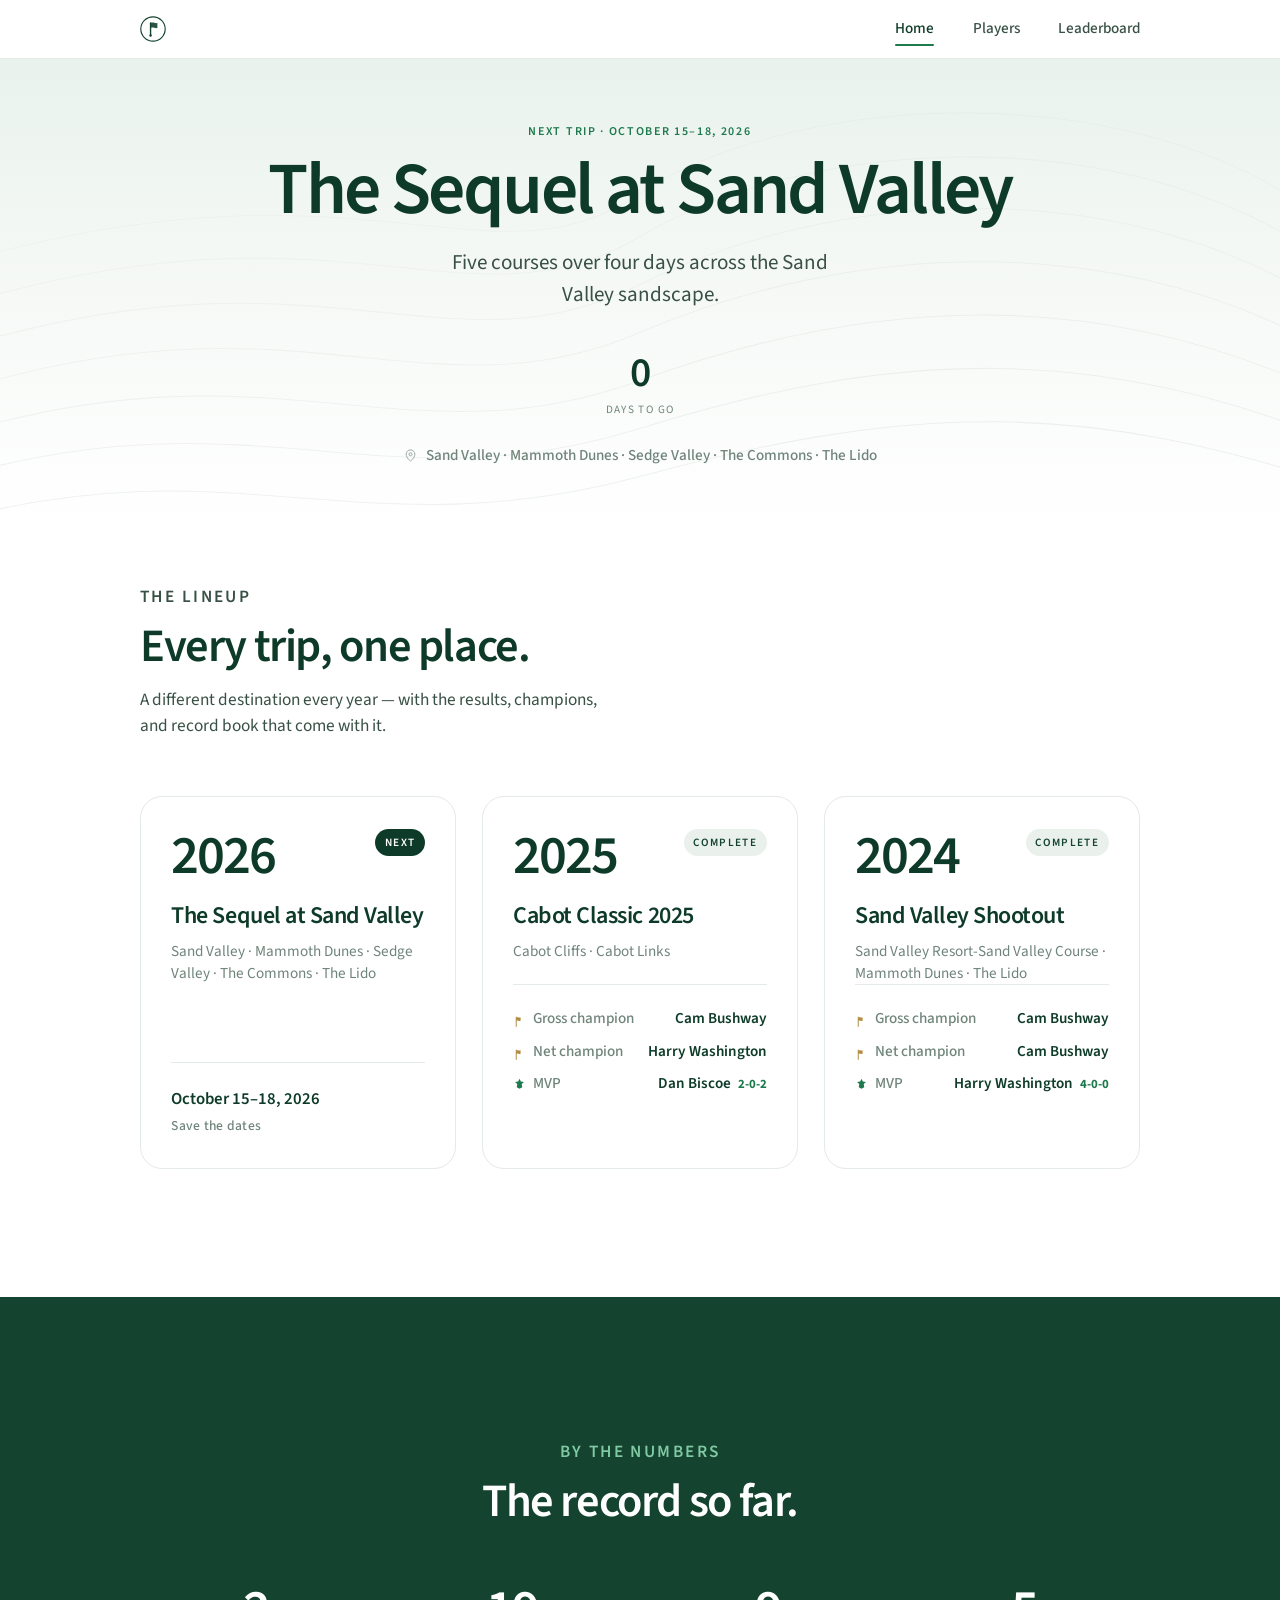
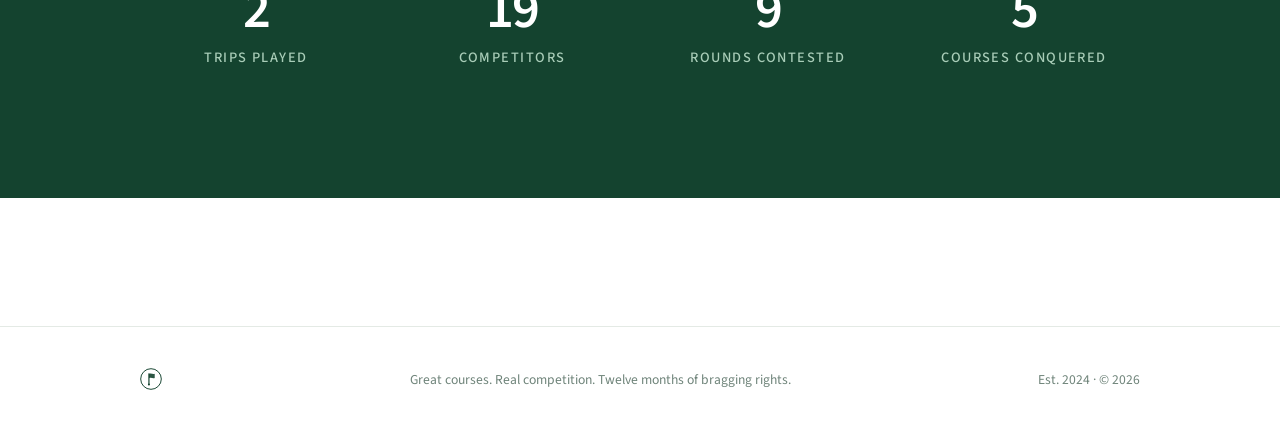
<file: index-9.html>
<!DOCTYPE html>
<html lang="en">
<head>
  <meta charset="UTF-8" />
  <meta name="viewport" content="width=device-width, initial-scale=1" />
  <title>Golf Trip Records</title>
  <meta name="description" content="An annual guys golf trip: the lineup, the players, and the all-time record book." />
  <meta name="theme-color" content="#ffffff" />
  <link rel="icon" type="image/svg+xml" href="[data-uri]" />
  <link rel="preconnect" href="https://fonts.googleapis.com" />
  <link rel="preconnect" href="https://fonts.gstatic.com" crossorigin />
  <link href="https://fonts.googleapis.com/css2?family=Source+Sans+3:ital,wght@0,400;0,500;0,600;0,700&display=swap" rel="stylesheet" />
  <style>
/* =========================================================================
   Golf Trip Records — Jobs-era Apple homage
   Light ground, deep pine ink, single Myriad-descended sans (Source Sans 3).
   ========================================================================= */

/* ---- Tokens ---- */
:root {
  --bg:          #ffffff;
  --bg-alt:      #f3f6f3;
  --ink:         #0e3b29;   /* deep pine — headings, brand */
  --ink-soft:    #38504590; /* transparent for layering */
  --ink-body:    #385045;   /* secondary text */
  --muted:       #6f847a;   /* captions, labels */
  --line:        #e4eae5;   /* hairlines */
  --line-strong: #cfd9d1;
  --green:       #14432f;
  --green-brt:   #1e7a4d;   /* interactive accent, used sparingly */
  --green-wash:  #eaf1ec;
  --white:       #ffffff;
  --gold:        #b08a3e;   /* champion marker, quiet */

  --maxw: 1080px;
  --pad:  clamp(1.25rem, 5vw, 2.5rem);
  --sect: clamp(4.5rem, 10vw, 8.5rem);

  --r-sm: 10px;
  --r-md: 16px;
  --r-lg: 22px;

  --ease: cubic-bezier(0.22, 1, 0.36, 1);
}

/* ---- Reset ---- */
*, *::before, *::after { box-sizing: border-box; margin: 0; padding: 0; }
html { -webkit-text-size-adjust: 100%; scroll-behavior: smooth; }
@media (prefers-reduced-motion: reduce) {
  html { scroll-behavior: auto; }
  *, *::before, *::after { animation-duration: 0.01ms !important; transition-duration: 0.01ms !important; }
}

body {
  font-family: "Source Sans 3", -apple-system, BlinkMacSystemFont, "Segoe UI", Helvetica, Arial, sans-serif;
  background: var(--bg);
  color: var(--ink-body);
  font-size: 17px;
  line-height: 1.55;
  font-weight: 400;
  -webkit-font-smoothing: antialiased;
  text-rendering: optimizeLegibility;
  font-variant-numeric: tabular-nums;
}

h1, h2, h3, h4 { color: var(--ink); font-weight: 600; line-height: 1.08; letter-spacing: -0.02em; }
a { color: inherit; text-decoration: none; }

.wrap { max-width: var(--maxw); margin: 0 auto; padding-inline: var(--pad); }
.wrap-wide { max-width: 1220px; margin: 0 auto; padding-inline: var(--pad); }

.eyebrow {
  font-size: 0.75rem; font-weight: 600; letter-spacing: 0.14em;
  text-transform: uppercase; color: var(--green-brt);
}

/* ---- Nav ---- */
.nav {
  position: sticky; top: 0; z-index: 100;
  background: rgba(255,255,255,0.82);
  backdrop-filter: saturate(180%) blur(18px);
  -webkit-backdrop-filter: saturate(180%) blur(18px);
  border-bottom: 1px solid var(--line);
}
.nav-inner {
  max-width: var(--maxw); margin: 0 auto; padding-inline: var(--pad);
  height: 58px; display: flex; align-items: center; justify-content: space-between;
}
.brand { display: flex; align-items: center; gap: 0.6rem; }
.brand svg { display: block; width: 26px; height: 26px; }
.brand .brand-name {
  font-weight: 600; color: var(--ink); font-size: 1.02rem; letter-spacing: -0.01em;
}
.nav-links { display: flex; gap: clamp(1.1rem, 4vw, 2.4rem); align-items: center; }
.nav-links a {
  font-size: 0.95rem; font-weight: 500; color: var(--ink-body);
  position: relative; padding: 4px 0; transition: color 0.25s var(--ease);
}
.nav-links a:hover { color: var(--ink); }
.nav-links a.active { color: var(--ink); }
.nav-links a.active::after {
  content: ""; position: absolute; left: 0; right: 0; bottom: -1px; height: 2px;
  background: var(--green-brt); border-radius: 2px;
}

/* ---- Hero ---- */
.hero { position: relative; overflow: hidden; background: linear-gradient(180deg, #e9f2ec 0%, #f4f8f5 42%, #ffffff 100%); }
.hero-contours {
  position: absolute; inset: 0; width: 100%; height: 100%;
  pointer-events: none; opacity: 0.65;
}
.hero-inner {
  position: relative; z-index: 1;
  max-width: var(--maxw); margin: 0 auto; padding-inline: var(--pad);
  padding-block: clamp(2.25rem, 5vw, 4rem);
  text-align: center;
}
.hero h1 {
  font-size: clamp(2.4rem, 6.4vw, 4.6rem);
  letter-spacing: -0.035em; line-height: 0.98;
  color: var(--ink); margin-top: 0.8rem;
}
.hero .sub {
  font-size: clamp(1.02rem, 2vw, 1.32rem); color: var(--ink-body);
  max-width: 40ch; margin: 1.2rem auto 0; font-weight: 400;
}
/* Compact hero for interior pages (players, leaderboard) */
.hero--compact .hero-inner { padding-block: clamp(2rem, 4vw, 3.25rem); }
.hero--compact h1 { font-size: clamp(2.1rem, 5vw, 3.5rem); }
.hero .meta {
  margin-top: 1.6rem; display: flex; flex-wrap: wrap; gap: 0.5rem 1.2rem;
  justify-content: center; color: var(--muted); font-size: 0.95rem; font-weight: 500;
}
.hero .meta span { display: inline-flex; align-items: center; gap: 0.45rem; }
.hero .meta svg { width: 15px; height: 15px; opacity: 0.7; flex: none; }

/* countdown */
.countdown {
  margin-top: 2.6rem; display: flex; justify-content: center; gap: clamp(0.8rem, 3vw, 2rem);
}
.countdown .unit { text-align: center; min-width: 52px; }
.countdown .num {
  font-size: clamp(1.8rem, 4vw, 2.6rem); font-weight: 600; color: var(--ink);
  letter-spacing: -0.03em; line-height: 1;
}
.countdown .lbl {
  font-size: 0.7rem; text-transform: uppercase; letter-spacing: 0.12em;
  color: var(--muted); margin-top: 0.4rem;
}

/* ---- Sections ---- */
.section { padding-block: var(--sect); }
.section.alt { background: var(--bg-alt); }
.section.dark { background: var(--green); }
.section.dark .eyebrow { color: #7fc9a3; }
.section.dark h2 { color: #ffffff; }
.section.dark .statband .n { color: #ffffff; }
.section.dark .statband .l { color: #a9cdb8; }
.section.pt-tight { padding-top: clamp(1.5rem, 3vw, 2.5rem); }
.section-head { max-width: 60ch; margin-bottom: clamp(2.5rem, 5vw, 3.5rem); }
.section-head.center { margin-inline: auto; text-align: center; }
.section-head h2 { font-size: clamp(1.9rem, 4vw, 2.9rem); letter-spacing: -0.03em; margin-top: 0.7rem; }
.section-head p { margin-top: 0.9rem; color: var(--ink-body); font-size: 1.08rem; }

/* ---- Lineup (trip cards) ---- */
.lineup { display: grid; gap: clamp(1rem, 2.5vw, 1.6rem); grid-template-columns: repeat(auto-fit, minmax(280px, 1fr)); }
.trip-card {
  position: relative; background: var(--white); border: 1px solid var(--line);
  border-radius: var(--r-lg); padding: 2rem 1.9rem; overflow: hidden;
  transition: transform 0.4s var(--ease), box-shadow 0.4s var(--ease), border-color 0.4s var(--ease);
  display: flex; flex-direction: column; min-height: 320px;
}
.trip-card:hover {
  transform: translateY(-4px);
  box-shadow: 0 18px 50px -24px rgba(14,59,41,0.35);
  border-color: var(--line-strong);
}
.trip-card .year {
  font-size: 3.4rem; font-weight: 600; color: var(--ink); letter-spacing: -0.04em; line-height: 1;
}
.trip-card .status {
  font-size: 0.7rem; text-transform: uppercase; letter-spacing: 0.12em; font-weight: 600;
  padding: 0.3rem 0.6rem; border-radius: 100px; align-self: flex-start;
}
.trip-card .status.done { background: var(--green-wash); color: var(--green); }
.trip-card .status.next { background: var(--ink); color: var(--white); }
.trip-card .tc-head { display: flex; justify-content: space-between; align-items: flex-start; gap: 1rem; }
.trip-card h3 { font-size: 1.5rem; margin-top: 1.2rem; letter-spacing: -0.02em; }
.trip-card .courses {
  margin-top: 0.7rem; color: var(--muted); font-size: 0.95rem; line-height: 1.45;
}
.trip-card .champs { margin-top: auto; padding-top: 1.4rem; border-top: 1px solid var(--line); display: grid; gap: 0.55rem; }
.trip-card .champ-row { display: flex; align-items: center; justify-content: space-between; gap: 0.5rem; font-size: 0.95rem; }
.trip-card .champ-row .k { color: var(--muted); font-weight: 500; display: inline-flex; align-items: center; gap: 0.4rem; }
.trip-card .champ-row .v { color: var(--ink); font-weight: 600; }
.trip-card .champ-row .flag { width: 13px; height: 13px; color: var(--gold); }
.trip-card .champ-row .star { display: inline-flex; width: 13px; height: 13px; color: var(--green-brt); }
.trip-card .champ-row .star svg { width: 13px; height: 13px; }
.trip-card .champ-row .rec {
  color: var(--green-brt); font-weight: 700; font-size: 0.8rem;
  font-variant-numeric: tabular-nums; margin-left: 0.25rem;
}
.trip-card .when { margin-top: auto; padding-top: 1.4rem; border-top: 1px solid var(--line); color: var(--ink); font-weight: 600; font-size: 1.05rem; }
.trip-card .when small { display: block; color: var(--muted); font-weight: 500; font-size: 0.85rem; margin-top: 0.2rem; letter-spacing: 0.02em; }

/* ---- Stat band ---- */
.statband { display: grid; grid-template-columns: repeat(auto-fit, minmax(150px, 1fr)); gap: 1.5rem; text-align: center; }
.statband .stat .n { font-size: clamp(2.4rem, 5vw, 3.4rem); font-weight: 600; color: var(--ink); letter-spacing: -0.04em; line-height: 1; }
.statband .stat .l { margin-top: 0.6rem; color: var(--muted); font-size: 0.9rem; text-transform: uppercase; letter-spacing: 0.1em; font-weight: 500; }

/* ---- Players grid ---- */
.players-grid { display: grid; gap: clamp(0.9rem, 2vw, 1.3rem); grid-template-columns: repeat(auto-fill, minmax(250px, 1fr)); }
.player-card {
  background: var(--white); border: 1px solid var(--line); border-radius: var(--r-md);
  padding: 1.5rem 1.5rem 1.35rem; transition: transform 0.35s var(--ease), box-shadow 0.35s var(--ease), border-color 0.35s var(--ease);
}
.player-card:hover { transform: translateY(-3px); box-shadow: 0 14px 40px -22px rgba(14,59,41,0.32); border-color: var(--line-strong); }
.player-card .pc-top { display: flex; align-items: center; gap: 0.85rem; }
.player-card .avatar {
  width: 42px; height: 42px; border-radius: 50%; flex: none;
  background: var(--green-wash); color: var(--green);
  display: grid; place-items: center; font-weight: 600; font-size: 0.95rem; letter-spacing: -0.01em;
}
.player-card .avatar.rookie { background: var(--bg-alt); color: var(--muted); }
.player-card h3 { font-size: 1.12rem; letter-spacing: -0.02em; }
.player-card .pc-sub { color: var(--muted); font-size: 0.82rem; font-weight: 500; margin-top: 0.1rem; }
.player-card .pc-stats { margin-top: 1.15rem; display: grid; grid-template-columns: 1fr 1fr; gap: 0.85rem 1rem; }
.player-card .pc-stat .v { font-size: 1.15rem; font-weight: 600; color: var(--ink); letter-spacing: -0.02em; }
.player-card .pc-stat .k { font-size: 0.72rem; color: var(--muted); text-transform: uppercase; letter-spacing: 0.08em; margin-top: 0.15rem; font-weight: 500; }
.player-card .pc-foot { margin-top: 1.15rem; padding-top: 0.95rem; border-top: 1px solid var(--line); display: flex; justify-content: space-between; align-items: center; }
.player-card .pc-foot .k { font-size: 0.78rem; color: var(--muted); font-weight: 500; }
.player-card .pc-foot .rc { font-weight: 600; color: var(--ink); font-variant-numeric: tabular-nums; }

/* ---- Leaderboard table ---- */
.lb-scroll { overflow-x: auto; border: 1px solid var(--line); border-radius: var(--r-md); background: var(--white); }
table.lb { width: 100%; border-collapse: collapse; font-variant-numeric: tabular-nums; min-width: 1040px; }
table.lb thead th {
  position: sticky; top: 0; background: var(--white);
  text-align: right; font-size: 0.72rem; font-weight: 600; color: var(--muted);
  text-transform: uppercase; letter-spacing: 0.06em; line-height: 1.25;
  padding: 0.9rem 0.7rem; border-bottom: 1px solid var(--line-strong);
  cursor: pointer; user-select: none; vertical-align: bottom; transition: color 0.2s var(--ease);
}
table.lb thead th:not(.player-col) { max-width: 5.5rem; }
table.lb thead th:hover { color: var(--ink); }
table.lb thead th.player-col, table.lb tbody td.player-col { text-align: left; }
table.lb thead th .arrow { opacity: 0; margin-left: 0.3rem; font-size: 0.7rem; }
table.lb thead th.sorted .arrow { opacity: 1; color: var(--green-brt); }
table.lb thead th.sorted { color: var(--ink); }
table.lb tbody td { text-align: right; padding: 0.8rem 0.7rem; border-bottom: 1px solid var(--line); font-size: 0.96rem; color: var(--ink-body); white-space: nowrap; }
table.lb tbody tr:last-child td { border-bottom: none; }
table.lb tbody tr { transition: background 0.15s var(--ease); }
table.lb tbody tr:hover { background: var(--bg-alt); }
table.lb td.player-col { font-weight: 600; color: var(--ink); }
table.lb .rank { color: var(--muted); font-weight: 600; width: 2.4rem; text-align: right; padding-right: 0.4rem; }
table.lb .medal { color: var(--gold); }
table.lb td .pos { display: inline-block; }
table.lb td.dim { color: var(--line-strong); }
.lb-note { margin-top: 1rem; color: var(--muted); font-size: 0.85rem; }

/* ---- Award icons ---- */
.awards { display: inline-flex; align-items: center; gap: 0.3rem; margin-left: 0.45rem; vertical-align: middle; }
.award { display: inline-flex; align-items: center; gap: 1px; }
.award svg { width: 15px; height: 15px; display: block; }
.award .cnt { font-size: 0.7rem; font-weight: 700; line-height: 1; }
.award.trophy { color: var(--gold); }
.award.mvp { color: var(--green-brt); }
table.lb .awards { margin-left: 0.35rem; }
.award-legend { display: inline-flex; flex-wrap: wrap; gap: 1.1rem; margin-top: 0.9rem; color: var(--muted); font-size: 0.82rem; }
.award-legend .item { display: inline-flex; align-items: center; gap: 0.4rem; }
.award-legend svg { width: 15px; height: 15px; }
.award-legend .trophy { color: var(--gold); }
.award-legend .mvp { color: var(--green-brt); }

/* ---- Trip cards as links ---- */
.trip-card--link { text-decoration: none; color: inherit; cursor: pointer; }
.trip-card .tc-cta {
  margin-top: 1.1rem; color: var(--green-brt); font-weight: 600; font-size: 0.92rem;
  opacity: 0; transform: translateX(-4px); transition: opacity 0.3s var(--ease), transform 0.3s var(--ease);
}
.trip-card--link:hover .tc-cta { opacity: 1; transform: none; }

/* ---- Trip detail page ---- */
.back-link {
  display: inline-flex; align-items: center; gap: 0.35rem; color: var(--green-brt);
  font-weight: 600; font-size: 0.92rem; margin-bottom: 1rem;
  transition: gap 0.25s var(--ease);
}
.back-link:hover { gap: 0.6rem; }
.trip-hero .hero-inner { text-align: center; }
.trip-hero .back-link { position: absolute; left: var(--pad); top: 1.1rem; margin: 0; }

.trip-summary {
  display: grid; grid-template-columns: repeat(auto-fit, minmax(180px, 1fr));
  gap: 1rem; margin-bottom: 2rem;
}
.tsum-card { background: var(--white); border: 1px solid var(--line); border-radius: var(--r-md); padding: 1.1rem 1.25rem; }
.tsum-label { font-size: 0.72rem; text-transform: uppercase; letter-spacing: 0.09em; color: var(--muted); font-weight: 600; }
.tsum-value { font-size: 1.3rem; font-weight: 600; color: var(--ink); letter-spacing: -0.02em; margin-top: 0.35rem; }
.tsum-sub { font-size: 0.82rem; color: var(--muted); margin-top: 0.3rem; font-variant-numeric: tabular-nums; }

/* segmented control */
.seg { display: inline-flex; background: var(--bg-alt); border: 1px solid var(--line); border-radius: 100px; padding: 3px; margin-bottom: 1.2rem; }
.seg-btn {
  border: 0; background: transparent; color: var(--ink-body); font: inherit; font-weight: 600;
  font-size: 0.9rem; padding: 0.4rem 1.3rem; border-radius: 100px; cursor: pointer;
  transition: background 0.2s var(--ease), color 0.2s var(--ease);
}
.seg-btn.on { background: var(--green); color: #fff; }

table.trip-lb thead th .rc-course {
  display: block; font-size: 0.6rem; font-weight: 500; color: var(--line-strong);
  text-transform: none; letter-spacing: 0; margin-top: 2px; white-space: nowrap;
}
table.trip-lb td.tot { font-weight: 600; color: var(--ink); }
table.trip-lb { min-width: 720px; }

/* ---- Footer ---- */
.footer { border-top: 1px solid var(--line); padding-block: 2.6rem; margin-top: var(--sect); }
.footer-inner { max-width: var(--maxw); margin: 0 auto; padding-inline: var(--pad); display: flex; align-items: center; justify-content: space-between; gap: 1rem; flex-wrap: wrap; }
.footer .brand svg { width: 22px; height: 22px; }
.footer p { color: var(--muted); font-size: 0.85rem; }

/* ---- Reveal animation ---- */
.reveal { opacity: 0; transform: translateY(18px); transition: opacity 0.7s var(--ease), transform 0.7s var(--ease); }
.reveal.in { opacity: 1; transform: none; }

/* ---- Loading / empty ---- */
.loading { color: var(--muted); text-align: center; padding: 3rem 0; font-size: 0.95rem; }

/* ---- Responsive ---- */
@media (max-width: 720px) {
  body { font-size: 16px; }
  .brand .brand-name { display: none; }
  .trip-card { min-height: auto; }
  .player-card .pc-stats { grid-template-columns: 1fr 1fr; }
}
@media (max-width: 460px) {
  .nav-links { gap: 1.05rem; }
  .nav-links a { font-size: 0.9rem; }
}

  </style>
</head>
<body>
  <div id="nav"></div>
  <main id="app"><div class="loading">Loading…</div></main>
  <div id="footer"></div>

  <script>
    window.__DATA = {"tournaments": [{"id": "sand-valley-shootout-2024", "name": "Sand Valley Shootout", "year": 2024, "date": "2024-05-04", "dateDisplay": "May 4, 2024", "courses": ["Sand Valley Resort-Sand Valley Course", "Mammoth Dunes", "The Lido"], "numRounds": 4, "players": [{"name": "Paul Akrouche", "handicap": 22.3, "role": "Player"}, {"name": "Todd Bushway", "handicap": 2.9, "role": "Player"}, {"name": "Derek Roschlein", "handicap": 9.1, "role": "Admin"}, {"name": "Conor O'Brien", "handicap": 12.2, "role": "Player"}, {"name": "Harry Washington", "handicap": 11.4, "role": "Owner"}, {"name": "Jason Weber", "handicap": 12.2, "role": "Player"}, {"name": "Edward Washington", "handicap": 13.3, "role": "Player"}, {"name": "Fred Akrouche", "handicap": 23.6, "role": "Player"}, {"name": "Devin Greaney", "handicap": 3.1, "role": "Player"}, {"name": "Tom Caruso", "handicap": 14.3, "role": "Player"}, {"name": "Cam Bushway", "handicap": 2.8, "role": "Player"}, {"name": "Joe Akrouche", "handicap": 11.8, "role": "Player"}], "leaderboard": {"gross": [{"player": "Cam Bushway", "rounds": ["+4", "-3", "+4", "+2"], "total": "+7"}, {"player": "Todd Bushway", "rounds": ["+6", "+2", "+3", "+3"], "total": "+14"}, {"player": "Devin Greaney", "rounds": ["+14", "+6", "+7", "+5"], "total": "+32"}, {"player": "Derek Roschlein", "rounds": ["+9", "+9", "+11", "+15"], "total": "+44"}, {"player": "Harry Washington", "rounds": ["+15", "+11", "+13", "+12"], "total": "+51"}, {"player": "Conor O'Brien", "rounds": ["+15", "+11", "+14", "+19"], "total": "+59"}, {"player": "Joe Akrouche", "rounds": ["+11", "+14", "+13", "+25"], "total": "+63"}, {"player": "Edward Washington", "rounds": ["+24", "+17", "+17", "+11"], "total": "+69"}, {"player": "Jason Weber", "rounds": ["+22", "+14", "+22", "+24"], "total": "+82"}, {"player": "Tom Caruso", "rounds": ["+24", "+16", "+23", "+24"], "total": "+87"}, {"player": "Paul Akrouche", "rounds": ["+30", "+27", "+25", "+17"], "total": "+99"}, {"player": "Fred Akrouche", "rounds": ["+36", "+28", "+37", "+18"], "total": "+119"}], "net": [{"player": "Cam Bushway", "rounds": ["+2", "-4", "+1", "+1"], "total": "E"}, {"player": "Todd Bushway", "rounds": ["+4", "+1", "E", "+2"], "total": "+7"}, {"player": "Harry Washington", "rounds": ["+4", "+2", "E", "+3"], "total": "+9"}, {"player": "Derek Roschlein", "rounds": ["E", "+2", "E", "+8"], "total": "+10"}, {"player": "Paul Akrouche", "rounds": ["+7", "+7", "-1", "-3"], "total": "+10"}, {"player": "Conor O'Brien", "rounds": ["+3", "+1", "E", "+9"], "total": "+13"}, {"player": "Edward Washington", "rounds": ["+11", "+6", "+2", "E"], "total": "+19"}, {"player": "Joe Akrouche", "rounds": ["-1", "+5", "-1", "+16"], "total": "+19"}, {"player": "Devin Greaney", "rounds": ["+11", "+5", "+3", "+4"], "total": "+23"}, {"player": "Fred Akrouche", "rounds": ["+12", "+7", "+10", "-3"], "total": "+26"}, {"player": "Tom Caruso", "rounds": ["+10", "+4", "+7", "+12"], "total": "+33"}, {"player": "Jason Weber", "rounds": ["+10", "+4", "+8", "+14"], "total": "+36"}]}, "ryderCup": {"teams": [{"team": "Team Todd", "total": "9.5", "players": [{"player": "Todd Bushway", "points_by_round": ["0", "1", "1", "0"]}, {"player": "Conor O'Brien", "points_by_round": ["1", "0", "0.5", "1"]}, {"player": "Edward Washington", "points_by_round": ["1", "0.5", "1", "1"]}, {"player": "Fred Akrouche", "points_by_round": ["0", "0.5", "0.5", "0.5"]}, {"player": "Harry Washington", "points_by_round": ["1", "1", "1", "1"]}, {"player": "Jason Weber", "points_by_round": ["1", "0", "1", "0"]}]}, {"team": "Team Cam", "total": "5.5", "players": [{"player": "Cam Bushway", "points_by_round": ["1", "1", "0", "1"]}, {"player": "Derek Roschlein", "points_by_round": ["0", "0.5", "0", "0"]}, {"player": "Devin Greaney", "points_by_round": ["0", "0", "0", "1"]}, {"player": "Joe Akrouche", "points_by_round": ["1", "1", "0.5", "0"]}, {"player": "Paul Akrouche", "points_by_round": ["0", "0.5", "0.5", "0.5"]}, {"player": "Tom Caruso", "points_by_round": ["0", "0", "0", "0"]}]}]}, "bestBall": null, "skins": null, "roundsActual": [{"course": "Sand Valley Resort-Sand Valley Course", "par": 72, "scores": {"Derek Roschlein": 81, "Tom Caruso": 96, "Conor O'Brien": 87, "Jason Weber": 94, "Devin Greaney": 86, "Paul Akrouche": 102, "Harry Washington": 87, "Edward Washington": 96, "Joe Akrouche": 83, "Cam Bushway": 76, "Fred Akrouche": 108, "Todd Bushway": 78}, "scoresNet": {"Cam Bushway": 74, "Todd Bushway": 76, "Harry Washington": 76, "Derek Roschlein": 72, "Paul Akrouche": 79, "Conor O'Brien": 75, "Edward Washington": 83, "Joe Akrouche": 71, "Devin Greaney": 83, "Fred Akrouche": 84, "Tom Caruso": 82, "Jason Weber": 82}}, {"course": "Mammoth Dunes", "par": 73, "scores": {"Todd Bushway": 75, "Harry Washington": 84, "Tom Caruso": 89, "Devin Greaney": 79, "Conor O'Brien": 84, "Jason Weber": 87, "Cam Bushway": 70, "Joe Akrouche": 87, "Fred Akrouche": 101, "Edward Washington": 90, "Paul Akrouche": 100, "Derek Roschlein": 82}, "scoresNet": {"Cam Bushway": 69, "Todd Bushway": 74, "Harry Washington": 75, "Derek Roschlein": 75, "Paul Akrouche": 80, "Conor O'Brien": 74, "Edward Washington": 79, "Joe Akrouche": 78, "Devin Greaney": 78, "Fred Akrouche": 80, "Tom Caruso": 77, "Jason Weber": 77}}, {"course": "The Lido", "par": 72, "scores": {"Harry Washington": 85, "Todd Bushway": 75, "Derek Roschlein": 83, "Cam Bushway": 76, "Edward Washington": 89, "Jason Weber": 94, "Tom Caruso": 95, "Devin Greaney": 79, "Conor O'Brien": 86, "Fred Akrouche": 109, "Joe Akrouche": 85, "Paul Akrouche": 97}, "scoresNet": {"Cam Bushway": 73, "Todd Bushway": 72, "Harry Washington": 72, "Derek Roschlein": 72, "Paul Akrouche": 71, "Conor O'Brien": 72, "Edward Washington": 74, "Joe Akrouche": 71, "Devin Greaney": 75, "Fred Akrouche": 82, "Tom Caruso": 79, "Jason Weber": 80}}, {"course": "Mammoth Dunes", "par": 73, "scores": {"Harry Washington": 85, "Fred Akrouche": 91, "Joe Akrouche": 98, "Paul Akrouche": 90, "Edward Washington": 84, "Jason Weber": 97, "Derek Roschlein": 88, "Devin Greaney": 78, "Conor O'Brien": 92, "Todd Bushway": 76, "Cam Bushway": 75, "Tom Caruso": 97}, "scoresNet": {"Cam Bushway": 74, "Todd Bushway": 75, "Harry Washington": 76, "Derek Roschlein": 81, "Paul Akrouche": 70, "Conor O'Brien": 82, "Edward Washington": 73, "Joe Akrouche": 89, "Devin Greaney": 77, "Fred Akrouche": 70, "Tom Caruso": 85, "Jason Weber": 87}}]}, {"id": "cabot-classic-2025-2025", "name": "Cabot Classic 2025", "year": 2025, "date": "2025-10-02", "dateDisplay": "Oct 2, 2025", "courses": ["Cabot Cliffs", "Cabot Links"], "numRounds": 5, "players": [{"name": "Tim Watson", "handicap": 10.7, "role": "Player"}, {"name": "Joe Akrouche", "handicap": 12.1, "role": "Player"}, {"name": "Harry Washington", "handicap": 8.2, "role": "Owner"}, {"name": "Michael Edwards", "handicap": 15.2, "role": "Player"}, {"name": "Conor O'Brien", "handicap": 9.9, "role": "Player"}, {"name": "Derek Roschlein", "handicap": 8.2, "role": "Admin"}, {"name": "Fred Akrouche", "handicap": 20.8, "role": "Player"}, {"name": "Edward Washington", "handicap": 10.0, "role": "Player"}, {"name": "Cam Bushway", "handicap": 2.9, "role": "Player"}, {"name": "Tom Caruso", "handicap": 13.6, "role": "Player"}, {"name": "Dan Sullivan", "handicap": 17.5, "role": "Player"}, {"name": "John Berger", "handicap": 25.0, "role": "Player"}, {"name": "James O'Brien", "handicap": 17.5, "role": "Player"}, {"name": "Louis Massard", "handicap": 12.9, "role": "Player"}, {"name": "Todd Bushway", "handicap": 2.8, "role": "Player"}, {"name": "Dan Biscoe", "handicap": 5.4, "role": "Player"}], "leaderboard": {"gross": [{"player": "Cam Bushway", "rounds": ["+6", "+9", "+4", "+8", ""], "total": "+27"}, {"player": "Dan Biscoe", "rounds": ["+14", "+6", "+9", "+8", ""], "total": "+37"}, {"player": "Harry Washington", "rounds": ["+12", "+7", "+8", "+16", ""], "total": "+43"}, {"player": "Todd Bushway", "rounds": ["+14", "+8", "+15", "+13", ""], "total": "+50"}, {"player": "Derek Roschlein", "rounds": ["+13", "+7", "+15", "+16", ""], "total": "+51"}, {"player": "Tim Watson", "rounds": ["+19", "+8", "+12", "+18", ""], "total": "+57"}, {"player": "Conor O'Brien", "rounds": ["+15", "+19", "+18", "+13", ""], "total": "+65"}, {"player": "Joe Akrouche", "rounds": ["+19", "+19", "+18", "+14", ""], "total": "+70"}, {"player": "Edward Washington", "rounds": ["+25", "+18", "+16", "+19", ""], "total": "+78"}, {"player": "Michael Edwards", "rounds": ["+19", "+20", "+22", "+19", ""], "total": "+80"}, {"player": "Louis Massard", "rounds": ["+28", "+17", "+21", "+20", ""], "total": "+86"}, {"player": "Tom Caruso", "rounds": ["+22", "+22", "+17", "+25", ""], "total": "+86"}, {"player": "James O'Brien", "rounds": ["+24", "+22", "+26", "+26", ""], "total": "+98"}, {"player": "Dan Sullivan", "rounds": ["+26", "+29", "+22", "+22", ""], "total": "+99"}, {"player": "Fred Akrouche", "rounds": ["+34", "+28", "+31", "+29", ""], "total": "+122"}, {"player": "John Berger", "rounds": ["+27", "+30", "+39", "+36", ""], "total": "+132"}], "net": [{"player": "Harry Washington", "rounds": ["+3", "-2", "-1", "+7", ""], "total": "+7"}, {"player": "Tim Watson", "rounds": ["+8", "-4", "E", "+7", ""], "total": "+11"}, {"player": "Cam Bushway", "rounds": ["+2", "+6", "+1", "+4", ""], "total": "+13"}, {"player": "Dan Biscoe", "rounds": ["+8", "E", "+3", "+2", ""], "total": "+13"}, {"player": "Michael Edwards", "rounds": ["+3", "+3", "+5", "+3", ""], "total": "+14"}, {"player": "Derek Roschlein", "rounds": ["+4", "-2", "+6", "+7", ""], "total": "+15"}, {"player": "Joe Akrouche", "rounds": ["+6", "+6", "+5", "+1", ""], "total": "+18"}, {"player": "Conor O'Brien", "rounds": ["+4", "+8", "+7", "+2", ""], "total": "+21"}, {"player": "James O'Brien", "rounds": ["+6", "+3", "+7", "+8", ""], "total": "+24"}, {"player": "Dan Sullivan", "rounds": ["+8", "+10", "+3", "+4", ""], "total": "+25"}, {"player": "John Berger", "rounds": ["+1", "+3", "+12", "+10", ""], "total": "+26"}, {"player": "Tom Caruso", "rounds": ["+8", "+7", "+2", "+11", ""], "total": "+28"}, {"player": "Louis Massard", "rounds": ["+14", "+3", "+7", "+6", ""], "total": "+30"}, {"player": "Fred Akrouche", "rounds": ["+12", "+5", "+8", "+7", ""], "total": "+32"}, {"player": "Edward Washington", "rounds": ["+14", "+7", "+5", "+8", ""], "total": "+34"}, {"player": "Todd Bushway", "rounds": ["+10", "+5", "+12", "+9", ""], "total": "+36"}]}, "ryderCup": {"teams": [{"team": "Team Cam", "total": "11.5", "players": [{"player": "Cam Bushway", "points_by_round": ["1", "0", "1", "1", ""]}, {"player": "Harry Washington", "points_by_round": ["0", "1", "1", "0", ""]}, {"player": "Tom Caruso", "points_by_round": ["0", "1", "0.5", "0", ""]}, {"player": "Joe Akrouche", "points_by_round": ["0", "1", "1", "1", ""]}, {"player": "Conor O'Brien", "points_by_round": ["0", "1", "1", "1", ""]}, {"player": "Michael Edwards", "points_by_round": ["1", "0", "0", "0.5", ""]}, {"player": "John Berger", "points_by_round": ["1", "0.5", "0", "0", ""]}, {"player": "Tim Watson", "points_by_round": ["1", "0.5", "0.5", "1", ""]}]}, {"team": "Team Todd", "total": "8.5", "players": [{"player": "Todd Bushway", "points_by_round": ["1", "1", "0", "0", ""]}, {"player": "Dan Biscoe", "points_by_round": ["1", "0.5", "0.5", "1", ""]}, {"player": "Edward Washington", "points_by_round": ["0", "0", "1", "0", ""]}, {"player": "James O'Brien", "points_by_round": ["1", "1", "0", "0", ""]}, {"player": "Fred Akrouche", "points_by_round": ["0", "0", "0", "0", ""]}, {"player": "Derek Roschlein", "points_by_round": ["1", "0.5", "0", "1", ""]}, {"player": "Louis Massard", "points_by_round": ["0", "0", "1", "0.5", ""]}, {"player": "Dan Sullivan", "points_by_round": ["0", "0", "0.5", "1", ""]}]}]}, "bestBall": null, "skins": [{"player": "Cam Bushway", "rounds": ["8", "", "", "", ""], "total": "8"}, {"player": "Harry Washington", "rounds": ["6", "", "", "", ""], "total": "6"}, {"player": "Joe Akrouche", "rounds": ["4", "", "", "", ""], "total": "4"}], "roundsActual": [{"course": "Cabot Links", "par": 70, "scores": {"Tim Watson": 89, "John Berger": 97, "Louis Massard": 98, "Fred Akrouche": 104, "Dan Biscoe": 84, "Derek Roschlein": 83, "Harry Washington": 82, "Conor O'Brien": 85, "Dan Sullivan": 96, "Edward Washington": 95, "Cam Bushway": 76, "Michael Edwards": 89, "Todd Bushway": 84, "James O'Brien": 94, "Tom Caruso": 92, "Joe Akrouche": 89}, "scoresNet": {"Harry Washington": 73, "Tim Watson": 78, "Cam Bushway": 72, "Dan Biscoe": 78, "Michael Edwards": 73, "Derek Roschlein": 74, "Joe Akrouche": 76, "Conor O'Brien": 74, "James O'Brien": 76, "Dan Sullivan": 78, "John Berger": 71, "Tom Caruso": 78, "Louis Massard": 84, "Fred Akrouche": 82, "Edward Washington": 84, "Todd Bushway": 80}}, {"course": "Cabot Cliffs", "par": 72, "scores": {"Harry Washington": 79, "Conor O'Brien": 91, "Louis Massard": 89, "Fred Akrouche": 100, "John Berger": 102, "Tim Watson": 80, "Derek Roschlein": 79, "Dan Biscoe": 78, "Cam Bushway": 81, "Michael Edwards": 92, "James O'Brien": 94, "Todd Bushway": 80, "Joe Akrouche": 91, "Tom Caruso": 94, "Edward Washington": 90, "Dan Sullivan": 101}, "scoresNet": {"Harry Washington": 70, "Tim Watson": 68, "Cam Bushway": 78, "Dan Biscoe": 72, "Michael Edwards": 75, "Derek Roschlein": 70, "Joe Akrouche": 78, "Conor O'Brien": 80, "James O'Brien": 75, "Dan Sullivan": 82, "John Berger": 75, "Tom Caruso": 79, "Louis Massard": 75, "Fred Akrouche": 77, "Edward Washington": 79, "Todd Bushway": 77}}, {"course": "Cabot Cliffs", "par": 72, "scores": {"Derek Roschlein": 87, "James O'Brien": 98, "Harry Washington": 80, "Joe Akrouche": 90, "Dan Biscoe": 81, "Dan Sullivan": 94, "Tim Watson": 84, "Tom Caruso": 89, "Edward Washington": 88, "John Berger": 111, "Louis Massard": 93, "Michael Edwards": 94, "Todd Bushway": 87, "Conor O'Brien": 90, "Fred Akrouche": 103, "Cam Bushway": 76}, "scoresNet": {"Harry Washington": 71, "Tim Watson": 72, "Cam Bushway": 73, "Dan Biscoe": 75, "Michael Edwards": 77, "Derek Roschlein": 78, "Joe Akrouche": 77, "Conor O'Brien": 79, "James O'Brien": 79, "Dan Sullivan": 75, "John Berger": 84, "Tom Caruso": 74, "Louis Massard": 79, "Fred Akrouche": 80, "Edward Washington": 77, "Todd Bushway": 84}}, {"course": "Cabot Links", "par": 70, "scores": {"Joe Akrouche": 84, "Fred Akrouche": 99, "Conor O'Brien": 83, "James O'Brien": 96, "Todd Bushway": 83, "Derek Roschlein": 86, "Harry Washington": 86, "Cam Bushway": 78, "John Berger": 106, "Dan Sullivan": 92, "Louis Massard": 90, "Michael Edwards": 89, "Tim Watson": 88, "Edward Washington": 89, "Tom Caruso": 95, "Dan Biscoe": 78}, "scoresNet": {"Harry Washington": 77, "Tim Watson": 77, "Cam Bushway": 74, "Dan Biscoe": 72, "Michael Edwards": 73, "Derek Roschlein": 77, "Joe Akrouche": 71, "Conor O'Brien": 72, "James O'Brien": 78, "Dan Sullivan": 74, "John Berger": 80, "Tom Caruso": 81, "Louis Massard": 76, "Fred Akrouche": 77, "Edward Washington": 78, "Todd Bushway": 79}}]}], "upcoming": {"_comment": "Upcoming (not-yet-played) trips. Move a trip into tournaments.json once it has results.", "trips": [{"id": "sand-valley-2026", "name": "The Sequel at Sand Valley", "year": 2026, "date": "2026-10-15", "dateDisplay": "October 15\u201318, 2026", "courses": ["Sand Valley", "Mammoth Dunes", "Sedge Valley", "The Commons", "The Lido"], "upcoming": true}]}, "players": {"_comment": "Official crew records. ryderCup is W-L-T (win=1, loss=0, tie=0.5). trophies = number of trip trophies, mvp = number of MVP awards. Players with no tournament appearances can be listed here too.", "players": [{"name": "Harry Washington", "ryderCup": "6-2-0", "trophies": 1, "mvp": 1}, {"name": "Conor O'Brien", "ryderCup": "5-3-0", "trophies": 1}, {"name": "Joe Akrouche", "ryderCup": "5-3-0"}, {"name": "Cam Bushway", "ryderCup": "5-2-1"}, {"name": "Edward Washington", "ryderCup": "5-1-2", "trophies": 2}, {"name": "Todd Bushway", "ryderCup": "4-4-0", "trophies": 2}, {"name": "Derek Roschlein", "ryderCup": "2-4-2", "trophies": 1}, {"name": "Louis Massard", "ryderCup": "2-2-0", "trophies": 1}, {"name": "James O'Brien", "ryderCup": "2-2-0", "trophies": 1}, {"name": "Jason Weber", "ryderCup": "2-2-0", "trophies": 1}, {"name": "Dan Biscoe", "ryderCup": "2-0-2", "trophies": 1, "mvp": 1}, {"name": "Tim Watson", "ryderCup": "2-0-2"}, {"name": "Dan Sullivan", "ryderCup": "2-0-2", "trophies": 1}, {"name": "Devin Greaney", "ryderCup": "1-3-0"}, {"name": "John Berger", "ryderCup": "1-1-2"}, {"name": "Paul Akrouche", "ryderCup": "1-1-2"}, {"name": "Tom Caruso", "ryderCup": "0-7-1"}, {"name": "Fred Akrouche", "ryderCup": "0-6-2", "trophies": 2}, {"name": "Michael Edwards", "ryderCup": "0-3-1"}, {"name": "Tyler Calos", "ryderCup": "0-0-0"}, {"name": "Mike McGrail", "ryderCup": "0-0-0"}]}, "tripMvps": {"_comment": "MVP for each trip, keyed by year. The record shown on the card is that player's Ryder Cup W-L-T for that trip (computed automatically).", "byYear": {"2024": "Harry Washington", "2025": "Dan Biscoe"}}};
  </script>
  <script>
/* =========================================================================
   Core: data loading, score parsing, stat aggregation.
   Shared by every page. No dependencies.
   ========================================================================= */

const SITE = {
  // Leave blank until the crew has a name; the nav shows the mark alone.
  name: "",
  tagline: "Great courses. Real competition. Twelve months of bragging rights.",
  est: 2024,
};

/* ---- Data loading ---------------------------------------------------- */
// Resolve data paths relative to the site root so pages in any folder work.

async function loadData() {
  return {
    tournaments: (window.__DATA.tournaments || []).slice().sort((a, b) => (a.date || "").localeCompare(b.date || "")),
    upcoming: (window.__DATA.upcoming.trips || []).slice().sort((a, b) => (a.date || "").localeCompare(b.date || "")),
    playersMeta: window.__DATA.players.players || [],
    tripMvps: (window.__DATA.tripMvps && window.__DATA.tripMvps.byYear) || {},
  };
}

// A player's Ryder Cup W-L-T for a single tournament (win=1, tie=0.5, loss=0).
function ryderRecordForTrip(t, name) {
  if (!t || !t.ryderCup) return null;
  for (const team of t.ryderCup.teams) {
    for (const pl of (team.players || [])) {
      if (pl.player === name) {
        let w = 0, l = 0, tie = 0;
        for (const x of (pl.points_by_round || [])) {
          const v = parseFloat(x);
          if (Number.isNaN(v)) continue;
          if (v === 1) w++;
          else if (v === 0) l++;
          else tie++;
        }
        return `${w}-${l}-${tie}`;
      }
    }
  }
  return null;
}

// Ryder Cup team point totals + winner for a tournament.
function ryderSummary(t) {
  if (!t || !t.ryderCup) return null;
  const teams = t.ryderCup.teams.map((team) => {
    let pts = 0;
    for (const pl of (team.players || []))
      for (const x of (pl.points_by_round || [])) {
        const v = parseFloat(x);
        if (!Number.isNaN(v)) pts += v;
      }
    return { name: team.team, points: pts };
  });
  const sorted = [...teams].sort((a, b) => b.points - a.points);
  const tie = sorted.length > 1 && sorted[0].points === sorted[1].points;
  return { teams, winner: tie ? null : sorted[0].name, tie };
}

// Shorten a course name for compact column headers.
function shortCourse(c) {
  if (!c) return "";
  c = c.split("-").pop();
  return c.replace(/ Course$/i, "").replace(/ Resort$/i, "").trim();
}

// Build per-player rows for a single trip: round-by-round actual strokes
// (gross + net), totals, to-par, and Ryder record.
function tripDetail(t) {
  const rounds = t.roundsActual || [];
  const pars = rounds.map((r) => r.par);
  const parTotal = pars.reduce((a, b) => a + (b || 0), 0);
  const names = new Set();
  rounds.forEach((r) => Object.keys(r.scores || {}).forEach((n) => names.add(n)));
  const rows = [];
  for (const name of names) {
    const gross = rounds.map((r) => (r.scores && r.scores[name] != null ? r.scores[name] : null));
    const net = rounds.map((r) => (r.scoresNet && r.scoresNet[name] != null ? r.scoresNet[name] : null));
    const sum = (arr) => arr.filter((x) => x != null).reduce((a, b) => a + b, 0);
    const gTotal = gross.some((x) => x != null) ? sum(gross) : null;
    const nTotal = net.some((x) => x != null) ? sum(net) : null;
    rows.push({
      name, gross, net,
      grossTotal: gTotal, netTotal: nTotal,
      grossToPar: gTotal == null ? null : gTotal - parTotal,
      netToPar: nTotal == null ? null : nTotal - parTotal,
      ryder: ryderRecordForTrip(t, name),
    });
  }
  return { rows, rounds, pars, parTotal };
}

/* ---- Score parsing --------------------------------------------------- */
// "E" -> 0, "+12" -> 12, "-3" -> -3, "" -> null
function parseScore(s) {
  if (s === null || s === undefined) return null;
  s = String(s).trim();
  if (s === "") return null;
  if (s.toUpperCase() === "E") return 0;
  const n = Number(s.replace("+", ""));
  return Number.isNaN(n) ? null : n;
}

// Format a to-par number back to display: 0 -> "E", 12 -> "+12", -3 -> "-3"
function fmtToPar(n, decimals = 0) {
  if (n === null || n === undefined || Number.isNaN(n)) return "\u2014";
  const v = decimals ? Number(n.toFixed(decimals)) : Math.round(n);
  if (v === 0) return "E";
  return v > 0 ? `+${v}` : `${v}`;
}

function ordinal(n) {
  if (n === null || n === undefined) return "\u2014";
  const s = ["th", "st", "nd", "rd"], v = n % 100;
  return n + (s[(v - 20) % 10] || s[v] || s[0]);
}

function initials(name) {
  return name.split(/\s+/).map((p) => p[0]).slice(0, 2).join("").toUpperCase();
}

/* ---- Rankings within a single tournament ----------------------------- */
// Returns Map<player, {score, rank}> using standard competition ranking.
function rankBoard(entries) {
  const scored = entries
    .map((e) => ({ player: e.player, score: parseScore(e.total) }))
    .filter((e) => e.score !== null)
    .sort((a, b) => a.score - b.score);
  const out = new Map();
  let rank = 0, seen = 0, prev = null;
  for (const row of scored) {
    seen++;
    if (row.score !== prev) { rank = seen; prev = row.score; }
    out.set(row.player, { score: row.score, rank });
  }
  return out;
}

/* ---- Ryder Cup record parsing --------------------------------------- */
// "6-2-0" -> {w:6,l:2,t:0, pts:6, played:8}
function parseRyder(rec) {
  if (!rec) return { w: 0, l: 0, t: 0, pts: 0, played: 0, display: "0-0-0" };
  const [w, l, t] = rec.split("-").map((x) => parseInt(x, 10) || 0);
  return { w, l, t, pts: w + 0.5 * t, played: w + l + t, display: rec };
}

/* ---- All-time aggregation ------------------------------------------- */
// Builds one row per player across all played tournaments.
function buildAllTime(data) {
  const { tournaments, playersMeta } = data;
  const players = new Map();

  const ensure = (name) => {
    if (!players.has(name)) {
      players.set(name, {
        name,
        trips: 0,
        grossWins: 0, netWins: 0,                 // overall (whole-trip) wins
        grossRoundWins: 0, netRoundWins: 0,        // individual round wins
        bestGross: null, bestNet: null,            // best (lowest) trip total to par
        grossTotals: [], netTotals: [],
        grossRoundScores: [], netRoundScores: [],   // actual strokes per counted round
        lastHandicap: null,
        ryder: parseRyder(null),
        trophies: 0, mvp: 0,
      });
    }
    return players.get(name);
  };

  // Count individual round wins for one competition (gross or net).
  // For each round, the lowest score wins; ties each get a full win.
  const tallyRoundWins = (entries, field) => {
    if (!entries || !entries.length) return;
    const numRounds = Math.max(...entries.map((e) => (e.rounds || []).length), 0);
    for (let r = 0; r < numRounds; r++) {
      const scores = entries
        .map((e) => ({ player: e.player, s: parseScore((e.rounds || [])[r]) }))
        .filter((x) => x.s !== null);
      if (scores.length < 2) continue; // need a real field to "win" a round
      const min = Math.min(...scores.map((x) => x.s));
      for (const x of scores) if (x.s === min) ensure(x.player)[field]++;
    }
  };

  // Seed from meta (captures crew with 0 trips + authoritative Ryder records)
  for (const m of playersMeta) {
    const p = ensure(m.name);
    if (m.ryderCup) p.ryder = parseRyder(m.ryderCup);
    if (m.trophies) p.trophies = m.trophies;
    if (m.mvp) p.mvp = m.mvp;
  }

  for (const t of tournaments) {
    const grossRank = rankBoard(t.leaderboard.gross || []);
    const netRank = rankBoard(t.leaderboard.net || []);

    // Roster presence = appeared on the trip
    const roster = new Set((t.players || []).map((p) => p.name));
    for (const rp of (t.players || [])) {
      const p = ensure(rp.name);
      if (rp.handicap !== null && rp.handicap !== undefined) p.lastHandicap = rp.handicap;
    }
    for (const name of roster) ensure(name).trips++;

    for (const [name, info] of grossRank) {
      const p = ensure(name);
      p.grossTotals.push(info.score);
      p.bestGross = p.bestGross === null ? info.score : Math.min(p.bestGross, info.score);
      if (info.rank === 1) p.grossWins++;
    }
    for (const [name, info] of netRank) {
      const p = ensure(name);
      p.netTotals.push(info.score);
      p.bestNet = p.bestNet === null ? info.score : Math.min(p.bestNet, info.score);
      if (info.rank === 1) p.netWins++;
    }

    // Individual round wins (gross from gross board, net from net board)
    tallyRoundWins(t.leaderboard.gross, "grossRoundWins");
    tallyRoundWins(t.leaderboard.net, "netRoundWins");

    // Actual round scores (practice rounds already excluded by parser)
    for (const rd of (t.roundsActual || [])) {
      for (const [name, strokes] of Object.entries(rd.scores || {})) {
        ensure(name).grossRoundScores.push(strokes);
      }
      for (const [name, strokes] of Object.entries(rd.scoresNet || {})) {
        ensure(name).netRoundScores.push(strokes);
      }
    }
  }

  const mean = (a) => (a.length ? a.reduce((x, y) => x + y, 0) / a.length : null);
  const rows = [...players.values()].map((p) => ({
    ...p,
    bestGrossRound: p.grossRoundScores.length ? Math.min(...p.grossRoundScores) : null,
    bestNetRound: p.netRoundScores.length ? Math.min(...p.netRoundScores) : null,
    avgGrossRound: mean(p.grossRoundScores),
    avgNetRound: mean(p.netRoundScores),
    roundsPlayed: p.grossRoundScores.length,
    rcPts: p.ryder.pts,
  }));

  return rows;
}

/* ---- Champions per tournament --------------------------------------- */
function championsFor(t) {
  const g = rankBoard(t.leaderboard.gross || []);
  const n = rankBoard(t.leaderboard.net || []);
  const winner = (map) => [...map.entries()].find(([, v]) => v.rank === 1)?.[0] || null;
  return { gross: winner(g), net: winner(n) };
}

/* ---- Award icons ----------------------------------------------------- */
const ICON_TROPHY = `<svg viewBox="0 0 24 24" fill="currentColor" aria-hidden="true"><path d="M6 4h12v2h3v2a4 4 0 0 1-4 4h-.3A6 6 0 0 1 13 15.9V18h2.5a1 1 0 0 1 1 1v.5h-9V19a1 1 0 0 1 1-1H11v-2.1A6 6 0 0 1 7.3 12H7a4 4 0 0 1-4-4V6h3V4Zm0 4H5a2 2 0 0 0 2 2V8Zm12 0v2a2 2 0 0 0 2-2h-2ZM7 20.5h10V22H7v-1.5Z"/></svg>`;
const ICON_MVP = `<svg viewBox="0 0 24 24" fill="currentColor" aria-hidden="true"><path d="M12 2.5l2.9 5.9 6.5.9-4.7 4.6 1.1 6.5L12 17.9 6.2 20.9l1.1-6.5L2.6 9.8l6.5-.9L12 2.5Z"/></svg>`;

// Returns inline award icons (trophy + MVP) with counts for a player row.
function awardIcons(p) {
  if (!p) return "";
  const parts = [];
  const t = p.trophies || 0, m = p.mvp || 0;
  if (t > 0) parts.push(
    `<span class="award trophy" title="${t} trip ${t === 1 ? "trophy" : "trophies"}">${ICON_TROPHY}${t > 1 ? `<span class="cnt">${t}</span>` : ""}</span>`
  );
  if (m > 0) parts.push(
    `<span class="award mvp" title="${m}\u00d7 MVP">${ICON_MVP}${m > 1 ? `<span class="cnt">${m}</span>` : ""}</span>`
  );
  return parts.length ? `<span class="awards">${parts.join("")}</span>` : "";
}

/* ---- Shared chrome: nav + footer ------------------------------------ */
const MARK = `<svg viewBox="0 0 32 32" fill="none" aria-hidden="true">
  <circle cx="16" cy="16" r="15" stroke="currentColor" stroke-width="1.4"/>
  <path d="M13 8.5v15" stroke="currentColor" stroke-width="1.7" stroke-linecap="round"/>
  <path d="M13 8.6c3.4-1.9 5.6 1.2 8.4-.2v6.2c-2.8 1.4-5-1.7-8.4.2" fill="currentColor" opacity="0.9"/>
  <circle cx="13" cy="24" r="1.5" fill="currentColor"/>
</svg>`;

function renderNav(active) {
  const links = [
    { href: "#home", label: "Home", key: "home" },
    { href: "#players", label: "Players", key: "players" },
    { href: "#leaderboard", label: "Leaderboard", key: "leaderboard" },
  ];
  const name = SITE.name
    ? `<span class="brand-name">${SITE.name}</span>` : "";
  return `<nav class="nav"><div class="nav-inner">
    <a class="brand" href="#home" aria-label="Home" style="color:var(--green)">${MARK}${name}</a>
    <div class="nav-links">
      ${links.map((l) => `<a href="${l.href}" class="${l.key === active ? "active" : ""}">${l.label}</a>`).join("")}
    </div>
  </div></nav>`;
}

function renderFooter() {
  const yr = new Date().getFullYear();
  return `<footer class="footer"><div class="footer-inner">
    <a class="brand" href="#home" style="color:var(--green)">${MARK}</a>
    <p>${SITE.tagline}</p>
    <p>Est. ${SITE.est} \u00b7 &copy; ${yr}</p>
  </div></footer>`;
}

function mountChrome(active) {
  const navEl = document.getElementById("nav");
  const footEl = document.getElementById("footer");
  if (navEl) navEl.outerHTML = renderNav(active);
  if (footEl) footEl.outerHTML = renderFooter();
}

/* ---- Scroll reveal --------------------------------------------------- */
function initReveal() {
  const els = document.querySelectorAll(".reveal");
  const reduce = window.matchMedia("(prefers-reduced-motion: reduce)").matches;
  if (!("IntersectionObserver" in window) || reduce) {
    els.forEach((el) => el.classList.add("in"));
    return;
  }
  const io = new IntersectionObserver((entries) => {
    entries.forEach((e) => { if (e.isIntersecting) { e.target.classList.add("in"); io.unobserve(e.target); } });
  }, { threshold: 0.08, rootMargin: "0px 0px -30px 0px" });
  els.forEach((el) => io.observe(el));
  // Fail-safe: reveal anything already in the viewport on load immediately,
  // and unconditionally reveal everything after a short delay so no content
  // can ever be left stuck at opacity:0 (e.g. if the observer misses it).
  requestAnimationFrame(() => {
    document.querySelectorAll(".reveal:not(.in)").forEach((el) => {
      if (el.getBoundingClientRect().top < window.innerHeight) el.classList.add("in");
    });
  });
  setTimeout(() => {
    document.querySelectorAll(".reveal:not(.in)").forEach((el) => el.classList.add("in"));
  }, 1400);
}

  </script>
  <script>
(function(){
window.__pages = window.__pages || {};
/* Home: hero for the next trip, the trip lineup (history + upcoming), stats. */

const ICON = {
  pin: `<svg viewBox="0 0 24 24" fill="none"><path d="M12 21s7-5.4 7-11a7 7 0 1 0-14 0c0 5.6 7 11 7 11Z" stroke="currentColor" stroke-width="1.6"/><circle cx="12" cy="10" r="2.4" stroke="currentColor" stroke-width="1.6"/></svg>`,
  cal: `<svg viewBox="0 0 24 24" fill="none"><rect x="3.5" y="5" width="17" height="16" rx="2.5" stroke="currentColor" stroke-width="1.6"/><path d="M3.5 9.5h17M8 3.5v3M16 3.5v3" stroke="currentColor" stroke-width="1.6" stroke-linecap="round"/></svg>`,
  flag: `<svg viewBox="0 0 24 24" fill="none"><path d="M6 21V4" stroke="currentColor" stroke-width="1.8" stroke-linecap="round"/><path d="M6 4.5c3-1.6 5 1 8-.2v6.4c-3 1.2-5-1.4-8 .2" fill="currentColor"/></svg>`,
  star: `<svg viewBox="0 0 24 24" fill="currentColor"><path d="M12 3l2.5 5.2 5.7.8-4.1 4 1 5.7L12 21.9 6.9 18.7l1-5.7-4.1-4 5.7-.8z"/></svg>`,
};

const CONTOURS = `<svg class="hero-contours" viewBox="0 0 1200 520" preserveAspectRatio="xMidYMid slice" xmlns="http://www.w3.org/2000/svg" aria-hidden="true">
  <g fill="none" stroke="#14432f" stroke-width="1">
    <path d="M-40 470 C 220 400, 340 500, 600 430 S 1020 360, 1260 440" opacity="0.10"/>
    <path d="M-40 430 C 240 350, 360 460, 600 385 S 1030 305, 1260 400" opacity="0.09"/>
    <path d="M-40 390 C 260 300, 380 420, 600 340 S 1040 250, 1260 360" opacity="0.08"/>
    <path d="M-40 350 C 280 250, 400 380, 600 295 S 1050 195, 1260 320" opacity="0.07"/>
    <path d="M-40 310 C 300 205, 420 340, 600 250 S 1060 140, 1260 280" opacity="0.06"/>
    <path d="M-40 270 C 320 160, 440 300, 600 205 S 1070 90, 1260 240" opacity="0.05"/>
    <path d="M-40 230 C 340 120, 460 260, 600 165 S 1080 45, 1260 205" opacity="0.04"/>
  </g>
</svg>`;

function daysUntil(iso) {
  const target = new Date(iso + "T00:00:00");
  const now = new Date();
  const ms = target - now;
  return Math.max(0, Math.ceil(ms / 86400000));
}

function heroFor(next) {
  if (!next) {
    return `<section class="hero"><div class="hero-inner">
      <p class="eyebrow">The Annual Trip</p>
      <h1>Great courses.<br/>Better company.</h1>
      <p class="sub">${SITE.tagline}</p>
    </div></section>`;
  }
  const days = daysUntil(next.date);
  return `<section class="hero">
    ${CONTOURS}
    <div class="hero-inner">
      <p class="eyebrow">Next Trip \u00b7 ${next.dateDisplay}</p>
      <h1>${next.name}</h1>
      <p class="sub">Five courses over four days across the Sand Valley sandscape.</p>
      <div class="countdown" aria-label="Countdown to the next trip">
        <div class="unit"><div class="num">${days}</div><div class="lbl">Days to go</div></div>
      </div>
      <div class="meta">
        <span>${ICON.pin} ${next.courses.join(" \u00b7 ")}</span>
      </div>
    </div>
  </section>`;
}

function tripCard(trip, champs, mvp) {
  if (trip.upcoming) {
    return `<article class="trip-card reveal">
      <div class="tc-head">
        <div class="year">${trip.year}</div>
        <div class="status next">Next</div>
      </div>
      <h3>${trip.name}</h3>
      <div class="courses">${trip.courses.join(" \u00b7 ")}</div>
      <div class="when">${trip.dateDisplay}<small>Save the dates</small></div>
    </article>`;
  }
  const champRow = (label, name) => `<div class="champ-row">
    <span class="k"><span class="flag">${ICON.flag}</span>${label}</span>
    <span class="v">${name || "\u2014"}</span>
  </div>`;
  const mvpRow = mvp && mvp.name ? `<div class="champ-row">
    <span class="k"><span class="star">${ICON.star}</span>MVP</span>
    <span class="v">${mvp.name}${mvp.record ? ` <small class="rec">${mvp.record}</small>` : ""}</span>
  </div>` : "";
  const href = (typeof window !== "undefined" && window.__DATA) ? `#trip/${trip.year}` : `trip.html?year=${trip.year}`;
  return `<a class="trip-card trip-card--link reveal" href="${href}">
    <div class="tc-head">
      <div class="year">${trip.year}</div>
      <div class="status done">Complete</div>
    </div>
    <h3>${trip.name}</h3>
    <div class="courses">${(trip.courses || []).join(" \u00b7 ")}</div>
    <div class="champs">
      ${champRow("Gross champion", champs.gross)}
      ${champRow("Net champion", champs.net)}
      ${mvpRow}
    </div>
    <div class="tc-cta">View results \u2192</div>
  </a>`;
}

function statBand(data, allTime) {
  const trips = data.tournaments.length;
  const playersPlayed = allTime.filter((p) => p.trips > 0).length;
  const rounds = data.tournaments.reduce((a, t) => a + (t.numRounds || 0), 0);
  return `<div class="statband">
    <div class="stat reveal"><div class="n">${trips}</div><div class="l">Trips played</div></div>
    <div class="stat reveal"><div class="n">${playersPlayed}</div><div class="l">Competitors</div></div>
    <div class="stat reveal"><div class="n">${rounds}</div><div class="l">Rounds contested</div></div>
    <div class="stat reveal"><div class="n">${data.tournaments.reduce((a,t)=>a+(t.courses?.length||0),0)}</div><div class="l">Courses conquered</div></div>
  </div>`;
}

async function main() {
  mountChrome("home");
  const app = document.getElementById("app");
  try {
    const data = await loadData();
    const allTime = buildAllTime(data);
    const next = data.upcoming[0] || null;

    // Lineup: played (desc by date) + upcoming, most recent/next first
    const played = [...data.tournaments].reverse();
    const cards = [];
    for (const trip of data.upcoming) cards.push(tripCard(trip, {}, null));
    for (const trip of played) {
      const mvpName = data.tripMvps[String(trip.year)];
      const mvp = mvpName ? { name: mvpName, record: ryderRecordForTrip(trip, mvpName) } : null;
      cards.push(tripCard(trip, championsFor(trip), mvp));
    }

    app.innerHTML = `
      ${heroFor(next)}

      <section class="section pt-tight">
        <div class="wrap">
          <div class="section-head">
            <p class="eyebrow">The Lineup</p>
            <h2>Every trip, one place.</h2>
            <p>A different destination every year \u2014 with the results, champions, and record book that come with it.</p>
          </div>
          <div class="lineup">${cards.join("")}</div>
        </div>
      </section>

      <section class="section dark">
        <div class="wrap">
          <div class="section-head center">
            <p class="eyebrow">By the Numbers</p>
            <h2>The record so far.</h2>
          </div>
          ${statBand(data, allTime)}
        </div>
      </section>
    `;
    initReveal();
  } catch (err) {
    app.innerHTML = `<section class="section"><div class="wrap"><p class="loading">Couldn\u2019t load trip data. If you\u2019re previewing locally, run a local server (see README) \u2014 browsers block file access otherwise.</p></div></section>`;
    console.error(err);
  }
}

window.__pages["home"] = main;

})();
  </script>
  <script>
(function(){
window.__pages = window.__pages || {};
/* Players: a clean card grid, one per crew member, with career stats. */

function playerCard(p) {
  const rookie = p.trips === 0;
  const av = `<div class="avatar ${rookie ? "rookie" : ""}">${initials(p.name)}</div>`;
  const sub = rookie
    ? "Yet to tee it up"
    : `${p.trips} ${p.trips === 1 ? "trip" : "trips"}`;

  const stat = (v, k) => `<div class="pc-stat"><div class="v">${v}</div><div class="k">${k}</div></div>`;

  const stats = rookie
    ? stat("\u2014", "Lowest round") + stat("\u2014", "Avg round") +
      stat("\u2014", "Best net") + stat("\u2014", "Avg net") +
      stat("\u2014", "Overall net win") + stat("\u2014", "Overall gross win") +
      stat("\u2014", "Net round wins") + stat("\u2014", "Gross round wins") +
      stat("0", "Rounds") + stat(p.rcPts % 1 ? p.rcPts.toFixed(1) : p.rcPts, "RC pts")
    : stat(p.bestGrossRound ?? "\u2014", "Lowest round") +
      stat(p.avgGrossRound != null ? p.avgGrossRound.toFixed(1) : "\u2014", "Avg round") +
      stat(p.bestNetRound ?? "\u2014", "Best net") +
      stat(p.avgNetRound != null ? p.avgNetRound.toFixed(1) : "\u2014", "Avg net") +
      stat(p.netWins, "Overall net win") +
      stat(p.grossWins, "Overall gross win") +
      stat(p.netRoundWins, "Net round wins") +
      stat(p.grossRoundWins, "Gross round wins") +
      stat(p.roundsPlayed, "Rounds") +
      stat(p.rcPts % 1 ? p.rcPts.toFixed(1) : p.rcPts, "RC pts");

  return `<article class="player-card reveal">
    <div class="pc-top">${av}<div><h3>${p.name}${awardIcons(p)}</h3><div class="pc-sub">${sub}</div></div></div>
    <div class="pc-stats">${stats}</div>
    <div class="pc-foot"><span class="k">Ryder Cup (W\u2011L\u2011T)</span><span class="rc">${p.ryder.display}</span></div>
  </article>`;
}

async function main() {
  mountChrome("players");
  const app = document.getElementById("app");
  try {
    const data = await loadData();
    const rows = buildAllTime(data);

    // Sort: most trips, then best net finish, then name. Rookies fall to the end.
    rows.sort((a, b) =>
      (b.trips - a.trips) ||
      ((a.bestNet ?? 99) - (b.bestNet ?? 99)) ||
      a.name.localeCompare(b.name)
    );

    const veterans = rows.filter((p) => p.trips > 0);
    const rookies = rows.filter((p) => p.trips === 0);

    app.innerHTML = `
      <section class="hero hero--compact"><div class="hero-inner">
        <p class="eyebrow">The Field</p>
        <h1>The players.</h1>
        <p class="sub">Every competitor \u2014 appearances, scoring, wins, and where they stand in the Ryder Cup ledger.</p>
      </div></section>

      <section class="section pt-tight">
        <div class="wrap">
          <div class="players-grid">${veterans.map(playerCard).join("")}</div>
          ${rookies.length ? `
            <div class="section-head" style="margin-top:var(--sect)">
              <p class="eyebrow">On the Tee</p>
              <h2>Awaiting their debut.</h2>
              <p>On the crew, not yet on the board.</p>
            </div>
            <div class="players-grid">${rookies.map(playerCard).join("")}</div>
          ` : ""}
        </div>
      </section>
    `;
    initReveal();
  } catch (err) {
    app.innerHTML = `<section class="section"><div class="wrap"><p class="loading">Couldn\u2019t load player data. If previewing locally, run a local server (see README).</p></div></section>`;
    console.error(err);
  }
}

window.__pages["players"] = main;

})();
  </script>
  <script>
(function(){
window.__pages = window.__pages || {};
/* All-Time Leaderboard: one sortable table combining every stat we track. */

const COLUMNS = [
  { key: "name",           label: "Player",             type: "text",  player: true },
  { key: "trips",          label: "Trips",              type: "num",   dir: "desc" },
  { key: "netWins",        label: "Overall Net Win",    type: "num",   dir: "desc" },
  { key: "grossWins",      label: "Overall Gross Win",  type: "num",   dir: "desc" },
  { key: "netRoundWins",   label: "Net Round Wins",     type: "num",   dir: "desc" },
  { key: "grossRoundWins", label: "Gross Round Wins",   type: "num",   dir: "desc" },
  { key: "bestNetRound",   label: "Best Net",           type: "int",   dir: "asc" },
  { key: "bestGrossRound", label: "Best Gross",         type: "int",   dir: "asc" },
  { key: "avgNetRound",    label: "Avg Net",            type: "dec1",  dir: "asc" },
  { key: "avgGrossRound",  label: "Avg Gross",          type: "dec1",  dir: "asc" },
  { key: "ryderDisp",      label: "Ryder Cup",          type: "text2", dir: "desc", sortBy: "rcPts" },
  { key: "rcPts",          label: "RC Pts",             type: "pts",   dir: "desc" },
];

let STATE = { rows: [], sortKey: "netWins", sortDir: "desc" };

function cellValue(row, col) {
  switch (col.type) {
    case "text":  return `<td class="player-col">${row.name}${awardIcons(row)}</td>`;
    case "text2": return `<td>${row.ryder.display}</td>`;
    case "num":   return `<td>${row[col.key]}</td>`;
    case "pts":   return `<td>${row.rcPts % 1 ? row.rcPts.toFixed(1) : row.rcPts}</td>`;
    case "int": {
      const v = row[col.key];
      return (v === null || v === undefined) ? `<td class="dim">\u2014</td>` : `<td>${v}</td>`;
    }
    case "dec1": {
      const v = row[col.key];
      return (v === null || v === undefined) ? `<td class="dim">\u2014</td>` : `<td>${v.toFixed(1)}</td>`;
    }
    default: return `<td>\u2014</td>`;
  }
}

function sortRows() {
  const col = COLUMNS.find((c) => (c.sortBy || c.key) === STATE.sortKey) ||
              COLUMNS.find((c) => c.key === STATE.sortKey);
  const key = STATE.sortKey;
  const dir = STATE.sortDir === "asc" ? 1 : -1;

  const val = (r) => {
    if (key === "name") return r.name.toLowerCase();
    if (key === "rcPts") return r.rcPts;
    const v = r[key];
    return v;
  };

  STATE.rows.sort((a, b) => {
    let av = val(a), bv = val(b);
    // Nulls always sink to the bottom regardless of direction.
    const an = av === null || av === undefined;
    const bn = bv === null || bv === undefined;
    if (an && bn) return a.name.localeCompare(b.name);
    if (an) return 1;
    if (bn) return -1;
    if (typeof av === "string") return dir * av.localeCompare(bv);
    if (av === bv) {
      // stable tiebreak: lower avg net round, then name
      const at = a.avgNetRound ?? 999, bt = b.avgNetRound ?? 999;
      return (at - bt) || a.name.localeCompare(b.name);
    }
    return dir * (av - bv);
  });
}

function render() {
  sortRows();
  const thead = COLUMNS.map((c) => {
    const sk = c.sortBy || c.key;
    const sorted = sk === STATE.sortKey;
    const arrow = sorted ? (STATE.sortDir === "asc" ? "\u2191" : "\u2193") : "";
    return `<th data-key="${sk}" class="${c.player ? "player-col " : ""}${sorted ? "sorted" : ""}">${c.label}<span class="arrow">${arrow}</span></th>`;
  }).join("");

  const body = STATE.rows.map((row, i) => {
    const rankCell = `<td class="rank">${i + 1}</td>`;
    const cells = COLUMNS.map((c) => cellValue(row, c)).join("");
    return `<tr>${rankCell.replace("<td", "<td").replace("</td>", "</td>")}${cells}</tr>`;
  }).join("");

  document.getElementById("lb-mount").innerHTML = `
    <div class="lb-scroll">
      <table class="lb">
        <thead><tr><th class="rank" style="cursor:default"></th>${thead}</tr></thead>
        <tbody>${body}</tbody>
      </table>
    </div>
    <p class="lb-note">Tap any column to sort. Ryder Cup shown as wins\u2011losses\u2011ties (win = 1 pt, tie = \u00bd). Best and average are per-round actual scores (net and gross); practice rounds are excluded.</p>
    <div class="award-legend">
      <span class="item"><span class="trophy">${ICON_TROPHY}</span> Trip trophy</span>
      <span class="item"><span class="mvp">${ICON_MVP}</span> MVP</span>
    </div>
  `;

  document.querySelectorAll("table.lb thead th[data-key]").forEach((th) => {
    th.addEventListener("click", () => {
      const key = th.dataset.key;
      const col = COLUMNS.find((c) => (c.sortBy || c.key) === key);
      if (STATE.sortKey === key) {
        STATE.sortDir = STATE.sortDir === "asc" ? "desc" : "asc";
      } else {
        STATE.sortKey = key;
        STATE.sortDir = col?.dir || "desc";
      }
      render();
    });
  });
}

async function main() {
  mountChrome("leaderboard");
  const app = document.getElementById("app");
  try {
    const data = await loadData();
    STATE.rows = buildAllTime(data).filter((p) => p.trips > 0); // board = those who've played

    app.innerHTML = `
      <section class="hero hero--compact"><div class="hero-inner">
        <p class="eyebrow">The Record Book</p>
        <h1>All-time leaderboard.</h1>
        <p class="sub">Overall wins, round wins, best and average round (net and gross), and the Ryder Cup ledger \u2014 every trip in one table.</p>
      </div></section>

      <section class="section pt-tight">
        <div class="wrap-wide"><div id="lb-mount"></div></div>
      </section>
    `;
    render();
  } catch (err) {
    app.innerHTML = `<section class="section"><div class="wrap"><p class="loading">Couldn\u2019t load leaderboard data. If previewing locally, run a local server (see README).</p></div></section>`;
    console.error(err);
  }
}

window.__pages["leaderboard"] = main;

})();
  </script>
  <script>
(function(){
window.__pages = window.__pages || {};
/* Trip detail: one trip's full results — round-by-round actual scores,
   totals, to-par, and Ryder Cup record. Gross/Net toggle. */

function getTripYear() {
  const q = new URLSearchParams(location.search);
  if (q.get("year")) return q.get("year");
  const raw = (location.hash || "").replace(/^#/, "");
  if (raw.startsWith("trip/")) return raw.slice(5);
  return null;
}

let TRIP_STATE = { view: "gross", t: null, detail: null };

function tripTable() {
  const { t, detail, view } = TRIP_STATE;
  const { rows, rounds } = detail;
  const isGross = view === "gross";

  const totKey = isGross ? "grossTotal" : "netTotal";
  const parKey = isGross ? "grossToPar" : "netToPar";
  const arrKey = isGross ? "gross" : "net";

  const sorted = [...rows].sort((a, b) => {
    const av = a[totKey] ?? Infinity, bv = b[totKey] ?? Infinity;
    return av - bv || a.name.localeCompare(b.name);
  });

  const roundHeads = rounds.map((r, i) =>
    `<th title="${r.course || ""} (par ${r.par})">R${i + 1}<span class="rc-course">${shortCourse(r.course)}</span></th>`
  ).join("");

  // standard competition ranking on the active total
  let rank = 0, seen = 0, prev = null;
  const body = sorted.map((row) => {
    seen++;
    const tv = row[totKey];
    if (tv !== prev) { rank = seen; prev = tv; }
    const cells = row[arrKey].map((v) => `<td>${v == null ? "\u2014" : v}</td>`).join("");
    const medal = rank === 1 ? " medal" : "";
    return `<tr>
      <td class="rank${medal}">${rank}</td>
      <td class="player-col">${row.name}${awardIcons(row)}</td>
      ${cells}
      <td class="tot">${tv == null ? "\u2014" : tv}</td>
      <td>${fmtToPar(row[parKey], 0)}</td>
      <td>${row.ryder || "\u2014"}</td>
    </tr>`;
  }).join("");

  return `
    <div class="seg">
      <button class="seg-btn ${isGross ? "on" : ""}" data-view="gross">Gross</button>
      <button class="seg-btn ${!isGross ? "on" : ""}" data-view="net">Net</button>
    </div>
    <div class="lb-scroll">
      <table class="lb trip-lb">
        <thead><tr>
          <th class="rank" style="cursor:default"></th>
          <th class="player-col">Player</th>
          ${roundHeads}
          <th>Total</th>
          <th>To Par</th>
          <th>Ryder</th>
        </tr></thead>
        <tbody>${body}</tbody>
      </table>
    </div>
    <p class="lb-note">${isGross ? "Gross" : "Net"} scores are actual strokes per round. Ryder shows this trip\u2019s Ryder Cup record (W\u2011L\u2011T).</p>
  `;
}

function renderTripTable() {
  const mount = document.getElementById("trip-table");
  if (!mount) return;
  mount.innerHTML = tripTable();
  mount.querySelectorAll(".seg-btn").forEach((btn) => {
    btn.addEventListener("click", () => {
      TRIP_STATE.view = btn.dataset.view;
      renderTripTable();
    });
  });
}

async function main() {
  mountChrome(null);
  const app = document.getElementById("app");
  try {
    const data = await loadData();
    const year = getTripYear();
    const t = data.tournaments.find((x) => String(x.year) === String(year));
    const homeHref = window.__DATA ? "#home" : "index.html";

    if (!t) {
      app.innerHTML = `<section class="section"><div class="wrap">
        <a class="back-link" href="${homeHref}">\u2190 All trips</a>
        <p class="loading">That trip couldn\u2019t be found.</p>
      </div></section>`;
      return;
    }

    TRIP_STATE = { view: "gross", t, detail: tripDetail(t) };

    const champs = championsFor(t);
    const mvpName = data.tripMvps[String(t.year)];
    const mvp = mvpName ? { name: mvpName, record: ryderRecordForTrip(t, mvpName) } : null;
    const rc = ryderSummary(t);

    const sumCard = (label, value, sub) => `<div class="tsum-card">
      <div class="tsum-label">${label}</div>
      <div class="tsum-value">${value || "\u2014"}</div>
      ${sub ? `<div class="tsum-sub">${sub}</div>` : ""}
    </div>`;

    const rcValue = rc
      ? (rc.tie ? "Tied" : `${rc.winner}`)
      : null;
    const rcSub = rc ? rc.teams.map((tm) => `${tm.name} ${tm.points % 1 ? tm.points.toFixed(1) : tm.points}`).join("  \u00b7  ") : "";

    app.innerHTML = `
      <section class="hero hero--compact trip-hero">
        <div class="hero-inner">
          <a class="back-link" href="${homeHref}">\u2190 All trips</a>
          <p class="eyebrow">${t.dateDisplay || t.year}</p>
          <h1>${t.name}</h1>
          <div class="meta"><span>${(t.courses || []).map(shortCourse).join(" \u00b7 ")}</span></div>
        </div>
      </section>

      <section class="section pt-tight">
        <div class="wrap-wide">
          <div class="trip-summary">
            ${sumCard("Gross Champion", champs.gross)}
            ${sumCard("Net Champion", champs.net)}
            ${sumCard("MVP", mvp && mvp.name, mvp && mvp.record ? `Ryder ${mvp.record}` : "")}
            ${sumCard("Ryder Cup", rcValue, rcSub)}
          </div>
          <div id="trip-table"></div>
        </div>
      </section>
    `;
    renderTripTable();
  } catch (err) {
    app.innerHTML = `<section class="section"><div class="wrap"><p class="loading">Couldn\u2019t load this trip.</p></div></section>`;
    console.error(err);
  }
}

window.__pages["trip"] = main;

})();
  </script>
  <script>
    // Hash router: #players, #leaderboard, #trip/<year>, else home.
    function route() {
      const raw = (location.hash || '').replace(/^#/, '');
      let page = 'home';
      if (raw.startsWith('trip/')) page = 'trip';
      else if (raw === 'players' || raw === 'leaderboard') page = raw;
      document.getElementById('app').innerHTML = '<div class="loading">Loading…</div>';
      window.scrollTo(0, 0);
      (window.__pages[page] || window.__pages.home)();
    }
    window.addEventListener('hashchange', route);
    route();
  </script>
</body>
</html>
</file>
